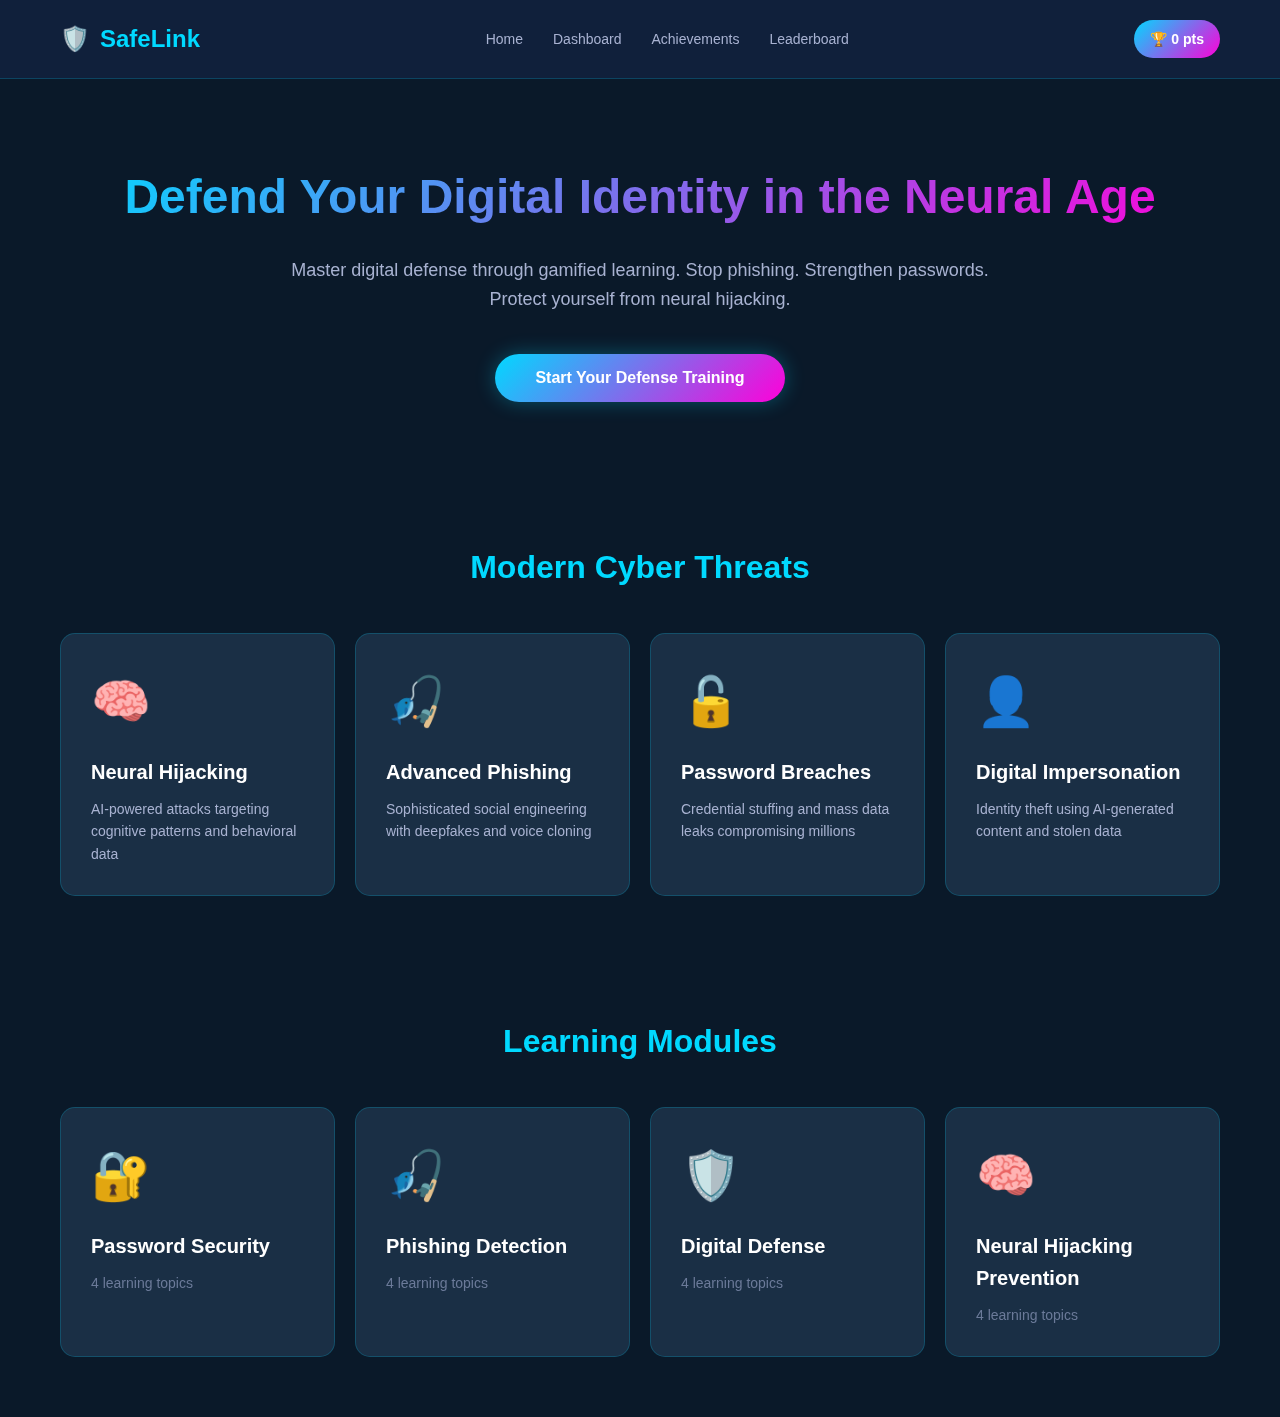
<file: index.html>
<!DOCTYPE html>
<html lang="en">
<head>
    <meta charset="UTF-8">
    <meta name="viewport" content="width=device-width, initial-scale=1.0">
    <title>SafeLink - Digital Safety Learning Hub</title>
    <style>
        /* Design System */
        :root {
            --bg-primary: #0A1929;
            --bg-secondary: #112240;
            --bg-card: #1A2F45;
            --cyan: #00D9FF;
            --purple: #FF00D9;
            --green: #00FF88;
            --orange: #FF6B00;
            --text-primary: #FFFFFF;
            --text-secondary: #A8B2D1;
            --text-dim: #6B7A99;
            --red: #FF4444;
            --yellow: #FFD700;
            --border: rgba(0, 217, 255, 0.2);
            --shadow: 0 8px 32px rgba(0, 0, 0, 0.3);
            --shadow-glow: 0 0 20px rgba(0, 217, 255, 0.3);
        }

        * {
            margin: 0;
            padding: 0;
            box-sizing: border-box;
        }

        body {
            font-family: -apple-system, BlinkMacSystemFont, '', sans-serif;
            background: var(--bg-primary);
            color: var(--text-primary);
            line-height: 1.6;
            overflow-x: hidden;
        }

        /* Neural Network Background Animation */
        .neural-bg {
            position: fixed;
            top: 0;
            left: 0;
            width: 100%;
            height: 100%;
            z-index: 0;
            pointer-events: none;
            overflow: hidden;
        }

        /*.neural-dot {
            position: absolute;
            width: 4px;
            height: 4px;
            background: var(--cyan);
            border-radius: 50%;
            opacity: 0.3;
            animation: pulse 3s ease-in-out infinite;
        }*/

        @keyframes pulse {
            0%, 100% { opacity: 0.3; transform: scale(1); }
            50% { opacity: 0.6; transform: scale(1.2); }
        }

        @keyframes glow {
            0%, 100% { box-shadow: 0 0 10px var(--cyan), 0 0 20px var(--cyan); }
            50% { box-shadow: 0 0 20px var(--cyan), 0 0 40px var(--cyan); }
        }

        @keyframes slideInUp {
            from {
                opacity: 0;
                transform: translateY(30px);
            }
            to {
                opacity: 1;
                transform: translateY(0);
            }
        }

        /* Container */
        .container {
            max-width: 1200px;
            margin: 0 auto;
            padding: 0 20px;
            position: relative;
            z-index: 1;
        }

        /* Header */
        .header {
            background: rgba(17, 34, 64, 0.8);
            backdrop-filter: blur(10px);
            padding: 20px 0;
            border-bottom: 1px solid var(--border);
            position: sticky;
            top: 0;
            z-index: 100;
        }

        .header-content {
            display: flex;
            justify-content: space-between;
            align-items: center;
            flex-wrap: wrap;
            gap: 20px;
        }

        .logo {
            font-size: 24px;
            font-weight: 700;
            color: var(--cyan);
            display: flex;
            align-items: center;
            gap: 10px;
        }

        .nav {
            display: flex;
            gap: 30px;
            flex-wrap: wrap;
        }

        .nav-link {
            color: var(--text-secondary);
            text-decoration: none;
            cursor: pointer;
            transition: color 0.3s;
            font-size: 14px;
        }

        .nav-link:hover, .nav-link.active {
            color: var(--cyan);
        }

        .security-score-badge {
            background: linear-gradient(135deg, var(--cyan), var(--purple));
            padding: 8px 16px;
            border-radius: 20px;
            font-weight: 600;
            font-size: 14px;
        }

        /* Page Sections */
        .page-section {
            display: none;
            animation: slideInUp 0.5s ease-out;
        }

        .page-section.active {
            display: block;
        }

        /* Landing Page */
        .hero {
            text-align: center;
            padding: 80px 20px;
            position: relative;
        }

        .hero h1 {
            font-size: 48px;
            font-weight: 700;
            margin-bottom: 20px;
            background: linear-gradient(135deg, var(--cyan), var(--purple));
            -webkit-background-clip: text;
            -webkit-text-fill-color: transparent;
            background-clip: text;
        }

        .hero p {
            font-size: 18px;
            color: var(--text-secondary);
            margin-bottom: 40px;
            max-width: 700px;
            margin-left: auto;
            margin-right: auto;
        }

        .btn-primary {
            background: linear-gradient(135deg, var(--cyan), var(--purple));
            color: var(--text-primary);
            padding: 15px 40px;
            border: none;
            border-radius: 30px;
            font-size: 16px;
            font-weight: 600;
            cursor: pointer;
            transition: all 0.3s;
            box-shadow: var(--shadow-glow);
        }

        .btn-primary:hover {
            transform: translateY(-2px);
            box-shadow: 0 0 30px rgba(0, 217, 255, 0.5);
        }

        .btn-secondary {
            background: var(--bg-secondary);
            color: var(--cyan);
            padding: 12px 30px;
            border: 1px solid var(--cyan);
            border-radius: 25px;
            font-size: 14px;
            font-weight: 600;
            cursor: pointer;
            transition: all 0.3s;
        }

        .btn-secondary:hover {
            background: rgba(0, 217, 255, 0.1);
        }

        /* Threats Grid */
        .threats-section {
            padding: 60px 20px;
        }

        .section-title {
            text-align: center;
            font-size: 32px;
            margin-bottom: 40px;
            color: var(--cyan);
        }

        .threats-grid, .modules-grid {
            display: grid;
            grid-template-columns: repeat(auto-fit, minmax(250px, 1fr));
            gap: 20px;
            margin-top: 30px;
        }

        .threat-card, .module-card {
            background: var(--bg-card);
            padding: 30px;
            border-radius: 15px;
            border: 1px solid var(--border);
            transition: all 0.3s;
            cursor: pointer;
        }

        .threat-card:hover, .module-card:hover {
            transform: translateY(-5px);
            box-shadow: var(--shadow-glow);
            border-color: var(--cyan);
        }

        .threat-icon, .module-icon {
            font-size: 48px;
            margin-bottom: 15px;
        }

        .threat-name, .module-name {
            font-size: 20px;
            font-weight: 600;
            margin-bottom: 10px;
        }

        .threat-desc {
            color: var(--text-secondary);
            font-size: 14px;
        }

        .module-topics {
            color: var(--text-dim);
            font-size: 14px;
            margin-top: 10px;
        }

        /* Dashboard */
        .dashboard {
            padding: 40px 20px;
        }

        .dashboard-grid {
            display: grid;
            grid-template-columns: repeat(auto-fit, minmax(300px, 1fr));
            gap: 20px;
            margin-bottom: 40px;
        }

        .dashboard-card {
            background: var(--bg-card);
            padding: 25px;
            border-radius: 15px;
            border: 1px solid var(--border);
        }

        .card-title {
            font-size: 18px;
            font-weight: 600;
            margin-bottom: 20px;
            display: flex;
            align-items: center;
            gap: 10px;
        }

        .score-display {
            font-size: 48px;
            font-weight: 700;
            color: var(--cyan);
            text-align: center;
            margin: 20px 0;
        }

        .score-breakdown {
            display: flex;
            flex-direction: column;
            gap: 10px;
        }

        .score-item {
            display: flex;
            justify-content: space-between;
            padding: 10px;
            background: var(--bg-secondary);
            border-radius: 8px;
        }

        .progress-stats {
            display: grid;
            grid-template-columns: repeat(3, 1fr);
            gap: 15px;
            text-align: center;
        }

        .stat-box {
            padding: 15px;
            background: var(--bg-secondary);
            border-radius: 10px;
        }

        .stat-value {
            font-size: 32px;
            font-weight: 700;
            color: var(--cyan);
        }

        .stat-label {
            font-size: 12px;
            color: var(--text-dim);
            margin-top: 5px;
        }

        .challenge-item {
            display: flex;
            justify-content: space-between;
            align-items: center;
            padding: 15px;
            background: var(--bg-secondary);
            border-radius: 10px;
            margin-bottom: 10px;
        }

        .challenge-info h4 {
            font-size: 16px;
            margin-bottom: 5px;
        }

        .challenge-meta {
            display: flex;
            gap: 10px;
            font-size: 12px;
            color: var(--text-dim);
        }

        .difficulty-badge {
            padding: 4px 10px;
            border-radius: 12px;
            font-size: 11px;
            font-weight: 600;
        }

        .difficulty-easy { background: rgba(0, 255, 136, 0.2); color: var(--green); }
        .difficulty-medium { background: rgba(255, 215, 0, 0.2); color: var(--yellow); }
        .difficulty-hard { background: rgba(255, 68, 68, 0.2); color: var(--red); }

        .points-badge {
            background: linear-gradient(135deg, var(--cyan), var(--purple));
            padding: 8px 15px;
            border-radius: 15px;
            font-weight: 600;
            font-size: 14px;
        }

        /* Learning Module View */
        .module-header {
            background: var(--bg-card);
            padding: 30px;
            border-radius: 15px;
            margin-bottom: 30px;
            border: 1px solid var(--border);
        }

        .module-title {
            font-size: 32px;
            display: flex;
            align-items: center;
            gap: 15px;
            margin-bottom: 15px;
        }

        .progress-bar {
            width: 100%;
            height: 10px;
            background: var(--bg-secondary);
            border-radius: 10px;
            overflow: hidden;
            margin-top: 15px;
        }

        .progress-fill {
            height: 100%;
            background: linear-gradient(90deg, var(--cyan), var(--purple));
            transition: width 0.5s ease;
        }

        .story-card {
            background: linear-gradient(135deg, rgba(0, 217, 255, 0.1), rgba(255, 0, 217, 0.1));
            padding: 20px;
            border-radius: 12px;
            border: 1px solid var(--border);
            margin-top: 15px;
            font-style: italic;
            color: var(--text-secondary);
        }

        .lessons-grid {
            display: grid;
            grid-template-columns: repeat(auto-fit, minmax(280px, 1fr));
            gap: 20px;
        }

        .lesson-card {
            background: var(--bg-card);
            padding: 25px;
            border-radius: 12px;
            border: 1px solid var(--border);
            transition: all 0.3s;
        }

        .lesson-card:hover {
            transform: translateY(-3px);
            border-color: var(--cyan);
        }

        .lesson-title {
            font-size: 18px;
            font-weight: 600;
            margin-bottom: 10px;
        }

        .lesson-meta {
            display: flex;
            gap: 15px;
            font-size: 13px;
            color: var(--text-dim);
            margin-bottom: 15px;
        }

        .lesson-status {
            display: flex;
            align-items: center;
            gap: 5px;
            color: var(--green);
            font-size: 13px;
            margin-bottom: 15px;
        }

        /* Quiz Section */
        .quiz-container {
            max-width: 800px;
            margin: 0 auto;
            padding: 40px 20px;
        }

        .quiz-header {
            text-align: center;
            margin-bottom: 40px;
        }

        .quiz-progress {
            font-size: 14px;
            color: var(--text-dim);
            margin-bottom: 10px;
        }

        .quiz-score {
            font-size: 24px;
            font-weight: 700;
            color: var(--cyan);
        }

        .question-card {
            background: var(--bg-card);
            padding: 30px;
            border-radius: 15px;
            border: 1px solid var(--border);
            margin-bottom: 20px;
        }

        .question-text {
            font-size: 20px;
            font-weight: 600;
            margin-bottom: 25px;
        }

        .options-list {
            display: flex;
            flex-direction: column;
            gap: 12px;
        }

        .option-btn {
            background: var(--bg-secondary);
            padding: 15px 20px;
            border: 2px solid var(--border);
            border-radius: 10px;
            text-align: left;
            cursor: pointer;
            transition: all 0.3s;
            color: var(--text-primary);
            font-size: 16px;
        }

        .option-btn:hover {
            border-color: var(--cyan);
            background: rgba(0, 217, 255, 0.1);
        }

        .option-btn.selected {
            border-color: var(--cyan);
            background: rgba(0, 217, 255, 0.2);
        }

        .option-btn.correct {
            border-color: var(--green);
            background: rgba(0, 255, 136, 0.2);
        }

        .option-btn.incorrect {
            border-color: var(--red);
            background: rgba(255, 68, 68, 0.2);
        }

        .option-btn:disabled {
            cursor: not-allowed;
            opacity: 0.6;
        }

        .feedback-box {
            background: var(--bg-secondary);
            padding: 20px;
            border-radius: 10px;
            margin-top: 20px;
            border-left: 4px solid var(--cyan);
        }

        .feedback-box.correct {
            border-left-color: var(--green);
        }

        .feedback-box.incorrect {
            border-left-color: var(--red);
        }

        /* Phishing Quiz */
        .email-container {
            background: var(--bg-card);
            border-radius: 12px;
            border: 1px solid var(--border);
            overflow: hidden;
            margin-bottom: 25px;
        }

        .email-header {
            background: var(--bg-secondary);
            padding: 20px;
            border-bottom: 1px solid var(--border);
        }

        .email-field {
            margin-bottom: 10px;
            font-size: 14px;
        }

        .email-field strong {
            color: var(--cyan);
            margin-right: 10px;
        }

        .email-body {
            padding: 25px;
            line-height: 1.8;
        }

        .red-flags-section {
            background: var(--bg-card);
            padding: 20px;
            border-radius: 12px;
            border: 1px solid var(--border);
            margin-bottom: 20px;
        }

        .red-flags-title {
            font-size: 16px;
            font-weight: 600;
            margin-bottom: 15px;
            color: var(--orange);
        }

        .checkbox-item {
            display: flex;
            align-items: center;
            gap: 10px;
            margin-bottom: 10px;
            cursor: pointer;
        }

        .checkbox-item input[type="checkbox"] {
            width: 18px;
            height: 18px;
            cursor: pointer;
        }

        .answer-buttons {
            display: flex;
            gap: 15px;
            margin-bottom: 20px;
        }

        .answer-btn {
            flex: 1;
            padding: 15px;
            border-radius: 10px;
            border: 2px solid var(--border);
            background: var(--bg-secondary);
            color: var(--text-primary);
            font-size: 16px;
            font-weight: 600;
            cursor: pointer;
            transition: all 0.3s;
        }

        .answer-btn:hover {
            border-color: var(--cyan);
            background: rgba(0, 217, 255, 0.1);
        }

        .answer-btn.selected {
            border-color: var(--cyan);
            background: rgba(0, 217, 255, 0.2);
        }

        /* Password Strength Checker */
        .password-checker {
            max-width: 700px;
            margin: 0 auto;
            padding: 40px 20px;
        }

        .password-input-group {
            margin-bottom: 30px;
        }

        .password-input {
            width: 100%;
            padding: 15px;
            font-size: 16px;
            background: var(--bg-secondary);
            border: 2px solid var(--border);
            border-radius: 10px;
            color: var(--text-primary);
            margin-bottom: 15px;
        }

        .password-input:focus {
            outline: none;
            border-color: var(--cyan);
        }

        .strength-meter {
            height: 12px;
            background: var(--bg-secondary);
            border-radius: 10px;
            overflow: hidden;
            margin-bottom: 10px;
        }

        .strength-fill {
            height: 100%;
            transition: all 0.3s;
            border-radius: 10px;
        }

        .strength-weak { background: var(--red); width: 33%; }
        .strength-medium { background: var(--yellow); width: 66%; }
        .strength-strong { background: var(--green); width: 100%; }

        .strength-label {
            font-size: 14px;
            font-weight: 600;
        }

        .strength-feedback {
            background: var(--bg-card);
            padding: 20px;
            border-radius: 10px;
            border: 1px solid var(--border);
            margin-top: 20px;
        }

        .feedback-item {
            display: flex;
            align-items: center;
            gap: 10px;
            margin-bottom: 10px;
            font-size: 14px;
        }

        .tips-sidebar {
            background: var(--bg-card);
            padding: 25px;
            border-radius: 12px;
            border: 1px solid var(--border);
            margin-top: 30px;
        }

        .tips-title {
            font-size: 18px;
            font-weight: 600;
            margin-bottom: 15px;
            color: var(--cyan);
        }

        .tip-item {
            padding: 10px 0;
            border-bottom: 1px solid var(--border);
            font-size: 14px;
            color: var(--text-secondary);
        }

        .tip-item:last-child {
            border-bottom: none;
        }

        /* Achievements Page */
        .achievements-grid {
            display: grid;
            grid-template-columns: repeat(auto-fill, minmax(250px, 1fr));
            gap: 20px;
            padding: 40px 20px;
        }

        .achievement-card {
            background: var(--bg-card);
            padding: 25px;
            border-radius: 12px;
            border: 2px solid var(--border);
            text-align: center;
            transition: all 0.3s;
        }

        .achievement-card.unlocked {
            border-color: var(--cyan);
        }

        .achievement-card.locked {
            opacity: 0.4;
            filter: grayscale(1);
        }

        .achievement-icon {
            font-size: 64px;
            margin-bottom: 15px;
        }

        .achievement-name {
            font-size: 18px;
            font-weight: 600;
            margin-bottom: 10px;
        }

        .achievement-desc {
            font-size: 13px;
            color: var(--text-secondary);
            margin-bottom: 15px;
        }

        .achievement-points {
            color: var(--cyan);
            font-weight: 600;
        }

        .achievement-progress {
            margin-top: 15px;
            font-size: 12px;
            color: var(--text-dim);
        }

        /* Leaderboard */
        .leaderboard-container {
            max-width: 800px;
            margin: 0 auto;
            padding: 40px 20px;
        }

        .leaderboard-tabs {
            display: flex;
            gap: 10px;
            margin-bottom: 30px;
            justify-content: center;
        }

        .tab-btn {
            padding: 12px 30px;
            background: var(--bg-secondary);
            border: 1px solid var(--border);
            border-radius: 25px;
            color: var(--text-secondary);
            cursor: pointer;
            transition: all 0.3s;
        }

        .tab-btn.active {
            background: linear-gradient(135deg, var(--cyan), var(--purple));
            color: var(--text-primary);
            border-color: transparent;
        }

        .leaderboard-list {
            display: flex;
            flex-direction: column;
            gap: 15px;
        }

        .leaderboard-item {
            background: var(--bg-card);
            padding: 20px;
            border-radius: 12px;
            border: 1px solid var(--border);
            display: flex;
            align-items: center;
            gap: 20px;
            transition: all 0.3s;
        }

        .leaderboard-item:hover {
            border-color: var(--cyan);
        }

        .leaderboard-item.current-user {
            background: linear-gradient(135deg, rgba(0, 217, 255, 0.1), rgba(255, 0, 217, 0.1));
            border-color: var(--cyan);
        }

        .rank-number {
            font-size: 24px;
            font-weight: 700;
            color: var(--cyan);
            min-width: 40px;
        }

        .rank-number.top3 {
            font-size: 32px;
        }

        .user-info {
            flex: 1;
        }

        .username {
            font-size: 18px;
            font-weight: 600;
            margin-bottom: 5px;
        }

        .user-stats {
            font-size: 13px;
            color: var(--text-dim);
        }

        .user-score {
            font-size: 24px;
            font-weight: 700;
            color: var(--cyan);
        }

        /* Notification Toast */
        .toast {
            position: fixed;
            top: 100px;
            right: 30px;
            background: linear-gradient(135deg, var(--cyan), var(--purple));
            padding: 20px 25px;
            border-radius: 12px;
            box-shadow: var(--shadow);
            z-index: 1000;
            animation: slideInRight 0.5s ease-out;
            display: none;
        }

        .toast.show {
            display: block;
        }

        @keyframes slideInRight {
            from {
                transform: translateX(400px);
                opacity: 0;
            }
            to {
                transform: translateX(0);
                opacity: 1;
            }
        }

        .toast-content {
            display: flex;
            align-items: center;
            gap: 15px;
        }

        .toast-icon {
            font-size: 32px;
        }

        .toast-text h4 {
            font-size: 16px;
            margin-bottom: 5px;
        }

        .toast-text p {
            font-size: 13px;
            opacity: 0.9;
        }

        /* Responsive Design */
        @media (max-width: 768px) {
            .hero h1 {
                font-size: 32px;
            }

            .hero p {
                font-size: 16px;
            }

            .section-title {
                font-size: 24px;
            }

            .nav {
                gap: 15px;
            }

            .nav-link {
                font-size: 12px;
            }

            .dashboard-grid, .threats-grid, .modules-grid {
                grid-template-columns: 1fr;
            }

            .answer-buttons {
                flex-direction: column;
            }

            .toast {
                right: 10px;
                left: 10px;
            }
        }

        /* Utility Classes */
        .hidden {
            display: none !important;
        }

        .text-center {
            text-align: center;
        }

        .mb-20 {
            margin-bottom: 20px;
        }

        .mb-30 {
            margin-bottom: 30px;
        }

        .mt-30 {
            margin-top: 30px;
        }
    </style>
</head>
<body>
    <!-- Neural Network Background -->
    <div class="neural-bg" id="neuralBg"></div>

    <!-- Toast Notification -->
    <div class="toast" id="toast">
        <div class="toast-content">
            <div class="toast-icon" id="toastIcon">🏆</div>
            <div class="toast-text">
                <h4 id="toastTitle">Achievement Unlocked!</h4>
                <p id="toastMessage">You earned a new badge</p>
            </div>
        </div>
    </div>

    <!-- Header -->
    <header class="header">
        <div class="container">
            <div class="header-content">
                <div class="logo">
                    <span>🛡️</span>
                    <span>SafeLink</span>
                </div>
                <nav class="nav">
                    <a class="nav-link" onclick="navigateTo('landing')">Home</a>
                    <a class="nav-link" onclick="navigateTo('dashboard')">Dashboard</a>
                    <a class="nav-link" onclick="navigateTo('achievements')">Achievements</a>
                    <a class="nav-link" onclick="navigateTo('leaderboard')">Leaderboard</a>
                </nav>
                <div class="security-score-badge" id="headerScore">
                    🏆 <span id="headerScoreValue">0</span> pts
                </div>
            </div>
        </div>
    </header>

    <!-- Landing Page -->
    <section id="landing" class="page-section active">
        <div class="hero">
            <div class="container">
                <h1>Defend Your Digital Identity in the Neural Age</h1>
                <p>Master digital defense through gamified learning. Stop phishing. Strengthen passwords. Protect yourself from neural hijacking.</p>
                <button class="btn-primary" onclick="navigateTo('dashboard')">Start Your Defense Training</button>
            </div>
        </div>

        <div class="threats-section">
            <div class="container">
                <h2 class="section-title">Modern Cyber Threats</h2>
                <div class="threats-grid" id="threatsGrid"></div>
            </div>
        </div>

        <div class="threats-section">
            <div class="container">
                <h2 class="section-title">Learning Modules</h2>
                <div class="modules-grid" id="modulesPreview"></div>
            </div>
        </div>
    </section>

    <!-- Dashboard -->
    <section id="dashboard" class="page-section">
        <div class="container dashboard">
            <h2 class="section-title">Your Security Command Center</h2>
            
            <div class="dashboard-grid">
                <!-- Security Score -->
                <div class="dashboard-card">
                    <h3 class="card-title">🏆 Security Score</h3>
                    <div class="score-display" id="totalScore">0</div>
                    <div class="score-breakdown">
                        <div class="score-item">
                            <span>Password Security</span>
                            <span id="passwordPoints">0 pts</span>
                        </div>
                        <div class="score-item">
                            <span>Phishing Detection</span>
                            <span id="phishingPoints">0 pts</span>
                        </div>
                        <div class="score-item">
                            <span>Achievements</span>
                            <span id="achievementPoints">0 pts</span>
                        </div>
                    </div>
                </div>

                <!-- Learning Progress -->
                <div class="dashboard-card">
                    <h3 class="card-title">📊 Learning Progress</h3>
                    <div class="progress-stats">
                        <div class="stat-box">
                            <div class="stat-value" id="modulesCompleted">0</div>
                            <div class="stat-label">Modules Done</div>
                        </div>
                        <div class="stat-box">
                            <div class="stat-value" id="challengesWon">0</div>
                            <div class="stat-label">Challenges Won</div>
                        </div>
                        <div class="stat-box">
                            <div class="stat-value" id="currentStreak">0</div>
                            <div class="stat-label">Day Streak</div>
                        </div>
                    </div>
                </div>

                <!-- User Level -->
                <div class="dashboard-card">
                    <h3 class="card-title">⚡ Your Level</h3>
                    <div class="score-display" style="font-size: 32px;" id="userLevel">Novice</div>
                    <div class="progress-bar">
                        <div class="progress-fill" id="levelProgress" style="width: 0%"></div>
                    </div>
                    <p class="text-center" style="margin-top: 15px; font-size: 14px; color: var(--text-dim);" id="levelDescription">Complete more challenges to rank up!</p>
                </div>
            </div>

            <!-- Today's Challenges -->
            <div class="dashboard-card mb-30">
                <h3 class="card-title">🎯 Today's Challenges</h3>
                <div id="challengesList"></div>
            </div>

            <!-- Recommended Module -->
            <div class="dashboard-card mb-30">
                <h3 class="card-title">💡 Recommended for You</h3>
                <div id="recommendedModule"></div>
            </div>

            <!-- All Modules -->
            <h2 class="section-title mt-30">All Learning Modules</h2>
            <div class="modules-grid" id="allModules"></div>
        </div>
    </section>

    <!-- Module View -->
    <section id="moduleView" class="page-section">
        <div class="container" style="padding: 40px 20px;">
            <button class="btn-secondary mb-20" onclick="navigateTo('dashboard')">← Back to Dashboard</button>
            
            <div class="module-header" id="moduleHeader"></div>
            
            <div class="lessons-grid" id="lessonsGrid"></div>
        </div>
    </section>

    <!-- Lesson & Quiz View -->
    <section id="lessonView" class="page-section">
        <div class="quiz-container">
            <button class="btn-secondary mb-20" onclick="backToModule()">← Back to Module</button>
            
            <div class="quiz-header">
                <h2 id="lessonTitle">Lesson Title</h2>
                <div class="quiz-progress" id="quizProgress">Question 1 of 3</div>
                <div class="quiz-score">Score: <span id="quizScore">0</span> pts</div>
            </div>

            <div id="quizContent"></div>
        </div>
    </section>

    <!-- Phishing Quiz -->
    <section id="phishingQuiz" class="page-section">
        <div class="quiz-container">
            <button class="btn-secondary mb-20" onclick="navigateTo('dashboard')">← Back to Dashboard</button>
            
            <div class="quiz-header">
                <h2>🎣 Phishing Detection Challenge</h2>
                <div class="quiz-progress" id="phishingProgress">Email 1 of 3</div>
                <div class="quiz-score">Score: <span id="phishingScore">0</span> pts</div>
            </div>

            <div id="phishingContent"></div>
        </div>
    </section>

    <!-- Password Strength Checker -->
    <section id="passwordChecker" class="page-section">
        <div class="password-checker">
            <button class="btn-secondary mb-20" onclick="navigateTo('dashboard')">← Back to Dashboard</button>
            
            <h2 class="section-title">🔐 Password Strength Challenge</h2>
            <p class="text-center" style="color: var(--text-secondary); margin-bottom: 40px;">Create strong passwords and learn what makes them secure</p>

            <div class="password-input-group">
                <label style="font-size: 16px; font-weight: 600; margin-bottom: 10px; display: block;">Enter a password to test:</label>
                <input type="text" class="password-input" id="passwordInput" placeholder="Type your password here..." oninput="checkPasswordStrength()">
                
                <div class="strength-meter">
                    <div class="strength-fill" id="strengthFill"></div>
                </div>
                <div class="strength-label" id="strengthLabel">Enter a password to see its strength</div>
            </div>

            <div class="strength-feedback" id="passwordFeedback"></div>

            <div class="tips-sidebar">
                <h3 class="tips-title">💡 Password Security Tips</h3>
                <div class="tip-item">✓ Use at least 16 characters</div>
                <div class="tip-item">✓ Mix uppercase, lowercase, numbers, and symbols</div>
                <div class="tip-item">✓ Avoid common words and personal information</div>
                <div class="tip-item">✓ Use a unique password for each account</div>
                <div class="tip-item">✓ Consider using a password manager</div>
                <div class="tip-item">✓ Enable multi-factor authentication</div>
            </div>

            <div class="text-center mt-30">
                <button class="btn-primary" onclick="completePasswordChallenge()">Complete Challenge (+50 pts)</button>
            </div>
        </div>
    </section>

    <!-- Achievements -->
    <section id="achievements" class="page-section">
        <div class="container">
            <h2 class="section-title" style="margin-top: 40px;">🏆 Your Achievements</h2>
            <div class="text-center mb-30">
                <div style="font-size: 48px; font-weight: 700; color: var(--cyan);" id="totalAchievementPoints">0 pts</div>
                <p style="color: var(--text-secondary);">Total Achievement Points</p>
            </div>
            <div class="achievements-grid" id="achievementsGrid"></div>
        </div>
    </section>

    <!-- Leaderboard -->
    <section id="leaderboard" class="page-section">
        <div class="leaderboard-container">
            <h2 class="section-title">🏅 Global Leaderboard</h2>
            
            <div class="leaderboard-tabs">
                <button class="tab-btn active" onclick="switchLeaderboard('weekly')">Weekly</button>
                <button class="tab-btn" onclick="switchLeaderboard('monthly')">Monthly</button>
            </div>

            <div class="leaderboard-list" id="leaderboardList"></div>
        </div>
    </section>

    <script>
        // ==================== DATA MODELS ====================
        const gameData = {
            landingPage: {
                threats: [
                    { name: "Neural Hijacking", icon: "🧠", description: "AI-powered attacks targeting cognitive patterns and behavioral data" },
                    { name: "Advanced Phishing", icon: "🎣", description: "Sophisticated social engineering with deepfakes and voice cloning" },
                    { name: "Password Breaches", icon: "🔓", description: "Credential stuffing and mass data leaks compromising millions" },
                    { name: "Digital Impersonation", icon: "👤", description: "Identity theft using AI-generated content and stolen data" }
                ],
                modulesPreview: [
                    { icon: "🔐", name: "Password Security", topics: 4, color: "#00D9FF" },
                    { icon: "🎣", name: "Phishing Detection", topics: 4, color: "#FF00D9" },
                    { icon: "🛡️", name: "Digital Defense", topics: 4, color: "#00FF88" },
                    { icon: "🧠", name: "Neural Hijacking Prevention", topics: 4, color: "#FF6B00" }
                ]
            },
            modules: [
                {
                    id: "password-security",
                    name: "Password Security Fortress",
                    icon: "🔐",
                    color: "#00D9FF",
                    story: "In 2025, password breaches exposed 5 billion credentials. Are yours safe?",
                    lessons: [
                        {
                            title: "Creating Unbreakable Passwords",
                            duration: "8 min",
                            quizQuestions: [
                                {
                                    question: "Which password is strongest?",
                                    options: ["Password123!", "MyDog2024", "T7$mK9@pL2nQ5", "johnsmith1990"],
                                    correct: 2,
                                    explanation: "Option 3 uses random characters, numbers, and symbols with no dictionary words."
                                },
                                {
                                    question: "How long should a strong password be?",
                                    options: ["8 characters", "12 characters", "16+ characters", "No limit needed"],
                                    correct: 2,
                                    explanation: "Security experts recommend 16+ characters for maximum protection."
                                }
                            ]
                        },
                        {
                            title: "Password Manager Mastery",
                            duration: "10 min",
                            quizQuestions: [
                                {
                                    question: "What is the main benefit of a password manager?",
                                    options: ["Remembers passwords for you", "Generates strong passwords", "Encrypts your passwords", "All of the above"],
                                    correct: 3,
                                    explanation: "Password managers provide all these benefits, making them essential security tools."
                                }
                            ]
                        },
                        {
                            title: "Multi-Factor Authentication",
                            duration: "12 min",
                            quizQuestions: [
                                {
                                    question: "Which MFA method is most secure?",
                                    options: ["SMS codes", "Email codes", "Authenticator app", "Security questions"],
                                    correct: 2,
                                    explanation: "Authenticator apps are more secure than SMS, which can be intercepted."
                                }
                            ]
                        },
                        {
                            title: "Defending Against Credential Attacks",
                            duration: "15 min",
                            quizQuestions: [
                                {
                                    question: "What is credential stuffing?",
                                    options: ["Creating too many passwords", "Using leaked passwords on multiple sites", "Sharing passwords with friends", "Writing passwords down"],
                                    correct: 1,
                                    explanation: "Credential stuffing uses leaked username/password pairs to access accounts on other sites."
                                }
                            ]
                        }
                    ]
                },
                {
                    id: "phishing-detection",
                    name: "Phishing Detection Academy",
                    icon: "🎣",
                    color: "#FF00D9",
                    story: "A colleague's email seems urgent. But something feels off. Can you spot the trap?",
                    lessons: [
                        {
                            title: "Spotting Email Red Flags",
                            duration: "10 min",
                            quizQuestions: [
                                {
                                    question: "Which is a common phishing red flag?",
                                    options: ["Urgent deadline", "Personalized greeting", "Company logo", "Proper grammar"],
                                    correct: 0,
                                    explanation: "Urgency is a classic phishing tactic to pressure victims into acting quickly."
                                }
                            ]
                        },
                        {
                            title: "URL Inspection Techniques",
                            duration: "8 min",
                            quizQuestions: [
                                {
                                    question: "Which domain is suspicious?",
                                    options: ["amazon.com", "amaz0n.com", "www.amazon.com", "amazon.co.uk"],
                                    correct: 1,
                                    explanation: "The zero (0) replacing the 'o' is a common phishing technique called typosquatting."
                                }
                            ]
                        },
                        {
                            title: "Social Engineering Tactics",
                            duration: "12 min",
                            quizQuestions: [
                                {
                                    question: "What is pretexting in phishing?",
                                    options: ["Sending random emails", "Creating a false scenario to gain trust", "Using technical jargon", "Spoofing email addresses"],
                                    correct: 1,
                                    explanation: "Pretexting involves creating a believable scenario to manipulate the victim."
                                }
                            ]
                        },
                        {
                            title: "Advanced Phishing Defense",
                            duration: "15 min",
                            quizQuestions: [
                                {
                                    question: "How can you verify a suspicious email?",
                                    options: ["Click the link to check", "Reply to the sender", "Contact the company through official channels", "Forward to friends"],
                                    correct: 2,
                                    explanation: "Always verify through official channels, never through the suspicious email itself."
                                }
                            ]
                        }
                    ]
                }
            ],
            phishingScenarios: [
                {
                    id: 1,
                    from: "security@paypa1-verify.com",
                    subject: "URGENT: Verify your account now",
                    body: "Your account has been locked due to suspicious activity. Click here to verify immediately or your account will be permanently deleted within 24 hours.",
                    isPhishing: true,
                    redFlags: [
                        "Misspelled domain (paypa1 vs paypal)",
                        "Urgent language and threats",
                        "Generic greeting",
                        "Suspicious link"
                    ],
                    explanation: "This is a classic phishing attempt using urgency, fear tactics, and domain spoofing."
                },
                {
                    id: 2,
                    from: "team@github.com",
                    subject: "Your pull request was merged",
                    body: "Hi Sarah, John Doe merged your pull request #1234 'Fix login bug' into the main branch. View details in your repository.",
                    isPhishing: false,
                    redFlags: [],
                    explanation: "This is legitimate: proper domain, personalized content, specific details, and no urgency or suspicious links."
                },
                {
                    id: 3,
                    from: "admin@yourbank-secure.net",
                    subject: "Account Alert: Unusual Activity Detected",
                    body: "We noticed unusual activity on your account. Please verify your identity by clicking the link below and entering your account credentials.",
                    isPhishing: true,
                    redFlags: [
                        "Wrong domain (banks use specific domains)",
                        "Asking for credentials via email",
                        "Vague 'unusual activity'",
                        "Pressure to act immediately"
                    ],
                    explanation: "Banks never ask for credentials via email. The domain is fake and designed to steal your login."
                }
            ],
            achievements: [
                { name: "First Steps", icon: "🎯", description: "Complete your first lesson", points: 10, requirement: 1, type: 'lessons' },
                { name: "Phish Slayer", icon: "🎣", description: "Identify 10 phishing emails correctly", points: 50, requirement: 10, type: 'phishing' },
                { name: "Password Master", icon: "🔐", description: "Pass all password security lessons", points: 50, requirement: 4, type: 'password-module' },
                { name: "Week Warrior", icon: "🔥", description: "7-day learning streak", points: 100, requirement: 7, type: 'streak' },
                { name: "Neural Defender", icon: "🧠", description: "Complete Neural Hijacking module", points: 200, requirement: 1, type: 'neural-module' },
                { name: "Security Champion", icon: "🏆", description: "Reach 1000+ security points", points: 500, requirement: 1000, type: 'points' }
            ],
            leaderboard: [
                { rank: 1, username: "CyberGuardian", score: 2450, badges: 12 },
                { rank: 2, username: "DigitalDefender", score: 2280, badges: 11 },
                { rank: 3, username: "PhishHunter", score: 2150, badges: 10 },
                { rank: 4, username: "SecurityNinja", score: 1920, badges: 9 },
                { rank: 5, username: "CyberSentinel", score: 1875, badges: 9 }
            ]
        };

        // User Progress State
        const userProgress = {
            totalScore: 0,
            passwordPoints: 0,
            phishingPoints: 0,
            achievementPoints: 0,
            modulesCompleted: 0,
            challengesWon: 0,
            currentStreak: 0,
            lessonsCompleted: [],
            phishingCorrect: 0,
            unlockedAchievements: [],
            moduleProgress: {}
        };

        let currentModule = null;
        let currentLesson = null;
        let currentQuestionIndex = 0;
        let currentQuizScore = 0;
        let currentPhishingIndex = 0;
        let currentPhishingScore = 0;
        let selectedAnswer = null;

        // ==================== INITIALIZATION ====================
        function init() {
            createNeuralBackground();
            renderLandingPage();
            updateAllScores();
        }

        function createNeuralBackground() {
            const bg = document.getElementById('neuralBg');
            const dotCount = 30;
            
            for (let i = 0; i < dotCount; i++) {
                const dot = document.createElement('div');
                dot.className = 'neural-dot';
                dot.style.left = Math.random() * 100 + '%';
                dot.style.top = Math.random() * 100 + '%';
                dot.style.animationDelay = Math.random() * 3 + 's';
                bg.appendChild(dot);
            }
        }

        // ==================== NAVIGATION ====================
        function navigateTo(page) {
            document.querySelectorAll('.page-section').forEach(section => {
                section.classList.remove('active');
            });
            document.getElementById(page).classList.add('active');
            
            document.querySelectorAll('.nav-link').forEach(link => {
                link.classList.remove('active');
            });

            // Update active nav link
            const navLinks = document.querySelectorAll('.nav-link');
            if (page === 'landing') navLinks[0].classList.add('active');
            else if (page === 'dashboard') navLinks[1].classList.add('active');
            else if (page === 'achievements') navLinks[2].classList.add('active');
            else if (page === 'leaderboard') navLinks[3].classList.add('active');

            // Render page-specific content
            if (page === 'dashboard') renderDashboard();
            else if (page === 'achievements') renderAchievements();
            else if (page === 'leaderboard') renderLeaderboard();

            window.scrollTo(0, 0);
        }

        // ==================== LANDING PAGE ====================
        function renderLandingPage() {
            // Render threats
            const threatsGrid = document.getElementById('threatsGrid');
            threatsGrid.innerHTML = gameData.landingPage.threats.map(threat => `
                <div class="threat-card">
                    <div class="threat-icon">${threat.icon}</div>
                    <div class="threat-name">${threat.name}</div>
                    <div class="threat-desc">${threat.description}</div>
                </div>
            `).join('');

            // Render modules preview
            const modulesPreview = document.getElementById('modulesPreview');
            modulesPreview.innerHTML = gameData.landingPage.modulesPreview.map(module => `
                <div class="module-card">
                    <div class="module-icon">${module.icon}</div>
                    <div class="module-name">${module.name}</div>
                    <div class="module-topics">${module.topics} learning topics</div>
                </div>
            `).join('');
        }

        // ==================== DASHBOARD ====================
        function renderDashboard() {
            updateAllScores();
            renderChallenges();
            renderRecommendedModule();
            renderAllModules();
        }

        function renderChallenges() {
            const challenges = [
                { title: "Phishing Email Detection", difficulty: "easy", points: 30, action: () => navigateTo('phishingQuiz') },
                { title: "Password Strength Test", difficulty: "medium", points: 50, action: () => navigateTo('passwordChecker') },
                { title: "Advanced Threat Quiz", difficulty: "hard", points: 100, action: () => alert('This challenge is coming soon!') }
            ];

            const challengesList = document.getElementById('challengesList');
            challengesList.innerHTML = challenges.map((challenge, index) => `
                <div class="challenge-item">
                    <div class="challenge-info">
                        <h4>${challenge.title}</h4>
                        <div class="challenge-meta">
                            <span class="difficulty-badge difficulty-${challenge.difficulty}">${challenge.difficulty.toUpperCase()}</span>
                            <span>⏱️ 10-15 min</span>
                        </div>
                    </div>
                    <button class="points-badge" onclick="startChallenge(${index})">
                        +${challenge.points} pts
                    </button>
                </div>
            `).join('');

            window.startChallenge = function(index) {
                challenges[index].action();
            };
        }

        function renderRecommendedModule() {
            const recommended = gameData.modules[0];
            const progress = userProgress.moduleProgress[recommended.id] || 0;
            
            document.getElementById('recommendedModule').innerHTML = `
                <div class="challenge-item">
                    <div class="challenge-info">
                        <h4>${recommended.icon} ${recommended.name}</h4>
                        <div class="challenge-meta">
                            <span>📚 ${recommended.lessons.length} lessons</span>
                            <span>Progress: ${progress}%</span>
                        </div>
                    </div>
                    <button class="btn-secondary" onclick="openModule('${recommended.id}')">
                        Start Learning
                    </button>
                </div>
            `;
        }

        function renderAllModules() {
            const allModules = document.getElementById('allModules');
            allModules.innerHTML = gameData.modules.map(module => {
                const progress = userProgress.moduleProgress[module.id] || 0;
                return `
                    <div class="module-card" onclick="openModule('${module.id}')">
                        <div class="module-icon">${module.icon}</div>
                        <div class="module-name">${module.name}</div>
                        <div class="module-topics">${module.lessons.length} lessons</div>
                        <div class="progress-bar" style="margin-top: 15px;">
                            <div class="progress-fill" style="width: ${progress}%; background: ${module.color};"></div>
                        </div>
                    </div>
                `;
            }).join('');
        }

        // ==================== MODULE VIEW ====================
        function openModule(moduleId) {
            currentModule = gameData.modules.find(m => m.id === moduleId);
            if (!currentModule) return;

            const progress = userProgress.moduleProgress[moduleId] || 0;
            
            document.getElementById('moduleHeader').innerHTML = `
                <div class="module-title">
                    <span>${currentModule.icon}</span>
                    <span>${currentModule.name}</span>
                </div>
                <div class="story-card">${currentModule.story}</div>
                <div class="progress-bar">
                    <div class="progress-fill" style="width: ${progress}%; background: ${currentModule.color};"></div>
                </div>
                <div style="text-align: center; margin-top: 10px; font-size: 14px; color: var(--text-dim);">
                    ${progress}% Complete
                </div>
            `;

            const lessonsGrid = document.getElementById('lessonsGrid');
            lessonsGrid.innerHTML = currentModule.lessons.map((lesson, index) => {
                const lessonKey = `${moduleId}-${index}`;
                const completed = userProgress.lessonsCompleted.includes(lessonKey);
                
                return `
                    <div class="lesson-card">
                        <div class="lesson-title">${lesson.title}</div>
                        <div class="lesson-meta">
                            <span>⏱️ ${lesson.duration}</span>
                            <span>📝 ${lesson.quizQuestions.length} questions</span>
                        </div>
                        ${completed ? '<div class="lesson-status">✓ Completed</div>' : ''}
                        <button class="btn-primary" onclick="startLesson(${index})" style="width: 100%;">
                            ${completed ? 'Review Lesson' : 'Start Lesson'}
                        </button>
                    </div>
                `;
            }).join('');

            navigateTo('moduleView');
        }

        function backToModule() {
            if (currentModule) {
                openModule(currentModule.id);
            }
        }

        // ==================== LESSON & QUIZ ====================
        function startLesson(lessonIndex) {
            currentLesson = currentModule.lessons[lessonIndex];
            currentQuestionIndex = 0;
            currentQuizScore = 0;
            selectedAnswer = null;

            document.getElementById('lessonTitle').textContent = currentLesson.title;
            renderQuizQuestion();
            navigateTo('lessonView');
        }

        function renderQuizQuestion() {
            const question = currentLesson.quizQuestions[currentQuestionIndex];
            const totalQuestions = currentLesson.quizQuestions.length;

            document.getElementById('quizProgress').textContent = `Question ${currentQuestionIndex + 1} of ${totalQuestions}`;
            document.getElementById('quizScore').textContent = currentQuizScore;

            document.getElementById('quizContent').innerHTML = `
                <div class="question-card">
                    <div class="question-text">${question.question}</div>
                    <div class="options-list">
                        ${question.options.map((option, index) => `
                            <button class="option-btn" onclick="selectAnswer(${index})" id="option-${index}">
                                ${option}
                            </button>
                        `).join('')}
                    </div>
                    <div id="feedback" class="hidden"></div>
                </div>
                <div class="text-center mt-30">
                    <button class="btn-primary" onclick="submitAnswer()" id="submitBtn">Submit Answer</button>
                </div>
            `;
        }

        function selectAnswer(index) {
            selectedAnswer = index;
            document.querySelectorAll('.option-btn').forEach((btn, i) => {
                btn.classList.remove('selected');
                if (i === index) btn.classList.add('selected');
            });
        }

        function submitAnswer() {
            if (selectedAnswer === null) {
                alert('Please select an answer');
                return;
            }

            const question = currentLesson.quizQuestions[currentQuestionIndex];
            const isCorrect = selectedAnswer === question.correct;
            
            if (isCorrect) {
                currentQuizScore += 20;
                userProgress.passwordPoints += 20;
            }

            // Show feedback
            document.querySelectorAll('.option-btn').forEach((btn, i) => {
                btn.disabled = true;
                if (i === question.correct) {
                    btn.classList.add('correct');
                } else if (i === selectedAnswer && !isCorrect) {
                    btn.classList.add('incorrect');
                }
            });

            const feedbackDiv = document.getElementById('feedback');
            feedbackDiv.className = `feedback-box ${isCorrect ? 'correct' : 'incorrect'}`;
            feedbackDiv.innerHTML = `
                <h4>${isCorrect ? '✓ Correct!' : '✗ Incorrect'}</h4>
                <p>${question.explanation}</p>
            `;
            feedbackDiv.classList.remove('hidden');

            document.getElementById('submitBtn').textContent = 'Next Question';
            document.getElementById('submitBtn').onclick = nextQuestion;
        }

        function nextQuestion() {
            currentQuestionIndex++;
            selectedAnswer = null;

            if (currentQuestionIndex < currentLesson.quizQuestions.length) {
                renderQuizQuestion();
            } else {
                completeLesson();
            }
        }

        function completeLesson() {
            const lessonKey = `${currentModule.id}-${currentModule.lessons.indexOf(currentLesson)}`;
            
            if (!userProgress.lessonsCompleted.includes(lessonKey)) {
                userProgress.lessonsCompleted.push(lessonKey);
                userProgress.challengesWon++;
                
                // Check for first lesson achievement
                if (userProgress.lessonsCompleted.length === 1) {
                    unlockAchievement('First Steps');
                }
            }

            // Update module progress
            const completedInModule = userProgress.lessonsCompleted.filter(l => l.startsWith(currentModule.id)).length;
            const totalInModule = currentModule.lessons.length;
            userProgress.moduleProgress[currentModule.id] = Math.round((completedInModule / totalInModule) * 100);

            if (completedInModule === totalInModule) {
                userProgress.modulesCompleted++;
                if (currentModule.id === 'password-security') {
                    unlockAchievement('Password Master');
                }
            }

            updateAllScores();

            document.getElementById('quizContent').innerHTML = `
                <div class="question-card text-center">
                    <div style="font-size: 64px; margin-bottom: 20px;">🎉</div>
                    <h2>Lesson Complete!</h2>
                    <div class="score-display" style="font-size: 36px; margin: 20px 0;">
                        +${currentQuizScore} pts
                    </div>
                    <p style="color: var(--text-secondary); margin-bottom: 30px;">
                        You've mastered this topic! Keep learning to unlock more achievements.
                    </p>
                    <button class="btn-primary" onclick="backToModule()">Back to Module</button>
                </div>
            `;
        }

        // ==================== PHISHING QUIZ ====================
        function startPhishingQuiz() {
            currentPhishingIndex = 0;
            currentPhishingScore = 0;
            renderPhishingQuestion();
        }

        function renderPhishingQuestion() {
            const scenario = gameData.phishingScenarios[currentPhishingIndex];
            const total = gameData.phishingScenarios.length;

            document.getElementById('phishingProgress').textContent = `Email ${currentPhishingIndex + 1} of ${total}`;
            document.getElementById('phishingScore').textContent = currentPhishingScore;

            document.getElementById('phishingContent').innerHTML = `
                <div class="email-container">
                    <div class="email-header">
                        <div class="email-field"><strong>From:</strong> ${scenario.from}</div>
                        <div class="email-field"><strong>Subject:</strong> ${scenario.subject}</div>
                    </div>
                    <div class="email-body">${scenario.body}</div>
                </div>

                <div class="red-flags-section">
                    <div class="red-flags-title">🚩 Potential Red Flags (Check all that apply):</div>
                    ${scenario.redFlags.map((flag, index) => `
                        <label class="checkbox-item">
                            <input type="checkbox" id="flag-${index}" value="${flag}">
                            <span>${flag}</span>
                        </label>
                    `).join('')}
                    ${!scenario.isPhishing ? '<label class="checkbox-item"><input type="checkbox" id="flag-none" value="none"><span>No red flags detected</span></label>' : ''}
                </div>

                <div class="answer-buttons">
                    <button class="answer-btn" onclick="answerPhishing(false)" id="legitBtn">✓ Legitimate Email</button>
                    <button class="answer-btn" onclick="answerPhishing(true)" id="phishBtn">⚠️ Phishing Attempt</button>
                </div>

                <div id="phishingFeedback" class="hidden"></div>

                <div class="text-center mt-30">
                    <button class="btn-primary hidden" onclick="nextPhishingQuestion()" id="nextPhishBtn">Next Email</button>
                </div>
            `;
        }

        function answerPhishing(userSaysPhishing) {
            const scenario = gameData.phishingScenarios[currentPhishingIndex];
            const isCorrect = userSaysPhishing === scenario.isPhishing;

            if (isCorrect) {
                currentPhishingScore += 30;
                userProgress.phishingPoints += 30;
                userProgress.phishingCorrect++;
                userProgress.challengesWon++;

                // Check for phishing achievement
                if (userProgress.phishingCorrect >= 10) {
                    unlockAchievement('Phish Slayer');
                }
            }

            document.getElementById('legitBtn').disabled = true;
            document.getElementById('phishBtn').disabled = true;

            const feedbackDiv = document.getElementById('phishingFeedback');
            feedbackDiv.className = `feedback-box ${isCorrect ? 'correct' : 'incorrect'}`;
            feedbackDiv.innerHTML = `
                <h4>${isCorrect ? '✓ Correct!' : '✗ Incorrect'}</h4>
                <p><strong>${scenario.isPhishing ? 'This is a PHISHING email' : 'This is a LEGITIMATE email'}</strong></p>
                <p>${scenario.explanation}</p>
                ${scenario.redFlags.length > 0 ? `<p style="margin-top: 15px;"><strong>Red Flags:</strong></p><ul style="margin-left: 20px;">${scenario.redFlags.map(f => `<li>${f}</li>`).join('')}</ul>` : ''}
            `;
            feedbackDiv.classList.remove('hidden');

            document.getElementById('nextPhishBtn').classList.remove('hidden');
            updateAllScores();
        }

        function nextPhishingQuestion() {
            currentPhishingIndex++;

            if (currentPhishingIndex < gameData.phishingScenarios.length) {
                renderPhishingQuestion();
            } else {
                completePhishingQuiz();
            }
        }

        function completePhishingQuiz() {
            document.getElementById('phishingContent').innerHTML = `
                <div class="question-card text-center">
                    <div style="font-size: 64px; margin-bottom: 20px;">🎣</div>
                    <h2>Phishing Challenge Complete!</h2>
                    <div class="score-display" style="font-size: 36px; margin: 20px 0;">
                        +${currentPhishingScore} pts
                    </div>
                    <p style="color: var(--text-secondary); margin-bottom: 30px;">
                        You've sharpened your phishing detection skills! Stay vigilant.
                    </p>
                    <button class="btn-primary" onclick="navigateTo('dashboard')">Back to Dashboard</button>
                </div>
            `;
        }

        // Initialize phishing quiz when page loads
        setTimeout(() => startPhishingQuiz(), 100);

        // ==================== PASSWORD STRENGTH CHECKER ====================
        function checkPasswordStrength() {
            const password = document.getElementById('passwordInput').value;
            const strengthFill = document.getElementById('strengthFill');
            const strengthLabel = document.getElementById('strengthLabel');
            const feedbackDiv = document.getElementById('passwordFeedback');

            if (!password) {
                strengthFill.className = 'strength-fill';
                strengthLabel.textContent = 'Enter a password to see its strength';
                strengthLabel.style.color = 'var(--text-dim)';
                feedbackDiv.innerHTML = '';
                return;
            }

            let strength = 0;
            const feedback = [];

            // Length check
            if (password.length >= 16) {
                strength += 30;
                feedback.push({ icon: '✓', text: 'Good length (16+ characters)', color: 'var(--green)' });
            } else if (password.length >= 12) {
                strength += 20;
                feedback.push({ icon: '⚠️', text: 'Moderate length (12-15 characters)', color: 'var(--yellow)' });
            } else {
                feedback.push({ icon: '✗', text: 'Too short (less than 12 characters)', color: 'var(--red)' });
            }

            // Character variety
            if (/[a-z]/.test(password) && /[A-Z]/.test(password)) {
                strength += 20;
                feedback.push({ icon: '✓', text: 'Contains uppercase and lowercase', color: 'var(--green)' });
            } else {
                feedback.push({ icon: '✗', text: 'Missing uppercase or lowercase', color: 'var(--red)' });
            }

            if (/[0-9]/.test(password)) {
                strength += 15;
                feedback.push({ icon: '✓', text: 'Contains numbers', color: 'var(--green)' });
            } else {
                feedback.push({ icon: '✗', text: 'No numbers found', color: 'var(--red)' });
            }

            if (/[^a-zA-Z0-9]/.test(password)) {
                strength += 15;
                feedback.push({ icon: '✓', text: 'Contains special characters', color: 'var(--green)' });
            } else {
                feedback.push({ icon: '✗', text: 'No special characters', color: 'var(--red)' });
            }

            // Common words check (simplified)
            const commonWords = ['password', 'admin', '123456', 'qwerty', 'letmein'];
            const hasCommon = commonWords.some(word => password.toLowerCase().includes(word));
            if (!hasCommon) {
                strength += 20;
                feedback.push({ icon: '✓', text: 'No common words detected', color: 'var(--green)' });
            } else {
                feedback.push({ icon: '✗', text: 'Contains common words', color: 'var(--red)' });
            }

            // Update strength meter
            if (strength < 40) {
                strengthFill.className = 'strength-fill strength-weak';
                strengthLabel.textContent = 'Weak Password';
                strengthLabel.style.color = 'var(--red)';
            } else if (strength < 70) {
                strengthFill.className = 'strength-fill strength-medium';
                strengthLabel.textContent = 'Medium Password';
                strengthLabel.style.color = 'var(--yellow)';
            } else {
                strengthFill.className = 'strength-fill strength-strong';
                strengthLabel.textContent = 'Strong Password!';
                strengthLabel.style.color = 'var(--green)';
            }

            // Render feedback
            feedbackDiv.innerHTML = `
                <h4 style="margin-bottom: 15px;">Password Analysis:</h4>
                ${feedback.map(f => `
                    <div class="feedback-item" style="color: ${f.color};">
                        <span>${f.icon}</span>
                        <span>${f.text}</span>
                    </div>
                `).join('')}
            `;
        }

        function completePasswordChallenge() {
            const password = document.getElementById('passwordInput').value;
            if (!password) {
                alert('Please enter a password first!');
                return;
            }

            userProgress.passwordPoints += 50;
            userProgress.challengesWon++;
            updateAllScores();

            showToast('Challenge Complete!', 'You earned +50 points!', '🔐');
            setTimeout(() => navigateTo('dashboard'), 2000);
        }

        // ==================== ACHIEVEMENTS ====================
        function renderAchievements() {
            const achievementsGrid = document.getElementById('achievementsGrid');
            
            achievementsGrid.innerHTML = gameData.achievements.map(achievement => {
                const unlocked = userProgress.unlockedAchievements.includes(achievement.name);
                let progress = 0;

                // Calculate progress
                if (!unlocked) {
                    if (achievement.type === 'lessons') progress = userProgress.lessonsCompleted.length;
                    else if (achievement.type === 'phishing') progress = userProgress.phishingCorrect;
                    else if (achievement.type === 'points') progress = userProgress.totalScore;
                    else if (achievement.type === 'streak') progress = userProgress.currentStreak;
                }

                return `
                    <div class="achievement-card ${unlocked ? 'unlocked' : 'locked'}">
                        <div class="achievement-icon">${achievement.icon}</div>
                        <div class="achievement-name">${achievement.name}</div>
                        <div class="achievement-desc">${achievement.description}</div>
                        <div class="achievement-points">+${achievement.points} pts</div>
                        ${!unlocked ? `
                            <div class="achievement-progress">
                                <div class="progress-bar" style="margin-top: 10px;">
                                    <div class="progress-fill" style="width: ${Math.min((progress / achievement.requirement) * 100, 100)}%;"></div>
                                </div>
                                <div style="margin-top: 5px;">${progress} / ${achievement.requirement}</div>
                            </div>
                        ` : '<div style="margin-top: 10px; color: var(--green); font-weight: 600;">✓ Unlocked</div>'}
                    </div>
                `;
            }).join('');

            document.getElementById('totalAchievementPoints').textContent = userProgress.achievementPoints + ' pts';
        }

        function unlockAchievement(name) {
            if (userProgress.unlockedAchievements.includes(name)) return;

            const achievement = gameData.achievements.find(a => a.name === name);
            if (!achievement) return;

            userProgress.unlockedAchievements.push(name);
            userProgress.achievementPoints += achievement.points;
            updateAllScores();

            showToast('Achievement Unlocked!', `${achievement.name} (+${achievement.points} pts)`, achievement.icon);
        }

        // ==================== LEADERBOARD ====================
        function renderLeaderboard() {
            const leaderboardList = document.getElementById('leaderboardList');
            const currentUserScore = userProgress.totalScore;
            const currentUserBadges = userProgress.unlockedAchievements.length;

            // Add current user to leaderboard
            const fullLeaderboard = [...gameData.leaderboard];
            const userRank = fullLeaderboard.findIndex(u => currentUserScore > u.score);
            
            if (userRank !== -1) {
                fullLeaderboard.splice(userRank, 0, {
                    rank: userRank + 1,
                    username: 'You',
                    score: currentUserScore,
                    badges: currentUserBadges,
                    isCurrentUser: true
                });
            } else if (currentUserScore > 0) {
                fullLeaderboard.push({
                    rank: fullLeaderboard.length + 1,
                    username: 'You',
                    score: currentUserScore,
                    badges: currentUserBadges,
                    isCurrentUser: true
                });
            }

            // Update ranks
            fullLeaderboard.forEach((user, index) => {
                user.rank = index + 1;
            });

            leaderboardList.innerHTML = fullLeaderboard.slice(0, 10).map(user => `
                <div class="leaderboard-item ${user.isCurrentUser ? 'current-user' : ''}">
                    <div class="rank-number ${user.rank <= 3 ? 'top3' : ''}">
                        ${user.rank <= 3 ? ['🥇', '🥈', '🥉'][user.rank - 1] : '#' + user.rank}
                    </div>
                    <div class="user-info">
                        <div class="username">${user.username}</div>
                        <div class="user-stats">${user.badges} badges earned</div>
                    </div>
                    <div class="user-score">${user.score}</div>
                </div>
            `).join('');
        }

        function switchLeaderboard(period) {
            document.querySelectorAll('.tab-btn').forEach(btn => btn.classList.remove('active'));
            event.target.classList.add('active');
            // In a real app, this would fetch different data
        }

        // ==================== SCORE MANAGEMENT ====================
        function updateAllScores() {
            userProgress.totalScore = userProgress.passwordPoints + userProgress.phishingPoints + userProgress.achievementPoints;

            // Update header
            document.getElementById('headerScoreValue').textContent = userProgress.totalScore;

            // Update dashboard
            document.getElementById('totalScore').textContent = userProgress.totalScore;
            document.getElementById('passwordPoints').textContent = userProgress.passwordPoints + ' pts';
            document.getElementById('phishingPoints').textContent = userProgress.phishingPoints + ' pts';
            document.getElementById('achievementPoints').textContent = userProgress.achievementPoints + ' pts';
            
            document.getElementById('modulesCompleted').textContent = userProgress.modulesCompleted;
            document.getElementById('challengesWon').textContent = userProgress.challengesWon;
            document.getElementById('currentStreak').textContent = userProgress.currentStreak;

            // Update level
            updateUserLevel();

            // Check for points achievement
            if (userProgress.totalScore >= 1000) {
                unlockAchievement('Security Champion');
            }
        }

        function updateUserLevel() {
            const score = userProgress.totalScore;
            let level = 'Novice';
            let progress = 0;
            let description = 'Complete more challenges to rank up!';

            if (score < 500) {
                level = 'Novice';
                progress = (score / 500) * 100;
                description = `${500 - score} points to Expert`;
            } else if (score < 1500) {
                level = 'Expert';
                progress = ((score - 500) / 1000) * 100;
                description = `${1500 - score} points to Master Defender`;
            } else {
                level = 'Master Defender';
                progress = 100;
                description = 'Maximum level reached! 🏆';
            }

            document.getElementById('userLevel').textContent = level;
            document.getElementById('levelProgress').style.width = progress + '%';
            document.getElementById('levelDescription').textContent = description;
        }

        // ==================== TOAST NOTIFICATIONS ====================
        function showToast(title, message, icon = '🏆') {
            const toast = document.getElementById('toast');
            document.getElementById('toastIcon').textContent = icon;
            document.getElementById('toastTitle').textContent = title;
            document.getElementById('toastMessage').textContent = message;

            toast.classList.add('show');
            setTimeout(() => {
                toast.classList.remove('show');
            }, 3000);
        }

        // ==================== START APP ====================
        window.addEventListener('DOMContentLoaded', init);
    </script>
</body>
</html>
</file>
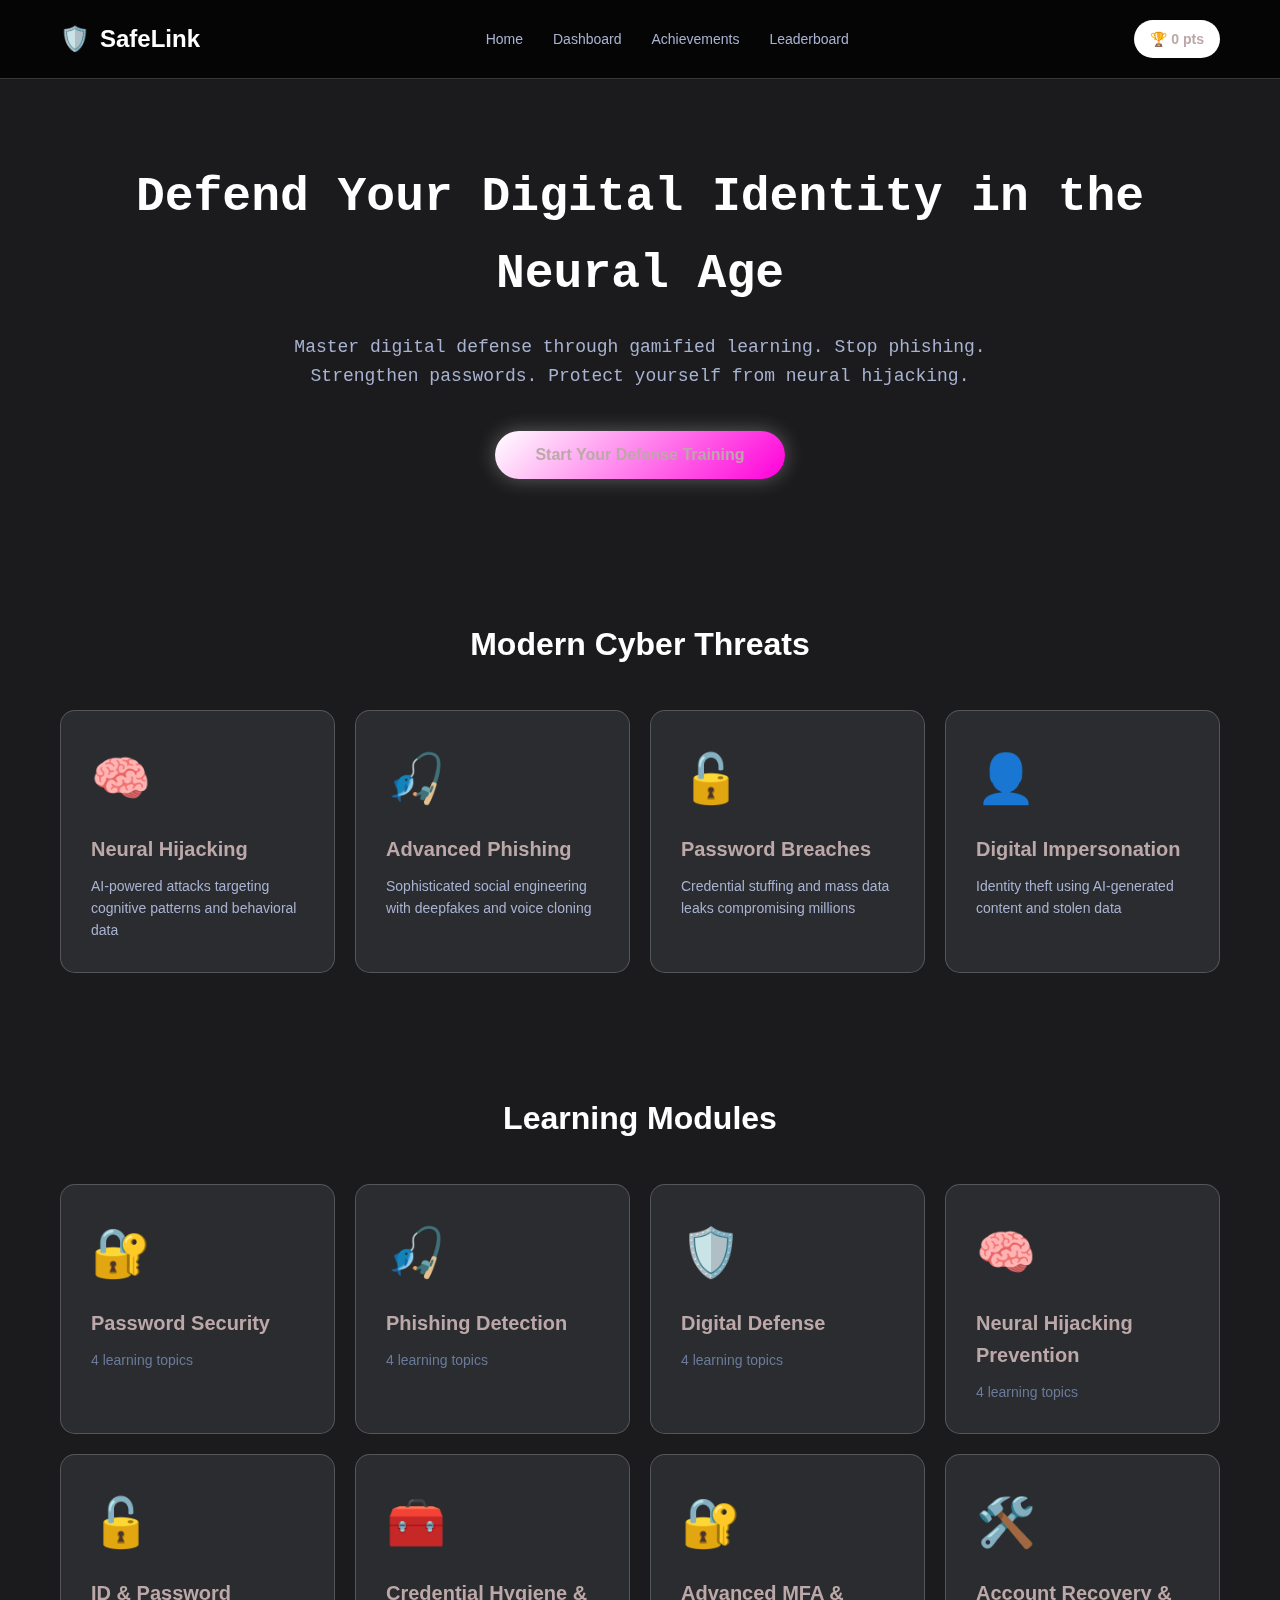
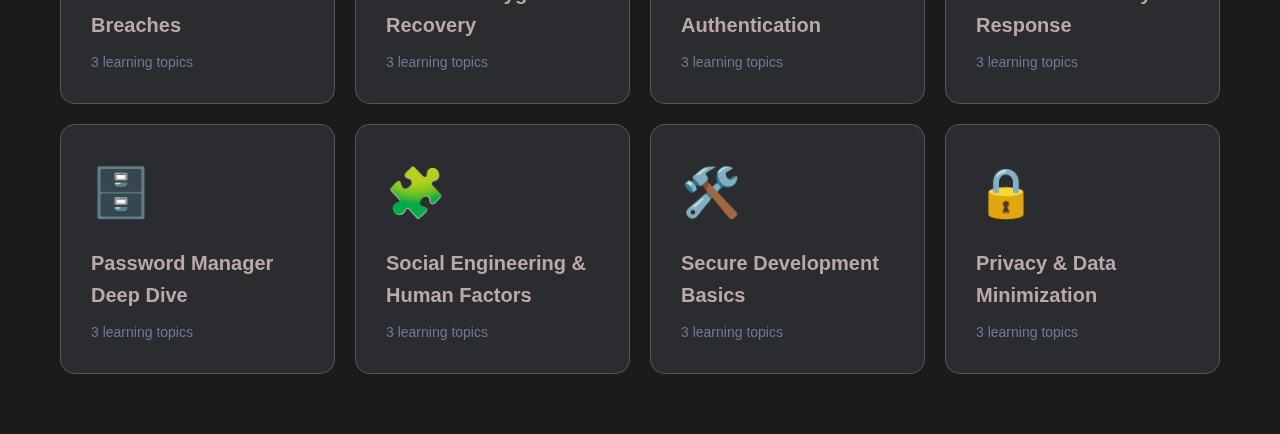
<file: ind.html>
<!DOCTYPE html>
<html lang="en">
<head>
    <meta charset="UTF-8">
    <meta name="viewport" content="width=device-width, initial-scale=1.0">
    <title>SafeLink - Digital Safety Learning Hub</title>
    <style>
        /* Design System */
        :root {
            --bg-primary: #0A1929;
            --bg-secondary: #112240;
            --bg-card: #1A2F45;
            --cyan: #00D9FF;
            --purple: #FF00D9;
            --green: #00FF88;
            --orange: #FF6B00;
            --text-primary: #FFFFFF;
            --text-secondary: #A8B2D1;
            --text-dim: #6B7A99;
            --red: #FF4444;
            --yellow: #FFD700;
            --border: rgba(0, 217, 255, 0.2);
            --shadow: 0 8px 32px rgba(0, 0, 0, 0.3);
            --shadow-glow: 0 0 20px rgba(0, 217, 255, 0.3);
        }

        * {
            margin: 0;
            padding: 0;
            box-sizing: border-box;
        }

        body {
            font-family: -apple-system, BlinkMacSystemFont, 'Segoe UI', sans-serif;
            background: var(--bg-primary);
            color: var(--text-primary);
            line-height: 1.6;
            overflow-x: hidden;
        }

        /* Neural Network Background Animation */
        .neural-bg {
            position: fixed;
            top: 0;
            left: 0;
            width: 100%;
            height: 100%;
            z-index: 0;
            pointer-events: none;
            overflow: hidden;
        }

        /*.neural-dot {
            position: absolute;
            width: 4px;
            height: 4px;
            background: var(--cyan);
            border-radius: 50%;
            opacity: 0.3;
            animation: pulse 3s ease-in-out infinite;
        }*/

        @keyframes pulse {
            0%, 100% { opacity: 0.3; transform: scale(1); }
            50% { opacity: 0.6; transform: scale(1.2); }
        }

        @keyframes glow {
            0%, 100% { box-shadow: 0 0 10px var(--cyan), 0 0 20px var(--cyan); }
            50% { box-shadow: 0 0 20px var(--cyan), 0 0 40px var(--cyan); }
        }

        @keyframes slideInUp {
            from {
                opacity: 0;
                transform: translateY(30px);
            }
            to {
                opacity: 1;
                transform: translateY(0);
            }
        }

        /* Container */
        .container {
            max-width: 1200px;
            margin: 0 auto;
            padding: 0 20px;
            position: relative;
            z-index: 1;
        }

        /* Header */
        .header {
            background: rgba(17, 34, 64, 0.8);
            backdrop-filter: blur(10px);
            padding: 20px 0;
            border-bottom: 1px solid var(--border);
            position: sticky;
            top: 0;
            z-index: 100;
        }

        .header-content {
            display: flex;
            justify-content: space-between;
            align-items: center;
            flex-wrap: wrap;
            gap: 20px;
        }

        .logo {
            font-size: 24px;
            font-weight: 700;
            color: var(--cyan);
            display: flex;
            align-items: center;
            gap: 10px;
        }

        .nav {
            display: flex;
            gap: 30px;
            flex-wrap: wrap;
        }

        .nav-link {
            color: var(--text-secondary);
            text-decoration: none;
            cursor: pointer;
            transition: color 0.3s;
            font-size: 14px;
        }

        .nav-link:hover, .nav-link.active {
            color: var(--cyan);
        }

        .security-score-badge {
            background: linear-gradient(135deg, var(--cyan), var(--purple));
            padding: 8px 16px;
            border-radius: 20px;
            font-weight: 600;
            font-size: 14px;
        }

        /* Page Sections */
        .page-section {
            display: none;
            animation: slideInUp 0.5s ease-out;
        }

        .page-section.active {
            display: block;
        }

        /* Landing Page */
        .hero {
            text-align: center;
            padding: 80px 20px;
            position: relative;
        }

        .hero h1 {
            font-size: 48px;
            font-weight: 700;
            margin-bottom: 20px;
            background: linear-gradient(135deg, var(--cyan), var(--purple));
            -webkit-background-clip: text;
            -webkit-text-fill-color: transparent;
            background-clip: text;
        }

        .hero p {
            font-size: 18px;
            color: var(--text-secondary);
            margin-bottom: 40px;
            max-width: 700px;
            margin-left: auto;
            margin-right: auto;
        }

        .btn-primary {
            background: linear-gradient(135deg, var(--cyan), var(--purple));
            color: var(--text-primary);
            padding: 15px 40px;
            border: none;
            border-radius: 30px;
            font-size: 16px;
            font-weight: 600;
            cursor: pointer;
            transition: all 0.3s;
            box-shadow: var(--shadow-glow);
        }

        .btn-primary:hover {
            transform: translateY(-2px);
            box-shadow: 0 0 30px rgba(0, 217, 255, 0.5);
        }

        .btn-secondary {
            background: var(--bg-secondary);
            color: var(--cyan);
            padding: 12px 30px;
            border: 1px solid var(--cyan);
            border-radius: 25px;
            font-size: 14px;
            font-weight: 600;
            cursor: pointer;
            transition: all 0.3s;
        }

        .btn-secondary:hover {
            background: rgba(0, 217, 255, 0.1);
        }

        /* Threats Grid */
        .threats-section {
            padding: 60px 20px;
        }

        .section-title {
            text-align: center;
            font-size: 32px;
            margin-bottom: 40px;
            color: var(--cyan);
        }

        .threats-grid, .modules-grid {
            display: grid;
            grid-template-columns: repeat(auto-fit, minmax(250px, 1fr));
            gap: 20px;
            margin-top: 30px;
        }

        .threat-card, .module-card {
            background: var(--bg-card);
            padding: 30px;
            border-radius: 15px;
            border: 1px solid var(--border);
            transition: all 0.3s;
            cursor: pointer;
        }

        .threat-card:hover, .module-card:hover {
            transform: translateY(-5px);
            box-shadow: var(--shadow-glow);
            border-color: var(--cyan);
        }

        .threat-icon, .module-icon {
            font-size: 48px;
            margin-bottom: 15px;
        }

        .threat-name, .module-name {
            font-size: 20px;
            font-weight: 600;
            margin-bottom: 10px;
        }

        .threat-desc {
            color: var(--text-secondary);
            font-size: 14px;
        }

        .module-topics {
            color: var(--text-dim);
            font-size: 14px;
            margin-top: 10px;
        }

        /* Dashboard */
        .dashboard {
            padding: 40px 20px;
        }

        .dashboard-grid {
            display: grid;
            grid-template-columns: repeat(auto-fit, minmax(300px, 1fr));
            gap: 20px;
            margin-bottom: 40px;
        }

        .dashboard-card {
            background: var(--bg-card);
            padding: 25px;
            border-radius: 15px;
            border: 1px solid var(--border);
        }

        .card-title {
            font-size: 18px;
            font-weight: 600;
            margin-bottom: 20px;
            display: flex;
            align-items: center;
            gap: 10px;
        }

        .score-display {
            font-size: 48px;
            font-weight: 700;
            color: var(--cyan);
            text-align: center;
            margin: 20px 0;
        }

        .score-breakdown {
            display: flex;
            flex-direction: column;
            gap: 10px;
        }

        .score-item {
            display: flex;
            justify-content: space-between;
            padding: 10px;
            background: var(--bg-secondary);
            border-radius: 8px;
        }

        .progress-stats {
            display: grid;
            grid-template-columns: repeat(3, 1fr);
            gap: 15px;
            text-align: center;
        }

        .stat-box {
            padding: 15px;
            background: var(--bg-secondary);
            border-radius: 10px;
        }

        .stat-value {
            font-size: 32px;
            font-weight: 700;
            color: var(--cyan);
        }

        .stat-label {
            font-size: 12px;
            color: var(--text-dim);
            margin-top: 5px;
        }

        .challenge-item {
            display: flex;
            justify-content: space-between;
            align-items: center;
            padding: 15px;
            background: var(--bg-secondary);
            border-radius: 10px;
            margin-bottom: 10px;
        }

        .challenge-info h4 {
            font-size: 16px;
            margin-bottom: 5px;
        }

        .challenge-meta {
            display: flex;
            gap: 10px;
            font-size: 12px;
            color: var(--text-dim);
        }

        .difficulty-badge {
            padding: 4px 10px;
            border-radius: 12px;
            font-size: 11px;
            font-weight: 600;
        }

        .difficulty-easy { background: rgba(0, 255, 136, 0.2); color: var(--green); }
        .difficulty-medium { background: rgba(255, 215, 0, 0.2); color: var(--yellow); }
        .difficulty-hard { background: rgba(255, 68, 68, 0.2); color: var(--red); }

        .points-badge {
            background: linear-gradient(135deg, var(--cyan), var(--purple));
            padding: 8px 15px;
            border-radius: 15px;
            font-weight: 600;
            font-size: 14px;
        }

        /* Learning Module View */
        .module-header {
            background: var(--bg-card);
            padding: 30px;
            border-radius: 15px;
            margin-bottom: 30px;
            border: 1px solid var(--border);
        }

        .module-title {
            font-size: 32px;
            display: flex;
            align-items: center;
            gap: 15px;
            margin-bottom: 15px;
        }

        .progress-bar {
            width: 100%;
            height: 10px;
            background: var(--bg-secondary);
            border-radius: 10px;
            overflow: hidden;
            margin-top: 15px;
        }

        .progress-fill {
            height: 100%;
            background: linear-gradient(90deg, var(--cyan), var(--purple));
            transition: width 0.5s ease;
        }

        .story-card {
            background: linear-gradient(135deg, rgba(0, 217, 255, 0.1), rgba(255, 0, 217, 0.1));
            padding: 20px;
            border-radius: 12px;
            border: 1px solid var(--border);
            margin-top: 15px;
            font-style: italic;
            color: var(--text-secondary);
        }

        .lessons-grid {
            display: grid;
            grid-template-columns: repeat(auto-fit, minmax(280px, 1fr));
            gap: 20px;
        }

        .lesson-card {
            background: var(--bg-card);
            padding: 25px;
            border-radius: 12px;
            border: 1px solid var(--border);
            transition: all 0.3s;
        }

        .lesson-card:hover {
            transform: translateY(-3px);
            border-color: var(--cyan);
        }

        .lesson-title {
            font-size: 18px;
            font-weight: 600;
            margin-bottom: 10px;
        }

        .lesson-meta {
            display: flex;
            gap: 15px;
            font-size: 13px;
            color: var(--text-dim);
            margin-bottom: 15px;
        }

        .lesson-status {
            display: flex;
            align-items: center;
            gap: 5px;
            color: var(--green);
            font-size: 13px;
            margin-bottom: 15px;
        }

        /* Quiz Section */
        .quiz-container {
            max-width: 800px;
            margin: 0 auto;
            padding: 40px 20px;
        }

        .quiz-header {
            text-align: center;
            margin-bottom: 40px;
        }

        .quiz-progress {
            font-size: 14px;
            color: var(--text-dim);
            margin-bottom: 10px;
        }

        .quiz-score {
            font-size: 24px;
            font-weight: 700;
            color: var(--cyan);
        }

        .question-card {
            background: var(--bg-card);
            padding: 30px;
            border-radius: 15px;
            border: 1px solid var(--border);
            margin-bottom: 20px;
        }

        .question-text {
            font-size: 20px;
            font-weight: 600;
            margin-bottom: 25px;
        }

        .options-list {
            display: flex;
            flex-direction: column;
            gap: 12px;
        }

        .option-btn {
            background: var(--bg-secondary);
            padding: 15px 20px;
            border: 2px solid var(--border);
            border-radius: 10px;
            text-align: left;
            cursor: pointer;
            transition: all 0.3s;
            color: var(--text-primary);
            font-size: 16px;
        }

        .option-btn:hover {
            border-color: var(--cyan);
            background: rgba(0, 217, 255, 0.1);
        }

        .option-btn.selected {
            border-color: var(--cyan);
            background: rgba(0, 217, 255, 0.2);
        }

        .option-btn.correct {
            border-color: var(--green);
            background: rgba(0, 255, 136, 0.2);
        }

        .option-btn.incorrect {
            border-color: var(--red);
            background: rgba(255, 68, 68, 0.2);
        }

        .option-btn:disabled {
            cursor: not-allowed;
            opacity: 0.6;
        }

        .feedback-box {
            background: var(--bg-secondary);
            padding: 20px;
            border-radius: 10px;
            margin-top: 20px;
            border-left: 4px solid var(--cyan);
        }

        .feedback-box.correct {
            border-left-color: var(--green);
        }

        .feedback-box.incorrect {
            border-left-color: var(--red);
        }

        /* Phishing Quiz */
        .email-container {
            background: var(--bg-card);
            border-radius: 12px;
            border: 1px solid var(--border);
            overflow: hidden;
            margin-bottom: 25px;
        }

        .email-header {
            background: var(--bg-secondary);
            padding: 20px;
            border-bottom: 1px solid var(--border);
        }

        .email-field {
            margin-bottom: 10px;
            font-size: 14px;
        }

        .email-field strong {
            color: var(--cyan);
            margin-right: 10px;
        }

        .email-body {
            padding: 25px;
            line-height: 1.8;
        }

        .red-flags-section {
            background: var(--bg-card);
            padding: 20px;
            border-radius: 12px;
            border: 1px solid var(--border);
            margin-bottom: 20px;
        }

        .red-flags-title {
            font-size: 16px;
            font-weight: 600;
            margin-bottom: 15px;
            color: var(--orange);
        }

        .checkbox-item {
            display: flex;
            align-items: center;
            gap: 10px;
            margin-bottom: 10px;
            cursor: pointer;
        }

        .checkbox-item input[type="checkbox"] {
            width: 18px;
            height: 18px;
            cursor: pointer;
        }

        .answer-buttons {
            display: flex;
            gap: 15px;
            margin-bottom: 20px;
        }

        .answer-btn {
            flex: 1;
            padding: 15px;
            border-radius: 10px;
            border: 2px solid var(--border);
            background: var(--bg-secondary);
            color: var(--text-primary);
            font-size: 16px;
            font-weight: 600;
            cursor: pointer;
            transition: all 0.3s;
        }

        .answer-btn:hover {
            border-color: var(--cyan);
            background: rgba(0, 217, 255, 0.1);
        }

        .answer-btn.selected {
            border-color: var(--cyan);
            background: rgba(0, 217, 255, 0.2);
        }

        /* Password Strength Checker */
        .password-checker {
            max-width: 700px;
            margin: 0 auto;
            padding: 40px 20px;
        }

        .password-input-group {
            margin-bottom: 30px;
        }

        .password-input {
            width: 100%;
            padding: 15px;
            font-size: 16px;
            background: var(--bg-secondary);
            border: 2px solid var(--border);
            border-radius: 10px;
            color: var(--text-primary);
            margin-bottom: 15px;
        }

        .password-input:focus {
            outline: none;
            border-color: var(--cyan);
        }

        .strength-meter {
            height: 12px;
            background: var(--bg-secondary);
            border-radius: 10px;
            overflow: hidden;
            margin-bottom: 10px;
        }

        .strength-fill {
            height: 100%;
            transition: all 0.3s;
            border-radius: 10px;
        }

        .strength-weak { background: var(--red); width: 33%; }
        .strength-medium { background: var(--yellow); width: 66%; }
        .strength-strong { background: var(--green); width: 100%; }

        .strength-label {
            font-size: 14px;
            font-weight: 600;
        }

        .strength-feedback {
            background: var(--bg-card);
            padding: 20px;
            border-radius: 10px;
            border: 1px solid var(--border);
            margin-top: 20px;
        }

        .feedback-item {
            display: flex;
            align-items: center;
            gap: 10px;
            margin-bottom: 10px;
            font-size: 14px;
        }

        .tips-sidebar {
            background: var(--bg-card);
            padding: 25px;
            border-radius: 12px;
            border: 1px solid var(--border);
            margin-top: 30px;
        }

        .tips-title {
            font-size: 18px;
            font-weight: 600;
            margin-bottom: 15px;
            color: var(--cyan);
        }

        .tip-item {
            padding: 10px 0;
            border-bottom: 1px solid var(--border);
            font-size: 14px;
            color: var(--text-secondary);
        }

        .tip-item:last-child {
            border-bottom: none;
        }

        /* Achievements Page */
        .achievements-grid {
            display: grid;
            grid-template-columns: repeat(auto-fill, minmax(250px, 1fr));
            gap: 20px;
            padding: 40px 20px;
        }

        .achievement-card {
            background: var(--bg-card);
            padding: 25px;
            border-radius: 12px;
            border: 2px solid var(--border);
            text-align: center;
            transition: all 0.3s;
        }

        .achievement-card.unlocked {
            border-color: var(--cyan);
        }

        .achievement-card.locked {
            opacity: 0.4;
            filter: grayscale(1);
        }

        .achievement-icon {
            font-size: 64px;
            margin-bottom: 15px;
        }

        .achievement-name {
            font-size: 18px;
            font-weight: 600;
            margin-bottom: 10px;
        }

        .achievement-desc {
            font-size: 13px;
            color: var(--text-secondary);
            margin-bottom: 15px;
        }

        .achievement-points {
            color: var(--cyan);
            font-weight: 600;
        }

        .achievement-progress {
            margin-top: 15px;
            font-size: 12px;
            color: var(--text-dim);
        }

        /* Leaderboard */
        .leaderboard-container {
            max-width: 800px;
            margin: 0 auto;
            padding: 40px 20px;
        }

        .leaderboard-tabs {
            display: flex;
            gap: 10px;
            margin-bottom: 30px;
            justify-content: center;
        }

        .tab-btn {
            padding: 12px 30px;
            background: var(--bg-secondary);
            border: 1px solid var(--border);
            border-radius: 25px;
            color: var(--text-secondary);
            cursor: pointer;
            transition: all 0.3s;
        }

        .tab-btn.active {
            background: linear-gradient(135deg, var(--cyan), var(--purple));
            color: var(--text-primary);
            border-color: transparent;
        }

        .leaderboard-list {
            display: flex;
            flex-direction: column;
            gap: 15px;
        }

        .leaderboard-item {
            background: var(--bg-card);
            padding: 20px;
            border-radius: 12px;
            border: 1px solid var(--border);
            display: flex;
            align-items: center;
            gap: 20px;
            transition: all 0.3s;
        }

        .leaderboard-item:hover {
            border-color: var(--cyan);
        }

        .leaderboard-item.current-user {
            background: linear-gradient(135deg, rgba(0, 217, 255, 0.1), rgba(255, 0, 217, 0.1));
            border-color: var(--cyan);
        }

        .rank-number {
            font-size: 24px;
            font-weight: 700;
            color: var(--cyan);
            min-width: 40px;
        }

        .rank-number.top3 {
            font-size: 32px;
        }

        .user-info {
            flex: 1;
        }

        .username {
            font-size: 18px;
            font-weight: 600;
            margin-bottom: 5px;
        }

        .user-stats {
            font-size: 13px;
            color: var(--text-dim);
        }

        .user-score {
            font-size: 24px;
            font-weight: 700;
            color: var(--cyan);
        }

        /* Notification Toast */
        .toast {
            position: fixed;
            top: 100px;
            right: 30px;
            background: linear-gradient(135deg, var(--cyan), var(--purple));
            padding: 20px 25px;
            border-radius: 12px;
            box-shadow: var(--shadow);
            z-index: 1000;
            animation: slideInRight 0.5s ease-out;
            display: none;
        }

        .toast.show {
            display: block;
        }

        @keyframes slideInRight {
            from {
                transform: translateX(400px);
                opacity: 0;
            }
            to {
                transform: translateX(0);
                opacity: 1;
            }
        }

        .toast-content {
            display: flex;
            align-items: center;
            gap: 15px;
        }

        .toast-icon {
            font-size: 32px;
        }

        .toast-text h4 {
            font-size: 16px;
            margin-bottom: 5px;
        }

        .toast-text p {
            font-size: 13px;
            opacity: 0.9;
        }

        /* Responsive Design */
        @media (max-width: 768px) {
            .hero h1 {
                font-size: 32px;
            }

            .hero p {
                font-size: 16px;
            }

            .section-title {
                font-size: 24px;
            }

            .nav {
                gap: 15px;
            }

            .nav-link {
                font-size: 12px;
            }

            .dashboard-grid, .threats-grid, .modules-grid {
                grid-template-columns: 1fr;
            }

            .answer-buttons {
                flex-direction: column;
            }

            .toast {
                right: 10px;
                left: 10px;
            }
        }

        /* Utility Classes */
        .hidden {
            display: none !important;
        }

        .text-center {
            text-align: center;
        }

        .mb-20 {
            margin-bottom: 20px;
        }

        .mb-30 {
            margin-bottom: 30px;
        }

        .mt-30 {
            margin-top: 30px;
        }

        /* Modal: Breach Theory */
        .modal-backdrop {
            position: fixed;
            inset: 0;
            background: rgba(0,0,0,0.6);
            display: none;
            align-items: center;
            justify-content: center;
            z-index: 200;
            padding: 20px;
        }

        .modal-backdrop.show-modal {
            display: flex;
        }

        .modal-card {
            background: linear-gradient(180deg, rgba(26,47,69,0.95), rgba(10,25,41,0.95));
            border: 1px solid var(--border);
            padding: 24px;
            border-radius: 12px;
            max-width: 720px;
            width: 100%;
            box-shadow: var(--shadow);
        }

        .modal-card h2 {
            margin-bottom: 10px;
            background: linear-gradient(90deg, var(--cyan), var(--orange));
            -webkit-background-clip: text;
            background-clip: text;
            -webkit-text-fill-color: transparent;
            font-size: 20px;
        }

        .modal-card p { color: var(--text-secondary); line-height: 1.5; }





        
        /* Design System */
        :root {
            --bg-primary: #1b1b1d;
            --bg-secondary: #2b2d32;
            --bg-card: #2a2c2f;
            --cyan: #ffffff;
            --purple: #FF00D9;
            --green: #00FF88;
            --orange: #FF6B00;
            --text-primary: #bca8a8;
            --text-secondary: #A8B2D1;
            --text-dim: #6B7A99;
            --red: #FF4444;
            --yellow: #FFD700;
            --border: rgba(255, 255, 255, 0.2);
            --shadow: 0 8px 32px rgba(255, 255, 255, 0.3);
            --shadow-glow: 0 0 20px rgba(254, 253, 253, 0.3);
        }

        * {
            margin: 0;
            padding: 0;
            box-sizing: border-box;
        }

        body {
            font-family: -apple-system, BlinkMacSystemFont, 'Segoe UI', sans-serif;
            background: var(--bg-primary);
            color: var(--text-primary);
            line-height: 1.6;
            overflow-x: hidden;
        }
        @keyframes pulse {
            0%, 100% { opacity: 0.3; transform: scale(1); }
            50% { opacity: 0.6; transform: scale(1.2); }
        }

        @keyframes glow {
            0%, 100% { box-shadow: 0 0 10px var(--cyan), 0 0 20px var(--cyan); }
            50% { box-shadow: 0 0 20px var(--cyan), 0 0 40px var(--cyan); }
        }

        @keyframes slideInUp {
            from {
                opacity: 0;
                transform: translateY(30px);
            }
            to {
                opacity: 1;
                transform: translateY(0);
            }
        }

        /* Container */
        .container {
            max-width: 1200px;
            margin: 0 auto;
            padding: 0 20px;
            position: relative;
            z-index: 1;
        }

        /* Header */
        .header {
            background: rgba(0, 0, 0, 0.8);
            backdrop-filter: blur(10px);
            padding: 20px 0;
            border-bottom: 1px solid var(--border);
            position: sticky;
            top: 0;
            z-index: 100;
        }

        .header-content {
            display: flex;
            justify-content: space-between;
            align-items: center;
            flex-wrap: wrap;
            gap: 20px;
        }

        .logo {
            font-size: 24px;
            font-weight: 700;
            color: var(--cyan);
            display: flex;
            align-items: center;
            gap: 10px;
        }

        .nav {
            display: flex;
            gap: 30px;
            flex-wrap: wrap;
        }

        .nav-link {
            color: var(--text-secondary);
            text-decoration: none;
            cursor: pointer;
            transition: color 0.3s;
            font-size: 14px;
        }

        .nav-link:hover, .nav-link.active {
            color: var(--cyan);
        }

        .security-score-badge {
            text-decoration-color: #2b2d32;
            background: rgb(255, 255, 255);
            padding: 8px 16px;
            border-radius: 20px;
            font-weight: 600;
            font-size: 14px;
        }

        /* Page Sections */
        .page-section {
            display: none;
            animation: slideInUp 0.5s ease-out;
        }

        .page-section.active {
            display: block;
        }

        /* Landing Page */
        .hero {
            text-align: center;
            padding: 80px 20px;
            position: relative;
        }

        .hero h1 {
            font-family: 'Courier New', Courier, monospace;
            font-size: 48px;
            font-weight: 700;
            margin-bottom: 20px;
            background: white;
            -webkit-background-clip: text;
            -webkit-text-fill-color: transparent;
            background-clip: text;
        }

        .hero p {
            font-family: 'Courier New', Courier, monospace;
            font-size: 18px;
            color: var(--text-secondary);
            margin-bottom: 40px;
            max-width: 700px;
            margin-left: auto;
            margin-right: auto;
        }

        .btn-primary {
            padding: 15px 40px;
            border: none;
            border-radius: 30px;
            font-size: 16px;
            font-weight: 600;
            cursor: pointer;
            transition: all 0.3s;
            box-shadow: var(--shadow-glow);
        }

        .btn-primary:hover {
            transform: translateY(-2px);
            box-shadow: 0 0 30px rgba(0, 217, 255, 0.5);
        }

        .btn-secondary {
            background: var(--bg-secondary);
            color: var(--cyan);
            padding: 12px 30px;
            border: 1px solid var(--cyan);
            border-radius: 25px;
            font-size: 14px;
            font-weight: 600;
            cursor: pointer;
            transition: all 0.3s;
        }

        .btn-secondary:hover {
            background: rgba(0, 217, 255, 0.1);
        }

        /* Threats Grid */
        .threats-section {
            padding: 60px 20px;
        }

        .section-title {
            text-align: center;
            font-size: 32px;
            margin-bottom: 40px;
            color: var(--cyan);
        }

        .threats-grid, .modules-grid {
            display: grid;
            grid-template-columns: repeat(auto-fit, minmax(250px, 1fr));
            gap: 20px;
            margin-top: 30px;
        }

        .threat-card, .module-card {
            background: var(--bg-card);
            padding: 30px;
            border-radius: 15px;
            border: 1px solid var(--border);
            transition: all 0.3s;
            cursor: pointer;
        }

        .threat-card:hover, .module-card:hover {
            transform: translateY(-5px);
            box-shadow: var(--shadow-glow);
            border-color: var(--cyan);
        }

        .threat-icon, .module-icon {
            font-size: 48px;
            margin-bottom: 15px;
        }

        .threat-name, .module-name {
            font-size: 20px;
            font-weight: 600;
            margin-bottom: 10px;
        }

        .threat-desc {
            color: var(--text-secondary);
            font-size: 14px;
        }

        .module-topics {
            color: var(--text-dim);
            font-size: 14px;
            margin-top: 10px;
        }

        /* Dashboard */
        .dashboard {
            padding: 40px 20px;
        }

        .dashboard-grid {
            display: grid;
            grid-template-columns: repeat(auto-fit, minmax(300px, 1fr));
            gap: 20px;
            margin-bottom: 40px;
        }

        .dashboard-card {
            background: var(--bg-card);
            padding: 25px;
            border-radius: 15px;
            border: 1px solid var(--border);
        }

        .card-title {
            font-size: 18px;
            font-weight: 600;
            margin-bottom: 20px;
            display: flex;
            align-items: center;
            gap: 10px;
        }

        .score-display {
            font-size: 48px;
            font-weight: 700;
            color: var(--cyan);
            text-align: center;
            margin: 20px 0;
        }

        .score-breakdown {
            display: flex;
            flex-direction: column;
            gap: 10px;
        }

        .score-item {
            display: flex;
            justify-content: space-between;
            padding: 10px;
            background: var(--bg-secondary);
            border-radius: 8px;
        }

        .progress-stats {
            display: grid;
            grid-template-columns: repeat(3, 1fr);
            gap: 15px;
            text-align: center;
        }

        .stat-box {
            padding: 15px;
            background: var(--bg-secondary);
            border-radius: 10px;
        }

        .stat-value {
            font-size: 32px;
            font-weight: 700;
            color: var(--cyan);
        }

        .stat-label {
            font-size: 12px;
            color: var(--text-dim);
            margin-top: 5px;
        }

        .challenge-item {
            display: flex;
            justify-content: space-between;
            align-items: center;
            padding: 15px;
            background: var(--bg-secondary);
            border-radius: 10px;
            margin-bottom: 10px;
        }

        .challenge-info h4 {
            font-size: 16px;
            margin-bottom: 5px;
        }

        .challenge-meta {
            display: flex;
            gap: 10px;
            font-size: 12px;
            color: var(--text-dim);
        }

        .difficulty-badge {
            padding: 4px 10px;
            border-radius: 12px;
            font-size: 11px;
            font-weight: 600;
        }

        .difficulty-easy { background: rgba(0, 255, 136, 0.2); color: var(--green); }
        .difficulty-medium { background: rgba(255, 215, 0, 0.2); color: var(--yellow); }
        .difficulty-hard { background: rgba(255, 68, 68, 0.2); color: var(--red); }

        .points-badge {
            background: rgb(3, 228, 7);
            padding: 8px 15px;
            border-radius: 15px;
            font-weight: 600;
            font-size: 14px;
        }

        /* Learning Module View */
        .module-header {
            background: var(--bg-card);
            padding: 30px;
            border-radius: 15px;
            margin-bottom: 30px;
            border: 1px solid var(--border);
        }

        .module-title {
            font-size: 32px;
            display: flex;
            align-items: center;
            gap: 15px;
            margin-bottom: 15px;
        }

        .progress-bar {
            width: 100%;
            height: 10px;
            background: var(--bg-secondary);
            border-radius: 10px;
            overflow: hidden;
            margin-top: 15px;
        }

        .progress-fill {
            height: 100%;
            background: linear-gradient(90deg, var(--cyan), var(--purple));
            transition: width 0.5s ease;
        }

        .story-card {
            background: linear-gradient(135deg, rgba(0, 217, 255, 0.1), rgba(255, 0, 217, 0.1));
            padding: 20px;
            border-radius: 12px;
            border: 1px solid var(--border);
            margin-top: 15px;
            font-style: italic;
            color: var(--text-secondary);
        }

        .lessons-grid {
            display: grid;
            grid-template-columns: repeat(auto-fit, minmax(280px, 1fr));
            gap: 20px;
        }

        .lesson-card {
            background: var(--bg-card);
            padding: 25px;
            border-radius: 12px;
            border: 1px solid var(--border);
            transition: all 0.3s;
        }

        .lesson-card:hover {
            transform: translateY(-3px);
            border-color: var(--cyan);
        }

        .lesson-title {
            font-size: 18px;
            font-weight: 600;
            margin-bottom: 10px;
        }

        .lesson-meta {
            display: flex;
            gap: 15px;
            font-size: 13px;
            color: var(--text-dim);
            margin-bottom: 15px;
        }

        .lesson-status {
            display: flex;
            align-items: center;
            gap: 5px;
            color: var(--green);
            font-size: 13px;
            margin-bottom: 15px;
        }

        /* Quiz Section */
        .quiz-container {
            max-width: 800px;
            margin: 0 auto;
            padding: 40px 20px;
        }

        .quiz-header {
            text-align: center;
            margin-bottom: 40px;
        }

        .quiz-progress {
            font-size: 14px;
            color: var(--text-dim);
            margin-bottom: 10px;
        }

        .quiz-score {
            font-size: 24px;
            font-weight: 700;
            color: var(--cyan);
        }

        .question-card {
            background: var(--bg-card);
            padding: 30px;
            border-radius: 15px;
            border: 1px solid var(--border);
            margin-bottom: 20px;
        }

        .question-text {
            font-size: 20px;
            font-weight: 600;
            margin-bottom: 25px;
        }

        .options-list {
            display: flex;
            flex-direction: column;
            gap: 12px;
        }

        .option-btn {
            background: var(--bg-secondary);
            padding: 15px 20px;
            border: 2px solid var(--border);
            border-radius: 10px;
            text-align: left;
            cursor: pointer;
            transition: all 0.3s;
            color: var(--text-primary);
            font-size: 16px;
        }

        .option-btn:hover {
            border-color: var(--cyan);
            background: rgba(0, 217, 255, 0.1);
        }

        .option-btn.selected {
            border-color: var(--cyan);
            background: rgba(0, 217, 255, 0.2);
        }

        .option-btn.correct {
            border-color: var(--green);
            background: rgba(0, 255, 136, 0.2);
        }

        .option-btn.incorrect {
            border-color: var(--red);
            background: rgba(255, 68, 68, 0.2);
        }

        .option-btn:disabled {
            cursor: not-allowed;
            opacity: 0.6;
        }

        .feedback-box {
            background: var(--bg-secondary);
            padding: 20px;
            border-radius: 10px;
            margin-top: 20px;
            border-left: 4px solid var(--cyan);
        }

        .feedback-box.correct {
            border-left-color: var(--green);
        }

        .feedback-box.incorrect {
            border-left-color: var(--red);
        }

        /* Phishing Quiz */
        .email-container {
            background: var(--bg-card);
            border-radius: 12px;
            border: 1px solid var(--border);
            overflow: hidden;
            margin-bottom: 25px;
        }

        .email-header {
            background: var(--bg-secondary);
            padding: 20px;
            border-bottom: 1px solid var(--border);
        }

        .email-field {
            margin-bottom: 10px;
            font-size: 14px;
        }

        .email-field strong {
            color: var(--cyan);
            margin-right: 10px;
        }

        .email-body {
            padding: 25px;
            line-height: 1.8;
        }

        .red-flags-section {
            background: var(--bg-card);
            padding: 20px;
            border-radius: 12px;
            border: 1px solid var(--border);
            margin-bottom: 20px;
        }

        .red-flags-title {
            font-size: 16px;
            font-weight: 600;
            margin-bottom: 15px;
            color: var(--orange);
        }

        .checkbox-item {
            display: flex;
            align-items: center;
            gap: 10px;
            margin-bottom: 10px;
            cursor: pointer;
        }

        .checkbox-item input[type="checkbox"] {
            width: 18px;
            height: 18px;
            cursor: pointer;
        }

        .answer-buttons {
            display: flex;
            gap: 15px;
            margin-bottom: 20px;
        }

        .answer-btn {
            flex: 1;
            padding: 15px;
            border-radius: 10px;
            border: 2px solid var(--border);
            background: var(--bg-secondary);
            color: var(--text-primary);
            font-size: 16px;
            font-weight: 600;
            cursor: pointer;
            transition: all 0.3s;
        }

        .answer-btn:hover {
            border-color: var(--cyan);
            background: rgba(0, 217, 255, 0.1);
        }

        .answer-btn.selected {
            border-color: var(--cyan);
            background: rgba(0, 217, 255, 0.2);
        }

        /* Password Strength Checker */
        .password-checker {
            max-width: 700px;
            margin: 0 auto;
            padding: 40px 20px;
        }

        .password-input-group {
            margin-bottom: 30px;
        }

        .password-input {
            width: 100%;
            padding: 15px;
            font-size: 16px;
            background: var(--bg-secondary);
            border: 2px solid var(--border);
            border-radius: 10px;
            color: var(--text-primary);
            margin-bottom: 15px;
        }

        .password-input:focus {
            outline: none;
            border-color: var(--cyan);
        }

        .strength-meter {
            height: 12px;
            background: var(--bg-secondary);
            border-radius: 10px;
            overflow: hidden;
            margin-bottom: 10px;
        }

        .strength-fill {
            height: 100%;
            transition: all 0.3s;
            border-radius: 10px;
        }

        .strength-weak { background: var(--red); width: 33%; }
        .strength-medium { background: var(--yellow); width: 66%; }
        .strength-strong { background: var(--green); width: 100%; }

        .strength-label {
            font-size: 14px;
            font-weight: 600;
        }

        .strength-feedback {
            background: var(--bg-card);
            padding: 20px;
            border-radius: 10px;
            border: 1px solid var(--border);
            margin-top: 20px;
        }

        .feedback-item {
            display: flex;
            align-items: center;
            gap: 10px;
            margin-bottom: 10px;
            font-size: 14px;
        }

        .tips-sidebar {
            background: var(--bg-card);
            padding: 25px;
            border-radius: 12px;
            border: 1px solid var(--border);
            margin-top: 30px;
        }

        .tips-title {
            font-size: 18px;
            font-weight: 600;
            margin-bottom: 15px;
            color: var(--cyan);
        }

        .tip-item {
            padding: 10px 0;
            border-bottom: 1px solid var(--border);
            font-size: 14px;
            color: var(--text-secondary);
        }

        .tip-item:last-child {
            border-bottom: none;
        }

        /* Achievements Page */
        .achievements-grid {
            display: grid;
            grid-template-columns: repeat(auto-fill, minmax(250px, 1fr));
            gap: 20px;
            padding: 40px 20px;
        }

        .achievement-card {
            background: var(--bg-card);
            padding: 25px;
            border-radius: 12px;
            border: 2px solid var(--border);
            text-align: center;
            transition: all 0.3s;
        }

        .achievement-card.unlocked {
            border-color: var(--cyan);
        }

        .achievement-card.locked {
            opacity: 0.4;
            filter: grayscale(1);
        }

        .achievement-icon {
            font-size: 64px;
            margin-bottom: 15px;
        }

        .achievement-name {
            font-size: 18px;
            font-weight: 600;
            margin-bottom: 10px;
        }

        .achievement-desc {
            font-size: 13px;
            color: var(--text-secondary);
            margin-bottom: 15px;
        }

        .achievement-points {
            color: var(--cyan);
            font-weight: 600;
        }

        .achievement-progress {
            margin-top: 15px;
            font-size: 12px;
            color: var(--text-dim);
        }

        /* Leaderboard */
        .leaderboard-container {
            max-width: 800px;
            margin: 0 auto;
            padding: 40px 20px;
        }

        .leaderboard-tabs {
            display: flex;
            gap: 10px;
            margin-bottom: 30px;
            justify-content: center;
        }

        .tab-btn {
            padding: 12px 30px;
            background: var(--bg-secondary);
            border: 1px solid var(--border);
            border-radius: 25px;
            color: var(--text-secondary);
            cursor: pointer;
            transition: all 0.3s;
        }

        .tab-btn.active {
            background: white;
            color: var(--text-primary);
            border-color: transparent;
        }

        .leaderboard-list {
            display: flex;
            flex-direction: column;
            gap: 15px;
        }

        .leaderboard-item {
            background: var(--bg-card);
            padding: 20px;
            border-radius: 12px;
            border: 1px solid var(--border);
            display: flex;
            align-items: center;
            gap: 20px;
            transition: all 0.3s;
        }

        .leaderboard-item:hover {
            border-color: var(--cyan);
        }

        .leaderboard-item.current-user {
            background: linear-gradient(135deg, rgba(0, 217, 255, 0.1), rgba(255, 0, 217, 0.1));
            border-color: var(--cyan);
        }

        .rank-number {
            font-size: 24px;
            font-weight: 700;
            color: var(--cyan);
            min-width: 40px;
        }

        .rank-number.top3 {
            font-size: 32px;
        }

        .user-info {
            flex: 1;
        }

        .username {
            font-size: 18px;
            font-weight: 600;
            margin-bottom: 5px;
        }

        .user-stats {
            font-size: 13px;
            color: var(--text-dim);
        }

        .user-score {
            font-size: 24px;
            font-weight: 700;
            color: var(--cyan);
        }

        /* Notification Toast */
        .toast {
            position: fixed;
            top: 100px;
            right: 30px;
            background:white;
            padding: 20px 25px;
            border-radius: 12px;
            box-shadow: var(--shadow);
            z-index: 1000;
            animation: slideInRight 0.5s ease-out;
            display: none;
        }

        .toast.show {
            display: block;
        }

        @keyframes slideInRight {
            from {
                transform: translateX(400px);
                opacity: 0;
            }
            to {
                transform: translateX(0);
                opacity: 1;
            }
        }

        .toast-content {
            display: flex;
            align-items: center;
            gap: 15px;
        }

        .toast-icon {
            font-size: 32px;
        }

        .toast-text h4 {
            font-size: 16px;
            margin-bottom: 5px;
        }

        .toast-text p {
            font-size: 13px;
            opacity: 0.9;
        }

        /* Responsive Design */
        @media (max-width: 768px) {
            .hero h1 {
                font-size: 32px;
            }

            .hero p {
                font-size: 16px;
            }

            .section-title {
                font-size: 24px;
            }

            .nav {
                gap: 15px;
            }

            .nav-link {
                font-size: 12px;
            }

            .dashboard-grid, .threats-grid, .modules-grid {
                grid-template-columns: 1fr;
            }

            .answer-buttons {
                flex-direction: column;
            }

            .toast {
                right: 10px;
                left: 10px;
            }
        }

        /* Utility Classes */
        .hidden {
            display: none !important;
        }

        .text-center {
            text-align: center;
        }

        .mb-20 {
            margin-bottom: 20px;
        }

        .mb-30 {
            margin-bottom: 30px;
        }

        .mt-30 {
            margin-top: 30px;
        }
    </style>
</head>
<body>
    <div class="neural-bg" id="neuralBg"></div>

    <div class="toast" id="toast">
        <div class="toast-content">
            <div class="toast-icon" id="toastIcon">🏆</div>
            <div class="toast-text">
                <h4 id="toastTitle">Achievement Unlocked!</h4>
                <p id="toastMessage">You earned a new badge</p>
            </div>
        </div>
    </div>

    <!-- Breach Theory Modal (auto-shown on first load) -->
    <div class="modal-backdrop" id="breachModal" role="dialog" aria-modal="true">
        <div class="modal-card" id="breachModalContent">
            <!-- Content populated by JS -->
        </div>
    </div>

    <!-- Threat Detail Modal -->
    <div class="modal-backdrop" id="threatModal" role="dialog" aria-modal="true">
        <div class="modal-card" id="threatModalContent">
            <!-- Populated by JS -->
        </div>
    </div>

    <header class="header">
        <div class="container">
            <div class="header-content">
                <div class="logo">
                    <span>🛡️</span>
                    <span>SafeLink</span>
                </div>
                <nav class="nav">
                    <a class="nav-link" onclick="navigateTo('landing')">Home</a>
                    <a class="nav-link" onclick="navigateTo('dashboard')">Dashboard</a>
                    <a class="nav-link" onclick="navigateTo('achievements')">Achievements</a>
                    <a class="nav-link" onclick="navigateTo('leaderboard')">Leaderboard</a>
                </nav>
                <div class="security-score-badge" id="headerScore">
                    🏆 <span id="headerScoreValue">0</span> pts
                </div>
            </div>
        </div>
    </header>

    <section id="landing" class="page-section active">
        <div class="hero">
            <div class="container">
                <h1>Defend Your Digital Identity in the Neural Age</h1>
                <p>Master digital defense through gamified learning. Stop phishing. Strengthen passwords. Protect yourself from neural hijacking.</p>
                <button class="btn-primary" onclick="navigateTo('dashboard')">Start Your Defense Training</button>
            </div>
        </div>

        <div class="threats-section">
            <div class="container">
                <h2 class="section-title">Modern Cyber Threats</h2>
                <div class="threats-grid" id="threatsGrid"></div>
            </div>
        </div>

        <div class="threats-section">
            <div class="container">
                <h2 class="section-title">Learning Modules</h2>
                <div class="modules-grid" id="modulesPreview"></div>
            </div>
        </div>
    </section>

    <section id="dashboard" class="page-section">
        <div class="container dashboard">
            <h2 class="section-title">Your Security Command Center</h2>
            
            <div class="dashboard-grid">
                <div class="dashboard-card">
                    <h3 class="card-title">🏆 Security Score</h3>
                    <div class="score-display" id="totalScore">0</div>
                    <div class="score-breakdown">
                        <div class="score-item">
                            <span>Password Security</span>
                            <span id="passwordPoints">0 pts</span>
                        </div>
                        <div class="score-item">
                            <span>Phishing Detection</span>
                            <span id="phishingPoints">0 pts</span>
                        </div>
                        <div class="score-item">
                            <span>Achievements</span>
                            <span id="achievementPoints">0 pts</span>
                        </div>
                    </div>
                </div>

                <div class="dashboard-card">
                    <h3 class="card-title">📊 Learning Progress</h3>
                    <div class="progress-stats">
                        <div class="stat-box">
                            <div class="stat-value" id="modulesCompleted">0</div>
                            <div class="stat-label">Modules Done</div>
                        </div>
                        <div class="stat-box">
                            <div class="stat-value" id="challengesWon">0</div>
                            <div class="stat-label">Challenges Won</div>
                        </div>
                        <div class="stat-box">
                            <div class="stat-value" id="currentStreak">0</div>
                            <div class="stat-label">Day Streak</div>
                        </div>
                    </div>
                </div>

                <div class="dashboard-card">
                    <h3 class="card-title">⚡ Your Level</h3>
                    <div class="score-display" style="font-size: 32px;" id="userLevel">Novice</div>
                    <div class="progress-bar">
                        <div class="progress-fill" id="levelProgress" style="width: 0%"></div>
                    </div>
                    <p class="text-center" style="margin-top: 15px; font-size: 14px; color: var(--text-dim);" id="levelDescription">Complete more challenges to rank up!</p>
                </div>
            </div>

            <div class="dashboard-card mb-30">
                <h3 class="card-title">🎯 Today's Challenges</h3>
                <div id="challengesList"></div>
            </div>

            <div class="dashboard-card mb-30">
                <h3 class="card-title">💡 Recommended for You</h3>
                <div id="recommendedModule"></div>
            </div>

            <h2 class="section-title mt-30">All Learning Modules</h2>
            <div class="modules-grid" id="allModules"></div>
        </div>
    </section>

    <section id="moduleView" class="page-section">
        <div class="container" style="padding: 40px 20px;">
            <button class="btn-secondary mb-20" onclick="navigateTo('dashboard')">← Back to Dashboard</button>
            
            <div class="module-header" id="moduleHeader"></div>
            
            <div class="lessons-grid" id="lessonsGrid"></div>
        </div>
    </section>

    <section id="lessonView" class="page-section">
        <div class="quiz-container">
            <button class="btn-secondary mb-20" onclick="backToModule()">← Back to Module</button>
            
            <div class="quiz-header">
                <h2 id="lessonTitle">Lesson Title</h2>
                <div class="quiz-progress" id="quizProgress">Question 1 of 3</div>
                <div class="quiz-score">Score: <span id="quizScore">0</span> pts</div>
            </div>

            <div id="quizContent"></div>
        </div>
    </section>

    <section id="phishingQuiz" class="page-section">
        <div class="quiz-container">
            <button class="btn-secondary mb-20" onclick="navigateTo('dashboard')">← Back to Dashboard</button>
            
            <div class="quiz-header">
                <h2>🎣 Phishing Detection Challenge</h2>
                <div class="quiz-progress" id="phishingProgress">Email 1 of 3</div>
                <div class="quiz-score">Score: <span id="phishingScore">0</span> pts</div>
            </div>

            <div id="phishingContent"></div>
        </div>
    </section>

    <section id="passwordChecker" class="page-section">
        <div class="password-checker">
            <button class="btn-secondary mb-20" onclick="navigateTo('dashboard')">← Back to Dashboard</button>
            
            <h2 class="section-title">🔐 Password Strength Challenge</h2>
            <p class="text-center" style="color: var(--text-secondary); margin-bottom: 40px;">Create strong passwords and learn what makes them secure</p>

            <div class="password-input-group">
                <label style="font-size: 16px; font-weight: 600; margin-bottom: 10px; display: block;">Enter a password to test:</label>
                <input type="text" class="password-input" id="passwordInput" placeholder="Type your password here..." oninput="checkPasswordStrength()">
                
                <div class="strength-meter">
                    <div class="strength-fill" id="strengthFill"></div>
                </div>
                <div class="strength-label" id="strengthLabel">Enter a password to see its strength</div>
            </div>

            <div class="strength-feedback" id="passwordFeedback"></div>

            <div class="tips-sidebar">
                <h3 class="tips-title">💡 Password Security Tips</h3>
                <div class="tip-item">✓ Use at least 16 characters</div>
                <div class="tip-item">✓ Mix uppercase, lowercase, numbers, and symbols</div>
                <div class="tip-item">✓ Avoid common words and personal information</div>
                <div class="tip-item">✓ Use a unique password for each account</div>
                <div class="tip-item">✓ Consider using a password manager</div>
                <div class="tip-item">✓ Enable multi-factor authentication</div>
            </div>

            <div class="text-center mt-30">
                <button class="btn-primary" onclick="completePasswordChallenge()">Complete Challenge (+50 pts)</button>
            </div>
        </div>
    </section>

    <section id="achievements" class="page-section">
        <div class="container">
            <h2 class="section-title" style="margin-top: 40px;">🏆 Your Achievements</h2>
            <div class="text-center mb-30">
                <div style="font-size: 48px; font-weight: 700; color: var(--cyan);" id="totalAchievementPoints">0 pts</div>
                <p style="color: var(--text-secondary);">Total Achievement Points</p>
            </div>
            <div class="achievements-grid" id="achievementsGrid"></div>
        </div>
    </section>

    <section id="leaderboard" class="page-section">
        <div class="leaderboard-container">
            <h2 class="section-title">🏅 Global Leaderboard</h2>
            
            <div class="leaderboard-tabs">
                <button class="tab-btn active" onclick="switchLeaderboard('weekly')">Weekly</button>
                <button class="tab-btn" onclick="switchLeaderboard('monthly')">Monthly</button>
            </div>

            <div class="leaderboard-list" id="leaderboardList"></div>
        </div>
    </section>

    <script>
        // ==================== DATA MODELS ====================
        const gameData = {
            landingPage: {
                threats: [
                    { name: "Neural Hijacking", icon: "🧠", description: "AI-powered attacks targeting cognitive patterns and behavioral data" },
                    { name: "Advanced Phishing", icon: "🎣", description: "Sophisticated social engineering with deepfakes and voice cloning" },
                    { name: "Password Breaches", icon: "🔓", description: "Credential stuffing and mass data leaks compromising millions" },
                    { name: "Digital Impersonation", icon: "👤", description: "Identity theft using AI-generated content and stolen data" }
                ],
                
                modulesPreview: [
                    { icon: "🔐", name: "Password Security", topics: 4, color: "#00D9FF" },
                    { icon: "🎣", name: "Phishing Detection", topics: 4, color: "#FF00D9" },
                    { icon: "🛡️", name: "Digital Defense", topics: 4, color: "#00FF88" },
                    { icon: "🧠", name: "Neural Hijacking Prevention", topics: 4, color: "#FF6B00" },
                    { id: "id-password-security", icon: "🔓", name: "ID & Password Breaches", topics: 3, color: "#FF8C00" },
                    { id: "credential-hygiene", icon: "🧰", name: "Credential Hygiene & Recovery", topics: 3, color: "#FFB84D" },
                    { id: "mfa-advanced", icon: "🔐", name: "Advanced MFA & Authentication", topics: 3, color: "#7C4DFF" },
                    { id: "account-recovery", icon: "🛠️", name: "Account Recovery & Response", topics: 3, color: "#FF6B6B" },
                    { id: "password-manager-deep", icon: "🗄️", name: "Password Manager Deep Dive", topics: 3, color: "#4DD0E1" },
                    { id: "social-engineering", icon: "🧩", name: "Social Engineering & Human Factors", topics: 3, color: "#FFA726" },
                    { id: "secure-dev", icon: "🛠️", name: "Secure Development Basics", topics: 3, color: "#8BC34A" },
                    { id: "privacy-data", icon: "🔒", name: "Privacy & Data Minimization", topics: 3, color: "#9C27B0" }
                ]
            },
            modules: [
                {
                    id: "password-security",
                    name: "Password Security Fortress",
                    icon: "🔐",
                    color: "#00D9FF",
                    story: "In 2025, password breaches exposed 5 billion credentials. Are yours safe?",
                    lessons: [
                        {
                            title: "Creating Unbreakable Passwords",
                            duration: "8 min",
                            quizQuestions: [
                                {
                                    question: "Which password is strongest?",
                                    options: ["Password123!", "MyDog2024", "T7$mK9@pL2nQ5", "johnsmith1990"],
                                    correct: 2,
                                    explanation: "Option 3 uses random characters, numbers, and symbols with no dictionary words."
                                },
                                {
                                    question: "How long should a strong password be?",
                                    options: ["8 characters", "12 characters", "16+ characters", "No limit needed"],
                                    correct: 2,
                                    explanation: "Security experts recommend 16+ characters for maximum protection."
                                }
                            ]
                        },
                        {
                            title: "Password Manager Mastery",
                            duration: "10 min",
                            quizQuestions: [
                                {
                                    question: "What is the main benefit of a password manager?",
                                    options: ["Remembers passwords for you", "Generates strong passwords", "Encrypts your passwords", "All of the above"],
                                    correct: 3,
                                    explanation: "Password managers provide all these benefits, making them essential security tools."
                                }
                            ]
                        },
                        {
                            title: "Multi-Factor Authentication",
                            duration: "12 min",
                            quizQuestions: [
                                {
                                    question: "Which MFA method is most secure?",
                                    options: ["SMS codes", "Email codes", "Authenticator app", "Security questions"],
                                    correct: 2,
                                    explanation: "Authenticator apps are more secure than SMS, which can be intercepted."
                                }
                            ]
                        },
                        {
                            title: "Defending Against Credential Attacks",
                            duration: "15 min",
                            quizQuestions: [
                                {
                                    question: "What is credential stuffing?",
                                    options: ["Creating too many passwords", "Using leaked passwords on multiple sites", "Sharing passwords with friends", "Writing passwords down"],
                                    correct: 1,
                                    explanation: "Credential stuffing uses leaked username/password pairs to access accounts on other sites."
                                }
                            ]
                        }
                    ]
                },
                {
                    id: "password-manager-deep",
                    name: "Password Manager Deep Dive",
                    icon: "🗄️",
                    color: "#4DD0E1",
                    story: "Why password managers matter, how they store secrets, and best practices for secure use.",
                    lessons: [
                        {
                            title: "How Password Managers Work",
                            duration: "8 min",
                            quizQuestions: [
                                {
                                    question: "What is a key advantage of using a password manager?",
                                    options: ["Remembering one master password is insecure", "It encourages password reuse", "It generates and stores unique strong passwords", "It replaces MFA"],
                                    correct: 2,
                                    explanation: "Password managers generate and store strong, unique passwords for each site, reducing reuse risk."
                                }
                            ]
                        },
                        {
                            title: "Choosing & Configuring a Manager",
                            duration: "10 min",
                            quizQuestions: [
                                {
                                    question: "Which feature is important when choosing a password manager?",
                                    options: ["No encryption", "Client-side encryption and strong master key", "Only cloud storage", "No backups"],
                                    correct: 1,
                                    explanation: "Client-side encryption and a strong master key protect stored credentials."
                                }
                            ]
                        },
                        {
                            title: "Secure Sharing & Recovery",
                            duration: "10 min",
                            quizQuestions: [
                                {
                                    question: "What's a safe way to share credentials?",
                                    options: ["Plain email", "Password manager secure sharing feature", "Posting to chat", "SMS"],
                                    correct: 1,
                                    explanation: "Use built-in secure sharing features of password managers rather than insecure channels."
                                }
                            ]
                        }
                    ]
                },
                {
                    id: "social-engineering",
                    name: "Social Engineering & Human Factors",
                    icon: "🧩",
                    color: "#FFA726",
                    story: "Understand persuasion techniques attackers use and how human factors influence security decisions.",
                    lessons: [
                        {
                            title: "Common Social Engineering Tactics",
                            duration: "8 min",
                            quizQuestions: [
                                {
                                    question: "Which tactic is common in social engineering?",
                                    options: ["Using only technical exploits", "Urgency and authority to pressure victims", "Always using perfect grammar", "Never sending links"],
                                    correct: 1,
                                    explanation: "Attackers exploit urgency and perceived authority to push victims into making mistakes."
                                }
                            ]
                        },
                        {
                            title: "Defensive Communication Practices",
                            duration: "10 min",
                            quizQuestions: [
                                {
                                    question: "What is a safe response to an unexpected urgent request?",
                                    options: ["Comply immediately", "Verify via independent channels", "Forward to others blindly", "Click provided links"],
                                    correct: 1,
                                    explanation: "Always verify urgent requests via trusted channels before acting."
                                }
                            ]
                        },
                        {
                            title: "Reducing Human Error",
                            duration: "12 min",
                            quizQuestions: [
                                {
                                    question: "Which practice reduces human errors in security?",
                                    options: ["No training", "Regular simulated phishing + clear policies", "Sharing passwords", "Ignoring alerts"],
                                    correct: 1,
                                    explanation: "Training, simulations, and clear policies help users recognize and avoid scams."
                                }
                            ]
                        }
                    ]
                },
                {
                    id: "secure-dev",
                    name: "Secure Development Basics",
                    icon: "🛠️",
                    color: "#8BC34A",
                    story: "Introduce secure coding principles, dependency hygiene, and basic application hardening techniques.",
                    lessons: [
                        {
                            title: "Threat Modeling & Secure Defaults",
                            duration: "10 min",
                            quizQuestions: [
                                {
                                    question: "What is a secure default?",
                                    options: ["Open ports by default", "Least privilege configuration", "Verbose logging of secrets", "Default admin/admin credentials"],
                                    correct: 1,
                                    explanation: "Least privilege reduces attack surface by only granting necessary permissions."
                                }
                            ]
                        },
                        {
                            title: "Dependency & Supply Chain Hygiene",
                            duration: "12 min",
                            quizQuestions: [
                                {
                                    question: "A good practice for dependencies is:",
                                    options: ["Use unverified packages", "Pin versions and verify integrity", "Never update", "Ignore vulnerability alerts"],
                                    correct: 1,
                                    explanation: "Pinning versions and monitoring vulnerabilities helps maintain supply chain security."
                                }
                            ]
                        },
                        {
                            title: "Code Review & Static Analysis",
                            duration: "8 min",
                            quizQuestions: [
                                {
                                    question: "Which helps catch security bugs early?",
                                    options: ["No reviews", "Automated static analysis + peer code reviews", "Only manual testing", "Deploy without tests"],
                                    correct: 1,
                                    explanation: "Combining automated tools and peer reviews finds issues before deployment."
                                }
                            ]
                        }
                    ]
                },
                {
                    id: "privacy-data",
                    name: "Privacy & Data Minimization",
                    icon: "🔒",
                    color: "#9C27B0",
                    story: "Best practices for collecting, storing, and retaining minimal personal data to reduce impact of breaches.",
                    lessons: [
                        {
                            title: "Principles of Data Minimization",
                            duration: "8 min",
                            quizQuestions: [
                                {
                                    question: "Data minimization means:",
                                    options: ["Collect everything", "Only collect what is necessary", "Keep data forever", "Share data openly"],
                                    correct: 1,
                                    explanation: "Collecting only necessary data reduces risk and regulatory burden."
                                }
                            ]
                        },
                        {
                            title: "Anonymization & Pseudonymization",
                            duration: "10 min",
                            quizQuestions: [
                                {
                                    question: "Which technique helps protect user identities in datasets?",
                                    options: ["Storing raw PII with no controls", "Pseudonymization or anonymization", "Publishing all data", "Using easy-to-guess IDs"],
                                    correct: 1,
                                    explanation: "Pseudonymization and anonymization reduce re-identification risks."
                                }
                            ]
                        },
                        {
                            title: "Retention Policies & Legal Considerations",
                            duration: "12 min",
                            quizQuestions: [
                                {
                                    question: "Good retention policy practice is to:",
                                    options: ["Keep data indefinitely", "Define clear retention limits and delete when expired", "Ignore regulations", "Duplicate data everywhere"],
                                    correct: 1,
                                    explanation: "Clear retention and deletion policies limit exposure and help compliance."
                                }
                            ]
                        }
                    ]
                },
                {
                    id: "phishing-detection",
                    name: "Phishing Detection Academy",
                    icon: "🎣",
                    color: "#FF00D9",
                    story: "A colleague's email seems urgent. But something feels off. Can you spot the trap?",
                    lessons: [
                        {
                            title: "Spotting Email Red Flags",
                            duration: "10 min",
                            quizQuestions: [
                                {
                                    question: "Which is a common phishing red flag?",
                                    options: ["Urgent deadline", "Personalized greeting", "Company logo", "Proper grammar"],
                                    correct: 0,
                                    explanation: "Urgency is a classic phishing tactic to pressure victims into acting quickly."
                                }
                            ]
                        },
                        {
                            title: "URL Inspection Techniques",
                            duration: "8 min",
                            quizQuestions: [
                                {
                                    question: "Which domain is suspicious?",
                                    options: ["amazon.com", "amaz0n.com", "www.amazon.com", "amazon.co.uk"],
                                    correct: 1,
                                    explanation: "The zero (0) replacing the 'o' is a common phishing technique called typosquatting."
                                }
                            ]
                        },
                        {
                            title: "Social Engineering Tactics",
                            duration: "12 min",
                            quizQuestions: [
                                {
                                    question: "What is pretexting in phishing?",
                                    options: ["Sending random emails", "Creating a false scenario to gain trust", "Using technical jargon", "Spoofing email addresses"],
                                    correct: 1,
                                    explanation: "Pretexting involves creating a believable scenario to manipulate the victim."
                                }
                            ]
                        },
                        {
                            title: "Advanced Phishing Defense",
                            duration: "15 min",
                            quizQuestions: [
                                {
                                    question: "How can you verify a suspicious email?",
                                    options: ["Click the link to check", "Reply to the sender", "Contact the company through official channels", "Forward to friends"],
                                    correct: 2,
                                    explanation: "Always verify through official channels, never through the suspicious email itself."
                                }
                            ]
                        }
                    ]
                },
                // --- NEW MODULE 1: Digital Defense Fundamentals ---
                {
                    id: "digital-defense",
                    name: "Digital Defense Fundamentals",
                    icon: "🛡️",
                    color: "#00FF88",
                    story: "Your personal data is under constant surveillance. Learn the basic, indispensable strategies to lock down your devices and privacy.",
                    lessons: [
                        {
                            title: "Securing Your Home Network",
                            duration: "10 min",
                            quizQuestions: [
                                {
                                    question: "What is the most critical first step to securing a Wi-Fi router?",
                                    options: ["Disable broadcasting the SSID", "Change the default password", "Enable a Guest Network", "Install a firewall"],
                                    correct: 1,
                                    explanation: "The default password is easy for hackers to guess or find online. Changing it is mandatory."
                                }
                            ]
                        },
                        {
                            title: "Software Updates and Patching",
                            duration: "8 min",
                            quizQuestions: [
                                {
                                    question: "What is the primary purpose of a software security patch?",
                                    options: ["To add new features to the software", "To fix known security vulnerabilities", "To improve the user interface", "To speed up the software"],
                                    correct: 1,
                                    explanation: "Patches fix vulnerabilities that hackers exploit to gain unauthorized access."
                                }
                            ]
                        },
                        {
                            title: "Privacy Settings Mastery",
                            duration: "12 min",
                            quizQuestions: [
                                {
                                    question: "Which type of data tracking is most invasive to your privacy?",
                                    options: ["First-party cookies", "Third-party cookies", "Session cookies", "Flash cookies"],
                                    correct: 1,
                                    explanation: "Third-party cookies track your activity across different websites, creating a highly detailed profile."
                                }
                            ]
                        },
                        {
                            title: "Mobile Device Security",
                            duration: "15 min",
                            quizQuestions: [
                                {
                                    question: "Why should you avoid using public, unsecured Wi-Fi for sensitive tasks?",
                                    options: ["It slows down your connection", "Your screen can be viewed by others", "It allows eavesdropping via Man-in-the-Middle attacks", "The hotspot provider can steal your phone"],
                                    correct: 2,
                                    explanation: "Unsecured public Wi-Fi is vulnerable to Man-in-the-Middle attacks, where a hacker intercepts your data."
                                }
                            ]
                        }
                    ]
                },
                // --- NEW MODULE 2: Neural Hijacking Prevention ---
                {
                    id: "neural-hijacking",
                    name: "Neural Hijacking Prevention",
                    icon: "🧠",
                    color: "#FF6B00",
                    story: "AI is the new frontier of cyber warfare. Learn how to protect your cognitive and behavioral data from advanced, intelligent adversaries.",
                    lessons: [
                        {
                            title: "Understanding Deepfake Threats",
                            duration: "10 min",
                            quizQuestions: [
                                {
                                    question: "What is the biggest threat posed by AI-generated 'deepfake' voice and video?",
                                    options: ["They look too realistic in movies", "They allow for sophisticated digital impersonation and fraud", "They require too much computing power", "They can't be used for criminal activity"],
                                    correct: 1,
                                    explanation: "Deepfakes enable convincing impersonation, making social engineering attacks extremely effective."
                                }
                            ]
                        },
                        {
                            title: "Biometric Security Best Practices",
                            duration: "8 min",
                            quizQuestions: [
                                {
                                    question: "Which is a general vulnerability of biometric authentication (e.g., fingerprint, face ID)?",
                                    options: ["It's always faster than a password", "The biometric data can be stolen and replicated", "It can only be used on expensive phones", "It doesn't work in the dark"],
                                    correct: 1,
                                    explanation: "Once biometric data is compromised, it cannot be changed, unlike a password."
                                }
                            ]
                        },
                        {
                            title: "Defending Against Behavioral Profiling",
                            duration: "12 min",
                            quizQuestions: [
                                {
                                    question: "What is 'Behavioral Profiling' used by cyber adversaries?",
                                    options: ["Predicting your online purchases", "Analyzing typing speed, mouse movement, and usage patterns", "Tracking your heart rate", "Guessing your favorite color"],
                                    correct: 1,
                                    explanation: "Behavioral profiling builds a model of how you interact with devices, which can be used to bypass security checks."
                                }
                            ]
                        },
                        {
                            title: "Protecting Data from AI Analysis",
                            duration: "15 min",
                            quizQuestions: [
                                {
                                    question: "What technique can help 'poison' AI training data to disrupt profiling?",
                                    options: ["Using all caps in every email", "Deleting your browser history frequently", "Using privacy-enhancing browser extensions and tools", "Never buying anything online"],
                                    correct: 2,
                                    explanation: "Tools that introduce noise or use anonymizing techniques can make your data less useful for AI profiling and analysis."
                                }
                            ]
                        }
                    ]
                },
                {
                    id: "id-password-security",
                    name: "ID & Password Security",
                    icon: "🔓",
                    color: "#FF8C00",
                    story: "ID and password security occur when attackers gain unauthorized access to stored credentials via data leaks, credential stuffing, or insecure storage. This module covers how breaches happen, how attackers reuse credentials, and practical steps to detect and recover from a compromise.",
                    lessons: [
                        {
                            title: "Theory: How Breaches Happen",
                            duration: "8 min",
                            quizQuestions: [
                                {
                                    question: "What is a common source of leaked credentials?",
                                    options: ["Using a password manager", "Data leaks from third-party services", "Enabling MFA", "Strong unique passwords"],
                                    correct: 1,
                                    explanation: "Data breaches at third-party services frequently expose username/password pairs that attackers reuse elsewhere."
                                }
                            ]
                        },
                        {
                            title: "Attack Vectors & Credential Stuffing",
                            duration: "10 min",
                            quizQuestions: [
                                {
                                    question: "What does credential stuffing involve?",
                                    options: ["Brute-forcing single account", "Using leaked credential lists across many sites", "Encrypting password databases", "Monitoring network traffic"],
                                    correct: 1,
                                    explanation: "Credential stuffing uses lists of leaked credentials to attempt logins across multiple services."
                                }
                            ]
                        },
                        {
                            title: "Responding After a Breach",
                            duration: "10 min",
                            quizQuestions: [
                                {
                                    question: "If a service you use is breached, what's the best immediate action?",
                                    options: ["Ignore the notice", "Change the password and enable MFA", "Share credentials with colleagues", "Use the same password on other sites"],
                                    correct: 1,
                                    explanation: "Changing the password and enabling multi-factor authentication reduces the risk of account takeover."
                                }
                            ]
                        }
                    ]
                },
                {
                    id: "credential-hygiene",
                    name: "Credential Hygiene & Recovery",
                    icon: "🧰",
                    color: "#FFB84D",
                    story: "Learn how to detect compromised accounts, recover them safely, and maintain credential hygiene to prevent future breaches.",
                    lessons: [
                        {
                            title: "Detecting a Compromise",
                            duration: "8 min",
                            quizQuestions: [
                                {
                                    question: "Which sign most likely indicates an account compromise?",
                                    options: ["A routine login from your device", "Unexpected password reset emails", "Receiving regular newsletters", "No notifications at all"],
                                    correct: 1,
                                    explanation: "Unexpected password reset messages or login alerts often signal unauthorized access attempts."
                                }
                            ]
                        },
                        {
                            title: "Safe Recovery Steps",
                            duration: "10 min",
                            quizQuestions: [
                                {
                                    question: "What's the best immediate action when you suspect an account was breached?",
                                    options: ["Delete the account", "Change the password from a secure device and enable MFA", "Share the issue on social media", "Continue using the account"],
                                    correct: 1,
                                    explanation: "Change the password (from a trusted device), enable multi-factor authentication, and review account activity."
                                }
                            ]
                        },
                        {
                            title: "Monitoring & Prevention",
                            duration: "12 min",
                            quizQuestions: [
                                {
                                    question: "Which tool helps you learn if your email was part of a data breach?",
                                    options: ["Reusing passwords", "Have I Been Pwned (or similar breach notification services)", "Ignoring security updates", "Sharing passwords with family"],
                                    correct: 1,
                                    explanation: "Breach notification services alert you when your email appears in known data leaks so you can take action."
                                }
                            ]
                        }
                    ]
                },
                {
                    id: "mfa-advanced",
                    name: "Advanced MFA & Authentication",
                    icon: "🔐",
                    color: "#7C4DFF",
                    story: "Deep dive into multi-factor authentication, hardware security keys, and phishing-resistant protocols.",
                    lessons: [
                        {
                            title: "MFA Methods Compared",
                            duration: "10 min",
                            quizQuestions: [
                                {
                                    question: "Which MFA method is most phishing-resistant?",
                                    options: ["SMS codes", "Authenticator app", "Hardware security key (FIDO2)", "Email codes"],
                                    correct: 2,
                                    explanation: "Hardware security keys implement cryptographic protocols that resist phishing attacks."
                                }
                            ]
                        },
                        {
                            title: "Implementing WebAuthn & Security Keys",
                            duration: "12 min",
                            quizQuestions: [
                                {
                                    question: "What standard enables passwordless, phishing-resistant logins?",
                                    options: ["OAuth2", "WebAuthn/FIDO2", "SAML", "OpenID Connect"],
                                    correct: 1,
                                    explanation: "WebAuthn/FIDO2 enables public-key based authentication that's phishing-resistant."
                                }
                            ]
                        },
                        {
                            title: "MFA UX and Backup Codes",
                            duration: "8 min",
                            quizQuestions: [
                                {
                                    question: "What's a safe place to store MFA backup codes?",
                                    options: ["Public cloud notes", "Encrypted password manager", "On paper stuck to monitor", "Shared email"],
                                    correct: 1,
                                    explanation: "Encrypted password managers provide secure storage for backup codes."
                                }
                            ]
                        }
                    ]
                },
                {
                    id: "account-recovery",
                    name: "Account Recovery & Response",
                    icon: "🛠️",
                    color: "#FF6B6B",
                    story: "How to perform account recovery, secure compromised accounts, and coordinate incident response.",
                    lessons: [
                        {
                            title: "Recovery Policies & Trusted Contacts",
                            duration: "8 min",
                            quizQuestions: [
                                {
                                    question: "What's safer for recovery, trusted contacts or SMS recovery?",
                                    options: ["Trusted contacts", "SMS codes", "Both equal", "Neither"],
                                    correct: 0,
                                    explanation: "Trusted contacts with verification are typically safer than SMS, which can be intercepted."
                                }
                            ]
                        },
                        {
                            title: "Evidence & Reporting",
                            duration: "10 min",
                            quizQuestions: [
                                {
                                    question: "When reporting a breach to a provider, what helps the most?",
                                    options: ["A screenshot of suspicious activity", "Posting on social media", "Deleting the account", "Ignoring it"],
                                    correct: 0,
                                    explanation: "Screenshots and timestamps aid support teams to verify and respond to incidents quickly."
                                }
                            ]
                        },
                        {
                            title: "Coordinating Response",
                            duration: "12 min",
                            quizQuestions: [
                                {
                                    question: "After securing an account, you should:",
                                    options: ["Do nothing else", "Scan devices for malware and update passwords", "Share passwords with others", "Continue old sessions"],
                                    correct: 1,
                                    explanation: "Scan and clean infected devices, rotate credentials, and review connected apps to prevent reinfection."
                                }
                            ]
                        }
                    ]
                }
            ],
            phishingScenarios: [
                {
                    id: 1,
                    from: "security@paypa1-verify.com",
                    subject: "URGENT: Verify your account now",
                    body: "Your account has been locked due to suspicious activity. Click here to verify immediately or your account will be permanently deleted within 24 hours.",
                    isPhishing: true,
                    redFlags: [
                        "Misspelled domain (paypa1 vs paypal)",
                        "Urgent language and threats",
                        "Generic greeting",
                        "Suspicious link"
                    ],
                    explanation: "This is a classic phishing attempt using urgency, fear tactics, and domain spoofing."
                },
                {
                    id: 2,
                    from: "team@github.com",
                    subject: "Your pull request was merged",
                    body: "Hi Sarah, John Doe merged your pull request #1234 'Fix login bug' into the main branch. View details in your repository.",
                    isPhishing: false,
                    redFlags: [],
                    explanation: "This is legitimate: proper domain, personalized content, specific details, and no urgency or suspicious links."
                },
                {
                    id: 3,
                    from: "admin@yourbank-secure.net",
                    subject: "Account Alert: Unusual Activity Detected",
                    body: "We noticed unusual activity on your account. Please verify your identity by clicking the link below and entering your account credentials.",
                    isPhishing: true,
                    redFlags: [
                        "Wrong domain (banks use specific domains)",
                        "Asking for credentials via email",
                        "Vague 'unusual activity'",
                        "Pressure to act immediately"
                    ],
                    explanation: "Banks never ask for credentials via email. The domain is fake and designed to steal your login."
                }
            ],
            achievements: [
                { name: "First Steps", icon: "🎯", description: "Complete your first lesson", points: 10, requirement: 1, type: 'lessons' },
                { name: "Phish Slayer", icon: "🎣", description: "Identify 10 phishing emails correctly", points: 50, requirement: 10, type: 'phishing' },
                { name: "Password Master", icon: "🔐", description: "Pass all password security lessons", points: 50, requirement: 4, type: 'password-module' },
                { name: "Week Warrior", icon: "🔥", description: "7-day learning streak", points: 100, requirement: 7, type: 'streak' },
                { name: "Neural Defender", icon: "🧠", description: "Complete Neural Hijacking module", points: 200, requirement: 4, type: 'neural-module' }, // Updated requirement to 4 lessons
                { name: "Security Champion", icon: "🏆", description: "Reach 1000+ security points", points: 500, requirement: 1000, type: 'points' }
            ],
            leaderboard: [
                { rank: 1, username: "CyberGuardian", score: 2450, badges: 12 },
                { rank: 2, username: "DigitalDefender", score: 2280, badges: 11 },
                { rank: 3, username: "PhishHunter", score: 2150, badges: 10 },
                { rank: 4, username: "SecurityNinja", score: 1920, badges: 9 },
                { rank: 5, username: "CyberSentinel", score: 1875, badges: 9 }
            ]
        };

        // User Progress State
        const userProgress = {
            totalScore: 0,
            passwordPoints: 0,
            phishingPoints: 0,
            achievementPoints: 0,
            modulesCompleted: 0,
            challengesWon: 0,
            currentStreak: 0,
            lessonsCompleted: [],
            phishingCorrect: 0,
            unlockedAchievements: [],
            moduleProgress: {}
        };

        let currentModule = null;
        let currentLesson = null;
        let currentQuestionIndex = 0;
        let currentQuizScore = 0;
        let currentPhishingIndex = 0;
        let currentPhishingScore = 0;
        let selectedAnswer = null;

        // ==================== INITIALIZATION ====================
        function init() {
            // Ensure module progress is initialized for all modules (even if 0)
            gameData.modules.forEach(module => {
                if (!userProgress.moduleProgress[module.id]) {
                    userProgress.moduleProgress[module.id] = 0;
                }
            });

            createNeuralBackground();
            renderLandingPage();
            updateAllScores();
        }

        function createNeuralBackground() {
            const bg = document.getElementById('neuralBg');
            const dotCount = 30;
            
            for (let i = 0; i < dotCount; i++) {
                const dot = document.createElement('div');
                dot.className = 'neural-dot';
                dot.style.left = Math.random() * 100 + '%';
                dot.style.top = Math.random() * 100 + '%';
                dot.style.animationDelay = Math.random() * 3 + 's';
                bg.appendChild(dot);
            }
        }

        // ==================== NAVIGATION ====================
        function navigateTo(page) {
            document.querySelectorAll('.page-section').forEach(section => {
                section.classList.remove('active');
            });
            document.getElementById(page).classList.add('active');
            
            document.querySelectorAll('.nav-link').forEach(link => {
                link.classList.remove('active');
            });

            // Update active nav link
            const navLinks = document.querySelectorAll('.nav-link');
            // Nav links are Home[0], Dashboard[1], Achievements[2], Leaderboard[3]
            if (page === 'landing') navLinks[0].classList.add('active');
            else if (page === 'dashboard' || page === 'moduleView' || page === 'lessonView' || page === 'phishingQuiz' || page === 'passwordChecker') navLinks[1].classList.add('active');
            else if (page === 'achievements') navLinks[2].classList.add('active');
            else if (page === 'leaderboard') navLinks[3].classList.add('active');

            // Render page-specific content
            if (page === 'dashboard') renderDashboard();
            else if (page === 'achievements') renderAchievements();
            else if (page === 'leaderboard') renderLeaderboard();
            else if (page === 'phishingQuiz') startPhishingQuiz();

            window.scrollTo(0, 0);
        }

        // ==================== LANDING PAGE ====================
        function renderLandingPage() {
            // Render threats (create DOM nodes so we can attach click handlers)
            const threatsGrid = document.getElementById('threatsGrid');
            threatsGrid.innerHTML = '';
            gameData.landingPage.threats.forEach(threat => {
                const card = document.createElement('div');
                card.className = 'threat-card';
                card.addEventListener('click', () => showThreatModal(threat));

                card.innerHTML = `
                    <div class="threat-icon">${threat.icon}</div>
                    <div class="threat-name">${threat.name}</div>
                    <div class="threat-desc">${threat.description}</div>
                `;

                threatsGrid.appendChild(card);
            });

            // Render modules preview (create DOM nodes and attach listeners to avoid inline onclick quoting issues)
            const modulesPreview = document.getElementById('modulesPreview');
            modulesPreview.innerHTML = '';
            gameData.landingPage.modulesPreview.forEach(mod => {
                const card = document.createElement('div');
                card.className = 'module-card';
                const targetId = mod.id || mod.name.toLowerCase().replace(/\s/g, '-');
                card.addEventListener('click', () => openModule(targetId));

                card.innerHTML = `
                    <div class="module-icon">${mod.icon}</div>
                    <div class="module-name">${mod.name}</div>
                    <div class="module-topics">${mod.topics} learning topics</div>
                `;

                modulesPreview.appendChild(card);
            });
        }

        // ==================== DASHBOARD ====================
        function renderDashboard() {
            updateAllScores();
            renderChallenges();
            renderRecommendedModule();
            renderAllModules();
        }

        function renderChallenges() {
            const challenges = [
                { title: "Phishing Email Detection", difficulty: "easy", points: 30, action: () => navigateTo('phishingQuiz') },
                { title: "Password Strength Test", difficulty: "medium", points: 50, action: () => navigateTo('passwordChecker') },
                { 
                    title: "Digital Defense Quiz", 
                    difficulty: "hard", 
                    points: 100, 
                    action: () => {
                        const module = gameData.modules.find(m => m.id === 'digital-defense');
                        if (module) {
                            // Start the first lesson of the Digital Defense module
                            currentModule = module;
                            startLesson(0); 
                        } else {
                            alert('Module not found!');
                        }
                    } 
                }
            ];

            const challengesList = document.getElementById('challengesList');
            challengesList.innerHTML = challenges.map((challenge, index) => {
                // Simplified way to track if challenge is 'complete' for demonstration purposes
                let isComplete = false;
                if (challenge.title.includes('Phishing') && userProgress.phishingCorrect >= gameData.phishingScenarios.length) isComplete = true;
                // Password challenge is "completed" once, but can be done again
                if (challenge.title.includes('Password') && userProgress.challengesWon > 0) isComplete = false; 

                return `
                    <div class="challenge-item">
                        <div class="challenge-info">
                            <h4>${challenge.title} ${isComplete ? ' (Done)' : ''}</h4>
                            <div class="challenge-meta">
                                <span class="difficulty-badge difficulty-${challenge.difficulty}">${challenge.difficulty.toUpperCase()}</span>
                                <span>⏱️ 10-15 min</span>
                            </div>
                        </div>
                        <button class="points-badge" onclick="startChallenge(${index})" ${isComplete && challenge.title.includes('Phishing') ? 'disabled' : ''}>
                            +${challenge.points} pts
                        </button>
                    </div>
                `;
            }).join('');

            window.startChallenge = function(index) {
                challenges[index].action();
            };
        }

        function renderRecommendedModule() {
            // Recommend the module with the lowest progress
            let recommended = gameData.modules[0];
            let lowestProgress = userProgress.moduleProgress[recommended.id] || 0;

            gameData.modules.forEach(module => {
                const progress = userProgress.moduleProgress[module.id] || 0;
                if (progress < lowestProgress) {
                    lowestProgress = progress;
                    recommended = module;
                }
            });
            
            const progress = lowestProgress;
            
            document.getElementById('recommendedModule').innerHTML = `
                <div class="challenge-item">
                    <div class="challenge-info">
                        <h4>${recommended.icon} ${recommended.name}</h4>
                        <div class="challenge-meta">
                            <span>📚 ${recommended.lessons.length} lessons</span>
                            <span>Progress: ${progress}%</span>
                        </div>
                    </div>
                    <button class="btn-secondary" onclick="openModule('${recommended.id}')">
                        Start Learning
                    </button>
                </div>
            `;
        }

        function renderAllModules() {
            const allModules = document.getElementById('allModules');
            allModules.innerHTML = gameData.modules.map(module => {
                const progress = userProgress.moduleProgress[module.id] || 0;
                return `
                    <div class="module-card" onclick="openModule('${module.id}')">
                        <div class="module-icon">${module.icon}</div>
                        <div class="module-name">${module.name}</div>
                        <div class="module-topics">${module.lessons.length} lessons</div>
                        <div class="progress-bar" style="margin-top: 15px;">
                            <div class="progress-fill" style="width: ${progress}%; background: ${module.color};"></div>
                        </div>
                    </div>
                `;
            }).join('');
        }

        // ==================== MODULE VIEW ====================
        function openModule(moduleId) {
            currentModule = gameData.modules.find(m => m.id === moduleId);
            if (!currentModule) {
                // Handle cases where preview link uses simplified name
                if (moduleId === 'password-security') currentModule = gameData.modules[0];
                else if (moduleId === 'phishing-detection') currentModule = gameData.modules[1];
                else if (moduleId === 'digital-defense-fundamentals') currentModule = gameData.modules[2];
                else if (moduleId === 'neural-hijacking-prevention') currentModule = gameData.modules[3];
                if (!currentModule) return;
                moduleId = currentModule.id;
            }

            const progress = userProgress.moduleProgress[moduleId] || 0;
            
            document.getElementById('moduleHeader').innerHTML = `
                <div class="module-title">
                    <span>${currentModule.icon}</span>
                    <span>${currentModule.name}</span>
                </div>
                <div class="story-card">${currentModule.story}</div>
                <div class="progress-bar">
                    <div class="progress-fill" style="width: ${progress}%; background: ${currentModule.color};"></div>
                </div>
                <div style="text-align: center; margin-top: 10px; font-size: 14px; color: var(--text-dim);">
                    ${progress}% Complete
                </div>
            `;

            const lessonsGrid = document.getElementById('lessonsGrid');
            lessonsGrid.innerHTML = currentModule.lessons.map((lesson, index) => {
                const lessonKey = `${moduleId}-${index}`;
                const completed = userProgress.lessonsCompleted.includes(lessonKey);
                
                return `
                    <div class="lesson-card">
                        <div class="lesson-title">${lesson.title}</div>
                        <div class="lesson-meta">
                            <span>⏱️ ${lesson.duration}</span>
                            <span>📝 ${lesson.quizQuestions.length} questions</span>
                        </div>
                        ${completed ? '<div class="lesson-status">✓ Completed</div>' : ''}
                        <button class="btn-primary" onclick="startLesson(${index})" style="width: 100%;">
                            ${completed ? 'Review Lesson' : 'Start Lesson'}
                        </button>
                    </div>
                `;
            }).join('');

            navigateTo('moduleView');
        }

        function backToModule() {
            if (currentModule) {
                openModule(currentModule.id);
            }
        }

        // ==================== LESSON & QUIZ ====================
        function startLesson(lessonIndex) {
            currentLesson = currentModule.lessons[lessonIndex];
            currentQuestionIndex = 0;
            currentQuizScore = 0;
            selectedAnswer = null;

            document.getElementById('lessonTitle').textContent = currentLesson.title;
            renderQuizQuestion();
            navigateTo('lessonView');
        }

        function renderQuizQuestion() {
            const question = currentLesson.quizQuestions[currentQuestionIndex];
            const totalQuestions = currentLesson.quizQuestions.length;

            document.getElementById('quizProgress').textContent = `Question ${currentQuestionIndex + 1} of ${totalQuestions}`;
            document.getElementById('quizScore').textContent = currentQuizScore;

            document.getElementById('quizContent').innerHTML = `
                <div class="question-card">
                    <div class="question-text">${question.question}</div>
                    <div class="options-list">
                        ${question.options.map((option, index) => `
                            <button class="option-btn" onclick="selectAnswer(${index})" id="option-${index}">
                                ${option}
                            </button>
                        `).join('')}
                    </div>
                    <div id="feedback" class="hidden"></div>
                </div>
                <div class="text-center mt-30">
                    <button class="btn-primary" onclick="submitAnswer()" id="submitBtn">Submit Answer</button>
                </div>
            `;
        }

        function selectAnswer(index) {
            selectedAnswer = index;
            document.querySelectorAll('.option-btn').forEach((btn, i) => {
                btn.classList.remove('selected');
                if (i === index) btn.classList.add('selected');
            });
        }

        function submitAnswer() {
            if (selectedAnswer === null) {
                alert('Please select an answer');
                return;
            }

            const question = currentLesson.quizQuestions[currentQuestionIndex];
            const isCorrect = selectedAnswer === question.correct;
            
            // Score tracking based on module
            let pointsEarned = 20;
            if (isCorrect) {
                currentQuizScore += pointsEarned;
                if (currentModule.id === 'password-security') userProgress.passwordPoints += pointsEarned;
                else if (currentModule.id === 'phishing-detection') userProgress.phishingPoints += pointsEarned;
                else if (currentModule.id === 'digital-defense') userProgress.passwordPoints += pointsEarned; // For simplicity, grouping new modules' points
                else if (currentModule.id === 'neural-hijacking') userProgress.phishingPoints += pointsEarned; // For simplicity, grouping new modules' points
                else userProgress.passwordPoints += pointsEarned; // Default fallback
            }

            // Show feedback
            document.querySelectorAll('.option-btn').forEach((btn, i) => {
                btn.disabled = true;
                if (i === question.correct) {
                    btn.classList.add('correct');
                } else if (i === selectedAnswer && !isCorrect) {
                    btn.classList.add('incorrect');
                }
            });

            const feedbackDiv = document.getElementById('feedback');
            feedbackDiv.className = `feedback-box ${isCorrect ? 'correct' : 'incorrect'}`;
            feedbackDiv.innerHTML = `
                <h4>${isCorrect ? '✓ Correct!' : '✗ Incorrect'}</h4>
                <p>${question.explanation}</p>
            `;
            feedbackDiv.classList.remove('hidden');

            document.getElementById('submitBtn').textContent = 'Next Question';
            document.getElementById('submitBtn').onclick = nextQuestion;
        }

        function nextQuestion() {
            currentQuestionIndex++;
            selectedAnswer = null;

            if (currentQuestionIndex < currentLesson.quizQuestions.length) {
                renderQuizQuestion();
            } else {
                completeLesson();
            }
        }

        function completeLesson() {
            const lessonKey = `${currentModule.id}-${currentModule.lessons.indexOf(currentLesson)}`;
            
            if (!userProgress.lessonsCompleted.includes(lessonKey)) {
                userProgress.lessonsCompleted.push(lessonKey);
                userProgress.challengesWon++;
                
                // Check for first lesson achievement
                if (userProgress.lessonsCompleted.length === 1) {
                    unlockAchievement('First Steps');
                }
            }

            // Update module progress
            const completedInModule = userProgress.lessonsCompleted.filter(l => l.startsWith(currentModule.id)).length;
            const totalInModule = currentModule.lessons.length;
            userProgress.moduleProgress[currentModule.id] = Math.round((completedInModule / totalInModule) * 100);

            // Check for module completion achievements
            if (completedInModule === totalInModule) {
                userProgress.modulesCompleted++;
                if (currentModule.id === 'password-security') {
                    unlockAchievement('Password Master');
                } else if (currentModule.id === 'neural-hijacking') {
                    unlockAchievement('Neural Defender');
                }
            }

            updateAllScores();

            document.getElementById('quizContent').innerHTML = `
                <div class="question-card text-center">
                    <div style="font-size: 64px; margin-bottom: 20px;">🎉</div>
                    <h2>Lesson Complete!</h2>
                    <div class="score-display" style="font-size: 36px; margin: 20px 0;">
                        +${currentQuizScore} pts
                    </div>
                    <p style="color: var(--text-secondary); margin-bottom: 30px;">
                        You've mastered this topic! Keep learning to unlock more achievements.
                    </p>
                    <button class="btn-primary" onclick="backToModule()">Back to Module</button>
                </div>
            `;
        }

        // ==================== PHISHING QUIZ ====================
        function startPhishingQuiz() {
            currentPhishingIndex = 0;
            currentPhishingScore = 0;
            renderPhishingQuestion();
            // Ensure the correct section is active if navigating directly
            navigateTo('phishingQuiz'); 
        }

        function renderPhishingQuestion() {
            const scenario = gameData.phishingScenarios[currentPhishingIndex];
            const total = gameData.phishingScenarios.length;

            document.getElementById('phishingProgress').textContent = `Email ${currentPhishingIndex + 1} of ${total}`;
            document.getElementById('phishingScore').textContent = currentPhishingScore;

            document.getElementById('phishingContent').innerHTML = `
                <div class="email-container">
                    <div class="email-header">
                        <div class="email-field"><strong>From:</strong> ${scenario.from}</div>
                        <div class="email-field"><strong>Subject:</strong> ${scenario.subject}</div>
                    </div>
                    <div class="email-body">${scenario.body}</div>
                </div>

                <div class="red-flags-section">
                    <div class="red-flags-title">🚩 Potential Red Flags (Check all that apply):</div>
                    ${scenario.redFlags.map((flag, index) => `
                        <label class="checkbox-item">
                            <input type="checkbox" id="flag-${index}" value="${flag}" disabled>
                            <span>${flag}</span>
                        </label>
                    `).join('')}
                    ${!scenario.isPhishing ? '<label class="checkbox-item"><input type="checkbox" id="flag-none" value="none" disabled><span>No red flags detected</span></label>' : ''}
                </div>

                <div class="answer-buttons">
                    <button class="answer-btn" onclick="answerPhishing(false)" id="legitBtn">✓ Legitimate Email</button>
                    <button class="answer-btn" onclick="answerPhishing(true)" id="phishBtn">⚠️ Phishing Attempt</button>
                </div>

                <div id="phishingFeedback" class="hidden"></div>

                <div class="text-center mt-30">
                    <button class="btn-primary hidden" onclick="nextPhishingQuestion()" id="nextPhishBtn">Next Email</button>
                </div>
            `;
        }

        function answerPhishing(userSaysPhishing) {
            const scenario = gameData.phishingScenarios[currentPhishingIndex];
            const isCorrect = userSaysPhishing === scenario.isPhishing;

            if (isCorrect) {
                currentPhishingScore += 30;
                userProgress.phishingPoints += 30;
                userProgress.phishingCorrect++;
                userProgress.challengesWon++;

                // Check for phishing achievement
                if (userProgress.phishingCorrect >= 10) {
                    unlockAchievement('Phish Slayer');
                }
            }

            document.getElementById('legitBtn').disabled = true;
            document.getElementById('phishBtn').disabled = true;

            const feedbackDiv = document.getElementById('phishingFeedback');
            feedbackDiv.className = `feedback-box ${isCorrect ? 'correct' : 'incorrect'}`;
            feedbackDiv.innerHTML = `
                <h4>${isCorrect ? '✓ Correct!' : '✗ Incorrect'}</h4>
                <p><strong>${scenario.isPhishing ? 'This is a PHISHING email' : 'This is a LEGITIMATE email'}</strong></p>
                <p>${scenario.explanation}</p>
                ${scenario.redFlags.length > 0 ? `<p style="margin-top: 15px;"><strong>Red Flags:</strong></p><ul style="margin-left: 20px;">${scenario.redFlags.map(f => `<li>${f}</li>`).join('')}</ul>` : ''}
            `;
            feedbackDiv.classList.remove('hidden');

            document.getElementById('nextPhishBtn').classList.remove('hidden');
            updateAllScores();
        }

        function nextPhishingQuestion() {
            currentPhishingIndex++;

            if (currentPhishingIndex < gameData.phishingScenarios.length) {
                renderPhishingQuestion();
            } else {
                completePhishingQuiz();
            }
        }

        function completePhishingQuiz() {
            document.getElementById('phishingContent').innerHTML = `
                <div class="question-card text-center">
                    <div style="font-size: 64px; margin-bottom: 20px;">🎣</div>
                    <h2>Phishing Challenge Complete!</h2>
                    <div class="score-display" style="font-size: 36px; margin: 20px 0;">
                        +${currentPhishingScore} pts
                    </div>
                    <p style="color: var(--text-secondary); margin-bottom: 30px;">
                        You've sharpened your phishing detection skills! Score: ${currentPhishingScore} / ${gameData.phishingScenarios.length * 30}
                    </p>
                    <button class="btn-primary" onclick="navigateTo('dashboard')">Back to Dashboard</button>
                </div>
            `;
        }

        // ==================== PASSWORD STRENGTH CHECKER ====================
        function checkPasswordStrength() {
            const password = document.getElementById('passwordInput').value;
            const strengthFill = document.getElementById('strengthFill');
            const strengthLabel = document.getElementById('strengthLabel');
            const feedbackDiv = document.getElementById('passwordFeedback');

            if (!password) {
                strengthFill.className = 'strength-fill';
                strengthLabel.textContent = 'Enter a password to see its strength';
                strengthLabel.style.color = 'var(--text-dim)';
                feedbackDiv.innerHTML = '';
                return;
            }

            let strength = 0;
            const feedback = [];

            // Length check
            if (password.length >= 16) {
                strength += 30;
                feedback.push({ icon: '✓', text: 'Good length (16+ characters)', color: 'var(--green)' });
            } else if (password.length >= 12) {
                strength += 20;
                feedback.push({ icon: '⚠️', text: 'Moderate length (12-15 characters)', color: 'var(--yellow)' });
            } else {
                feedback.push({ icon: '✗', text: 'Too short (less than 12 characters)', color: 'var(--red)' });
            }

            // Character variety
            if (/[a-z]/.test(password) && /[A-Z]/.test(password)) {
                strength += 20;
                feedback.push({ icon: '✓', text: 'Contains uppercase and lowercase', color: 'var(--green)' });
            } else {
                feedback.push({ icon: '✗', text: 'Missing uppercase or lowercase', color: 'var(--red)' });
            }

            if (/[0-9]/.test(password)) {
                strength += 15;
                feedback.push({ icon: '✓', text: 'Contains numbers', color: 'var(--green)' });
            } else {
                feedback.push({ icon: '✗', text: 'No numbers found', color: 'var(--red)' });
            }

            if (/[^a-zA-Z0-9]/.test(password)) {
                strength += 15;
                feedback.push({ icon: '✓', text: 'Contains special characters', color: 'var(--green)' });
            } else {
                feedback.push({ icon: '✗', text: 'No special characters', color: 'var(--red)' });
            }

            // Common words check (simplified)
            const commonWords = ['password', 'admin', '123456', 'qwerty', 'letmein'];
            const hasCommon = commonWords.some(word => password.toLowerCase().includes(word));
            if (!hasCommon) {
                strength += 20;
                feedback.push({ icon: '✓', text: 'No common words detected', color: 'var(--green)' });
            } else {
                feedback.push({ icon: '✗', text: 'Contains common words', color: 'var(--red)' });
            }

            // Update strength meter
            if (strength < 40) {
                strengthFill.className = 'strength-fill strength-weak';
                strengthLabel.textContent = 'Weak Password';
                strengthLabel.style.color = 'var(--red)';
            } else if (strength < 70) {
                strengthFill.className = 'strength-fill strength-medium';
                strengthLabel.textContent = 'Medium Password';
                strengthLabel.style.color = 'var(--yellow)';
            } else {
                strengthFill.className = 'strength-fill strength-strong';
                strengthLabel.textContent = 'Strong Password!';
                strengthLabel.style.color = 'var(--green)';
            }

            // Render feedback
            feedbackDiv.innerHTML = `
                <h4 style="margin-bottom: 15px;">Password Analysis:</h4>
                ${feedback.map(f => `
                    <div class="feedback-item" style="color: ${f.color};">
                        <span>${f.icon}</span>
                        <span>${f.text}</span>
                    </div>
                `).join('')}
            `;
        }

        function completePasswordChallenge() {
            const password = document.getElementById('passwordInput').value;
            // Simplified logic: user gets points just for trying, but a real app would check if strength is 'Strong'
            if (!password) {
                alert('Please enter a password first!');
                return;
            }

            userProgress.passwordPoints += 50;
            userProgress.challengesWon++;
            updateAllScores();

            showToast('Challenge Complete!', 'You earned +50 points!', '🔐');
            setTimeout(() => navigateTo('dashboard'), 2000);
        }

        // ==================== ACHIEVEMENTS ====================
        function renderAchievements() {
            const achievementsGrid = document.getElementById('achievementsGrid');
            
            achievementsGrid.innerHTML = gameData.achievements.map(achievement => {
                const unlocked = userProgress.unlockedAchievements.includes(achievement.name);
                let progress = 0;
                let totalReq = achievement.requirement;

                // Calculate progress
                if (!unlocked) {
                    if (achievement.type === 'lessons') progress = userProgress.lessonsCompleted.length;
                    else if (achievement.type === 'phishing') progress = userProgress.phishingCorrect;
                    else if (achievement.type === 'points') progress = userProgress.totalScore;
                    else if (achievement.type === 'streak') progress = userProgress.currentStreak;
                    else if (achievement.type === 'password-module') progress = userProgress.lessonsCompleted.filter(l => l.startsWith('password-security')).length;
                    else if (achievement.type === 'neural-module') progress = userProgress.lessonsCompleted.filter(l => l.startsWith('neural-hijacking')).length;
                }

                return `
                    <div class="achievement-card ${unlocked ? 'unlocked' : 'locked'}">
                        <div class="achievement-icon">${achievement.icon}</div>
                        <div class="achievement-name">${achievement.name}</div>
                        <div class="achievement-desc">${achievement.description}</div>
                        <div class="achievement-points">+${achievement.points} pts</div>
                        ${!unlocked ? `
                            <div class="achievement-progress">
                                <div class="progress-bar" style="margin-top: 10px;">
                                    <div class="progress-fill" style="width: ${Math.min((progress / totalReq) * 100, 100)}%;"></div>
                                </div>
                                <div style="margin-top: 5px;">${progress} / ${totalReq}</div>
                            </div>
                        ` : '<div style="margin-top: 10px; color: var(--green); font-weight: 600;">✓ Unlocked</div>'}
                    </div>
                `;
            }).join('');

            document.getElementById('totalAchievementPoints').textContent = userProgress.achievementPoints + ' pts';
        }

        function unlockAchievement(name) {
            if (userProgress.unlockedAchievements.includes(name)) return;

            const achievement = gameData.achievements.find(a => a.name === name);
            if (!achievement) return;

            userProgress.unlockedAchievements.push(name);
            userProgress.achievementPoints += achievement.points;
            updateAllScores();

            showToast('Achievement Unlocked!', `${achievement.name} (+${achievement.points} pts)`, achievement.icon);
        }

        // ==================== LEADERBOARD ====================
        function renderLeaderboard() {
            const leaderboardList = document.getElementById('leaderboardList');
            const currentUserScore = userProgress.totalScore;
            const currentUserBadges = userProgress.unlockedAchievements.length;

            // Add current user to leaderboard
            const fullLeaderboard = [...gameData.leaderboard];
            
            // Remove 'You' if already in the list to update score/rank
            const existingUserIndex = fullLeaderboard.findIndex(u => u.username === 'You');
            if (existingUserIndex !== -1) {
                fullLeaderboard.splice(existingUserIndex, 1);
            }

            // Insert new user data based on score
            const newUserEntry = {
                username: 'You',
                score: currentUserScore,
                badges: currentUserBadges,
                isCurrentUser: true
            };
            
            let inserted = false;
            for (let i = 0; i < fullLeaderboard.length; i++) {
                if (currentUserScore >= fullLeaderboard[i].score) {
                    fullLeaderboard.splice(i, 0, newUserEntry);
                    inserted = true;
                    break;
                }
            }
            if (!inserted && currentUserScore > 0) {
                fullLeaderboard.push(newUserEntry);
            }

            // Update ranks and limit to top 10
            fullLeaderboard.forEach((user, index) => {
                user.rank = index + 1;
            });

            leaderboardList.innerHTML = fullLeaderboard.slice(0, 10).map(user => `
                <div class="leaderboard-item ${user.isCurrentUser ? 'current-user' : ''}">
                    <div class="rank-number ${user.rank <= 3 ? 'top3' : ''}">
                        ${user.rank <= 3 && user.isCurrentUser ? ['🥇', '🥈', '🥉'][user.rank - 1] : user.rank <= 3 ? ['🥇', '🥈', '🥉'][user.rank - 1] : '#' + user.rank}
                    </div>
                    <div class="user-info">
                        <div class="username">${user.username}</div>
                        <div class="user-stats">${user.badges} badges earned</div>
                    </div>
                    <div class="user-score">${user.score}</div>
                </div>
            `).join('');
        }

        function switchLeaderboard(period) {
            document.querySelectorAll('.tab-btn').forEach(btn => btn.classList.remove('active'));
            event.target.classList.add('active');
            // In a real app, this would fetch different data
            renderLeaderboard(); // Re-render with existing data for visual feedback
        }

        // ==================== SCORE MANAGEMENT ====================
        function updateAllScores() {
            userProgress.totalScore = userProgress.passwordPoints + userProgress.phishingPoints + userProgress.achievementPoints;

            // Update header
            document.getElementById('headerScoreValue').textContent = userProgress.totalScore;

            // Update dashboard
            document.getElementById('totalScore').textContent = userProgress.totalScore;
            document.getElementById('passwordPoints').textContent = userProgress.passwordPoints + ' pts';
            document.getElementById('phishingPoints').textContent = userProgress.phishingPoints + ' pts';
            document.getElementById('achievementPoints').textContent = userProgress.achievementPoints + ' pts';
            
            document.getElementById('modulesCompleted').textContent = userProgress.modulesCompleted;
            document.getElementById('challengesWon').textContent = userProgress.challengesWon;
            document.getElementById('currentStreak').textContent = userProgress.currentStreak;

            // Update level
            updateUserLevel();

            // Check for points achievement
            if (userProgress.totalScore >= 1000) {
                unlockAchievement('Security Champion');
            }

            // Re-render dashboard elements that rely on updated scores/progress
            if (document.getElementById('dashboard').classList.contains('active')) {
                renderRecommendedModule();
                renderAllModules();
                renderChallenges();
            }

            // Re-render other views if they are active
            if (document.getElementById('achievements').classList.contains('active')) renderAchievements();
            if (document.getElementById('leaderboard').classList.contains('active')) renderLeaderboard();
        }

        function updateUserLevel() {
            const score = userProgress.totalScore;
            let level = 'Novice';
            let progress = 0;
            let description = 'Complete more challenges to rank up!';

            if (score < 500) {
                level = 'Novice';
                progress = (score / 500) * 100;
                description = `${500 - score} points to Expert`;
            } else if (score < 1500) {
                level = 'Expert';
                progress = ((score - 500) / 1000) * 100;
                description = `${1500 - score} points to Master Defender`;
            } else {
                level = 'Master Defender';
                progress = 100;
                description = 'Maximum level reached! 🏆';
            }

            document.getElementById('userLevel').textContent = level;
            document.getElementById('levelProgress').style.width = progress + '%';
            document.getElementById('levelDescription').textContent = description;
        }

        // ==================== TOAST NOTIFICATIONS ====================
        function showToast(title, message, icon = '🏆') {
            const toast = document.getElementById('toast');
            document.getElementById('toastIcon').textContent = icon;
            document.getElementById('toastTitle').textContent = title;
            document.getElementById('toastMessage').textContent = message;

            toast.classList.add('show');
            setTimeout(() => {
                toast.classList.remove('show');
            }, 3000);
        }

        // ==================== BREACH THEORY MODAL ====================
        function showBreachModal(force = false) {
            const modal = document.getElementById('breachModal');
            const modalContent = document.getElementById('breachModalContent');
            const module = gameData.modules.find(m => m.id === 'id-password-breaches');
            if (!module) return;

            modalContent.innerHTML = `
                <h2>${module.icon} ${module.name}</h2>
                <p>${module.story}</p>
                <div style="margin-top:18px; display:flex; gap:12px; justify-content:flex-end;">
                    <button class="btn-secondary" onclick="closeBreachModal()">Close</button>
                    <button class="btn-primary" onclick="openModule('id-password-breaches'); closeBreachModal()">Learn More</button>
                </div>
            `;

            // Show only if forced or not seen before
            const seen = localStorage.getItem('seenBreachModal');
            if (force || !seen) {
                modal.classList.add('show-modal');
                localStorage.setItem('seenBreachModal', '1');
            }
        }

        function closeBreachModal() {
            const modal = document.getElementById('breachModal');
            modal.classList.remove('show-modal');
        }

        // ==================== THREAT MODAL ====================
        function showThreatModal(threat) {
            const modal = document.getElementById('threatModal');
            const content = document.getElementById('threatModalContent');

            content.innerHTML = `
                <h2>${threat.icon} ${threat.name}</h2>
                <p>${threat.description}</p>
                <div style="margin-top:12px; color: var(--text-secondary);">More details and mitigation steps:</div>
                <ul style="margin-top:10px; color: var(--text-secondary);">
                    <li>Understand common vectors: data leaks, social engineering, credential reuse.</li>
                    <li>Use unique passwords and a password manager.</li>
                    <li>Enable multi-factor authentication (MFA) wherever possible.</li>
                    <li>Monitor accounts for suspicious activity and change passwords after breaches.</li>
                </ul>
                <div style="margin-top:18px; display:flex; gap:12px; justify-content:flex-end;">
                    <button class="btn-secondary" onclick="closeThreatModal()">Close</button>
                    <button class="btn-primary" onclick="navigateTo('dashboard'); closeThreatModal()">Go to Dashboard</button>
                </div>
            `;

            modal.classList.add('show-modal');
        }

        function closeThreatModal() {
            const modal = document.getElementById('threatModal');
            modal.classList.remove('show-modal');
        }

        // ==================== START APP ====================
        window.addEventListener('DOMContentLoaded', () => {
            init();
            // Auto-show breach theory modal on first load (or force by changing argument)
            showBreachModal(false);
        });
    </script>
</body>
</html>
</file>
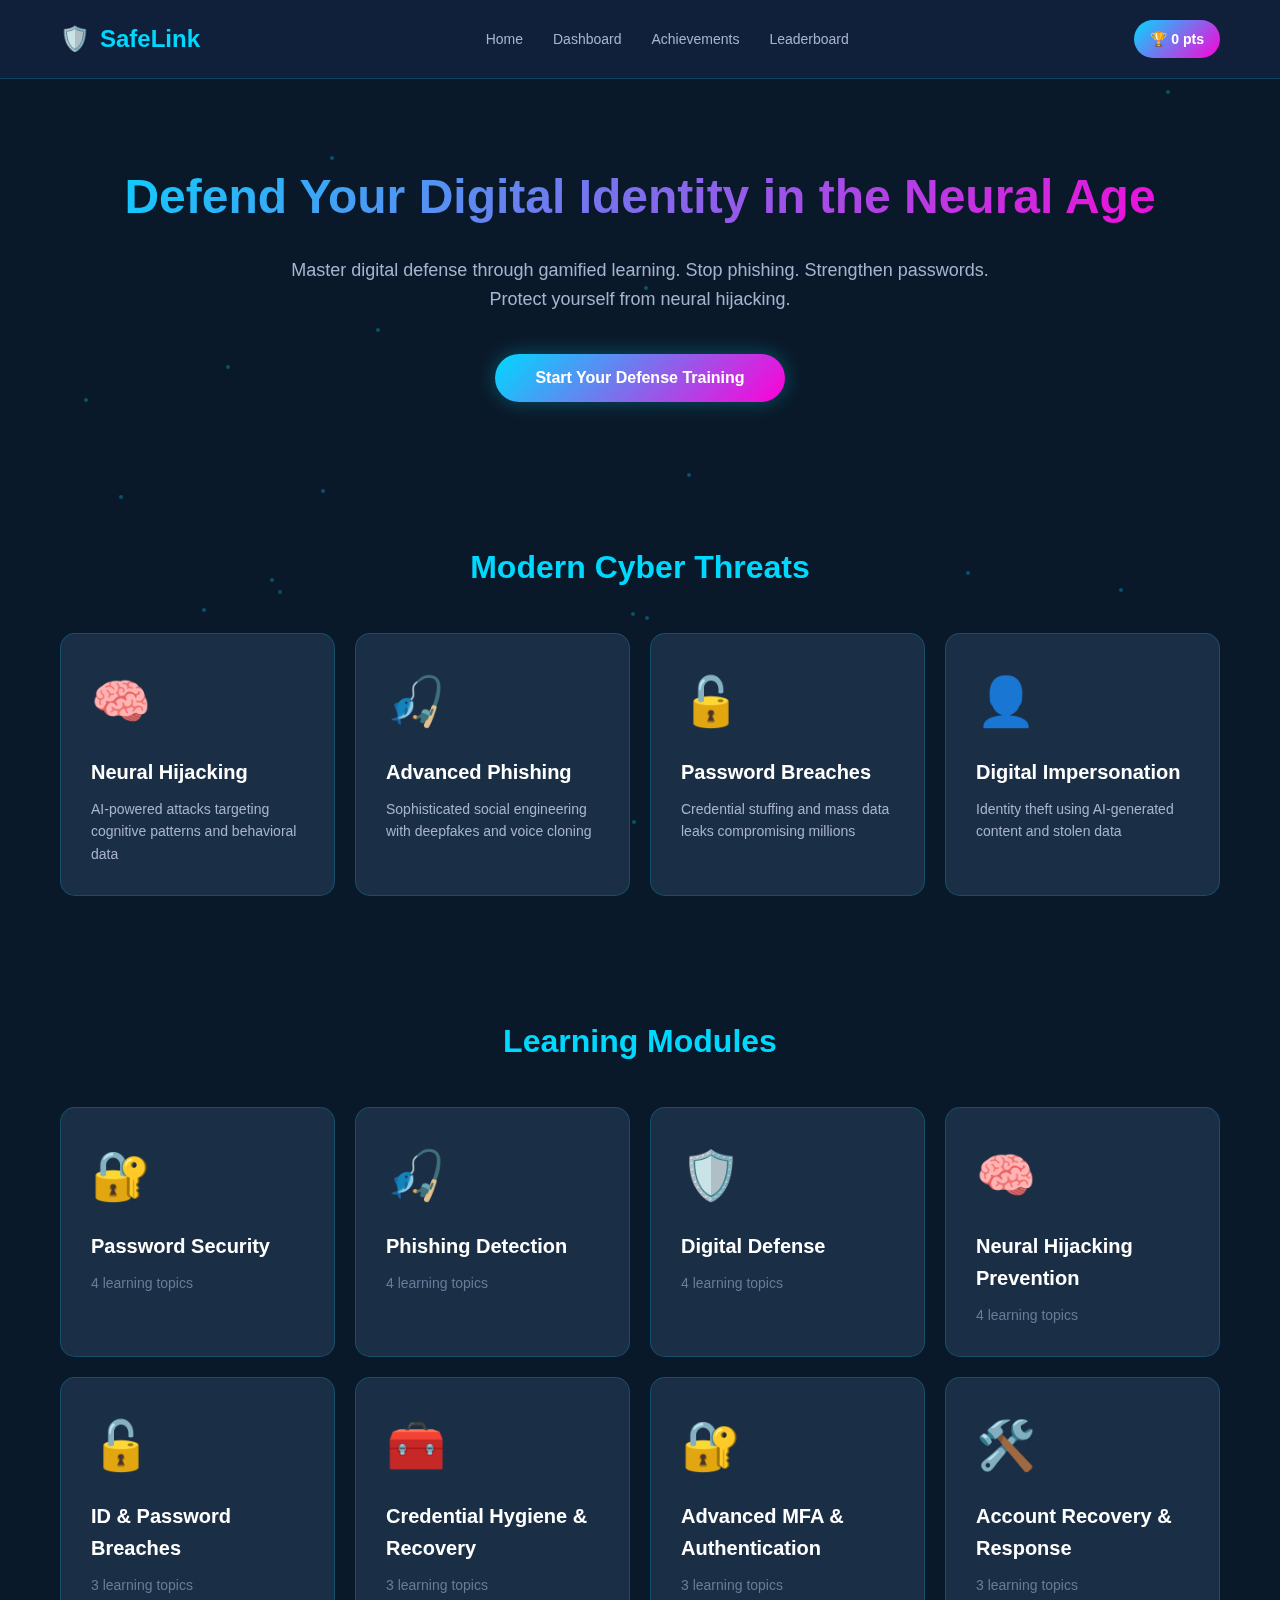
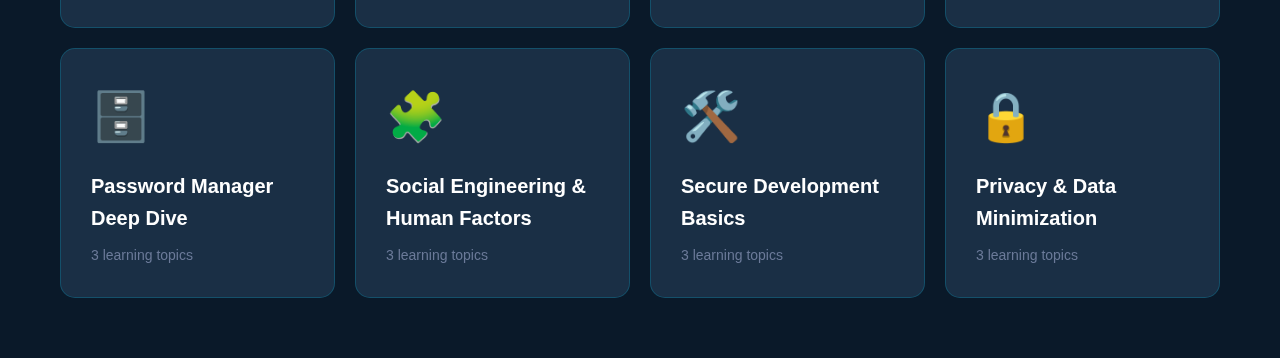
<file: index2.html>
<!DOCTYPE html>
<html lang="en">
<head>
    <meta charset="UTF-8">
    <meta name="viewport" content="width=device-width, initial-scale=1.0">
    <title>SafeLink - Digital Safety Learning Hub</title>
    <link rel="stylesheet" href="cs2.css">
</head>
<body>
    <div class="neural-bg" id="neuralBg"></div>

    <div class="toast" id="toast">
        <div class="toast-content">
            <div class="toast-icon" id="toastIcon">🏆</div>
            <div class="toast-text">
                <h4 id="toastTitle">Achievement Unlocked!</h4>
                <p id="toastMessage">You earned a new badge</p>
            </div>
        </div>
    </div>

    <!-- Breach Theory Modal (auto-shown on first load) -->
    <div class="modal-backdrop" id="breachModal" role="dialog" aria-modal="true">
        <div class="modal-card" id="breachModalContent">
            <!-- Content populated by JS -->
        </div>
    </div>

    <!-- Threat Detail Modal -->
    <div class="modal-backdrop" id="threatModal" role="dialog" aria-modal="true">
        <div class="modal-card" id="threatModalContent">
            <!-- Populated by JS -->
        </div>
    </div>

    <header class="header">
        <div class="container">
            <div class="header-content">
                <div class="logo">
                    <span>🛡️</span>
                    <span>SafeLink</span>
                </div>
                <nav class="nav">
                    <a class="nav-link" onclick="navigateTo('landing')">Home</a>
                    <a class="nav-link" onclick="navigateTo('dashboard')">Dashboard</a>
                    <a class="nav-link" onclick="navigateTo('achievements')">Achievements</a>
                    <a class="nav-link" onclick="navigateTo('leaderboard')">Leaderboard</a>
                </nav>
                <div class="security-score-badge" id="headerScore">
                    🏆 <span id="headerScoreValue">0</span> pts
                </div>
            </div>
        </div>
    </header>

    <section id="landing" class="page-section active">
        <div class="hero">
            <div class="container">
                <h1>Defend Your Digital Identity in the Neural Age</h1>
                <p>Master digital defense through gamified learning. Stop phishing. Strengthen passwords. Protect yourself from neural hijacking.</p>
                <button class="btn-primary" onclick="navigateTo('dashboard')">Start Your Defense Training</button>
            </div>
        </div>

        <div class="threats-section">
            <div class="container">
                <h2 class="section-title">Modern Cyber Threats</h2>
                <div class="threats-grid" id="threatsGrid"></div>
            </div>
        </div>

        <div class="threats-section">
            <div class="container">
                <h2 class="section-title">Learning Modules</h2>
                <div class="modules-grid" id="modulesPreview"></div>
            </div>
        </div>
    </section>

    <section id="dashboard" class="page-section">
        <div class="container dashboard">
            <h2 class="section-title">Your Security Command Center</h2>
            
            <div class="dashboard-grid">
                <div class="dashboard-card">
                    <h3 class="card-title">🏆 Security Score</h3>
                    <div class="score-display" id="totalScore">0</div>
                    <div class="score-breakdown">
                        <div class="score-item">
                            <span>Password Security</span>
                            <span id="passwordPoints">0 pts</span>
                        </div>
                        <div class="score-item">
                            <span>Phishing Detection</span>
                            <span id="phishingPoints">0 pts</span>
                        </div>
                        <div class="score-item">
                            <span>Achievements</span>
                            <span id="achievementPoints">0 pts</span>
                        </div>
                    </div>
                </div>

                <div class="dashboard-card">
                    <h3 class="card-title">📊 Learning Progress</h3>
                    <div class="progress-stats">
                        <div class="stat-box">
                            <div class="stat-value" id="modulesCompleted">0</div>
                            <div class="stat-label">Modules Done</div>
                        </div>
                        <div class="stat-box">
                            <div class="stat-value" id="challengesWon">0</div>
                            <div class="stat-label">Challenges Won</div>
                        </div>
                        <div class="stat-box">
                            <div class="stat-value" id="currentStreak">0</div>
                            <div class="stat-label">Day Streak</div>
                        </div>
                    </div>
                </div>

                <div class="dashboard-card">
                    <h3 class="card-title">⚡ Your Level</h3>
                    <div class="score-display" style="font-size: 32px;" id="userLevel">Novice</div>
                    <div class="progress-bar">
                        <div class="progress-fill" id="levelProgress" style="width: 0%"></div>
                    </div>
                    <p class="text-center" style="margin-top: 15px; font-size: 14px; color: var(--text-dim);" id="levelDescription">Complete more challenges to rank up!</p>
                </div>
            </div>

            <div class="dashboard-card mb-30">
                <h3 class="card-title">🎯 Today's Challenges</h3>
                <div id="challengesList"></div>
            </div>

            <div class="dashboard-card mb-30">
                <h3 class="card-title">💡 Recommended for You</h3>
                <div id="recommendedModule"></div>
            </div>

            <h2 class="section-title mt-30">All Learning Modules</h2>
            <div class="modules-grid" id="allModules"></div>
        </div>
    </section>

    <section id="moduleView" class="page-section">
        <div class="container" style="padding: 40px 20px;">
            <button class="btn-secondary mb-20" onclick="navigateTo('dashboard')">← Back to Dashboard</button>
            
            <div class="module-header" id="moduleHeader"></div>
            
            <div class="lessons-grid" id="lessonsGrid"></div>
        </div>
    </section>

    <section id="lessonView" class="page-section">
        <div class="quiz-container">
            <button class="btn-secondary mb-20" onclick="backToModule()">← Back to Module</button>
            
            <div class="quiz-header">
                <h2 id="lessonTitle">Lesson Title</h2>
                <div class="quiz-progress" id="quizProgress">Question 1 of 3</div>
                <div class="quiz-score">Score: <span id="quizScore">0</span> pts</div>
            </div>

            <div id="quizContent"></div>
        </div>
    </section>

    <section id="phishingQuiz" class="page-section">
        <div class="quiz-container">
            <button class="btn-secondary mb-20" onclick="navigateTo('dashboard')">← Back to Dashboard</button>
            
            <div class="quiz-header">
                <h2>🎣 Phishing Detection Challenge</h2>
                <div class="quiz-progress" id="phishingProgress">Email 1 of 3</div>
                <div class="quiz-score">Score: <span id="phishingScore">0</span> pts</div>
            </div>

            <div id="phishingContent"></div>
        </div>
    </section>

    <section id="passwordChecker" class="page-section">
        <div class="password-checker">
            <button class="btn-secondary mb-20" onclick="navigateTo('dashboard')">← Back to Dashboard</button>
            
            <h2 class="section-title">🔐 Password Strength Challenge</h2>
            <p class="text-center" style="color: var(--text-secondary); margin-bottom: 40px;">Create strong passwords and learn what makes them secure</p>

            <div class="password-input-group">
                <label style="font-size: 16px; font-weight: 600; margin-bottom: 10px; display: block;">Enter a password to test:</label>
                <input type="text" class="password-input" id="passwordInput" placeholder="Type your password here..." oninput="checkPasswordStrength()">
                
                <div class="strength-meter">
                    <div class="strength-fill" id="strengthFill"></div>
                </div>
                <div class="strength-label" id="strengthLabel">Enter a password to see its strength</div>
            </div>

            <div class="strength-feedback" id="passwordFeedback"></div>

            <div class="tips-sidebar">
                <h3 class="tips-title">💡 Password Security Tips</h3>
                <div class="tip-item">✓ Use at least 16 characters</div>
                <div class="tip-item">✓ Mix uppercase, lowercase, numbers, and symbols</div>
                <div class="tip-item">✓ Avoid common words and personal information</div>
                <div class="tip-item">✓ Use a unique password for each account</div>
                <div class="tip-item">✓ Consider using a password manager</div>
                <div class="tip-item">✓ Enable multi-factor authentication</div>
            </div>

            <div class="text-center mt-30">
                <button class="btn-primary" onclick="completePasswordChallenge()">Complete Challenge (+50 pts)</button>
            </div>
        </div>
    </section>

    <section id="achievements" class="page-section">
        <div class="container">
            <h2 class="section-title" style="margin-top: 40px;">🏆 Your Achievements</h2>
            <div class="text-center mb-30">
                <div style="font-size: 48px; font-weight: 700; color: var(--cyan);" id="totalAchievementPoints">0 pts</div>
                <p style="color: var(--text-secondary);">Total Achievement Points</p>
            </div>
            <div class="achievements-grid" id="achievementsGrid"></div>
        </div>
    </section>

    <section id="leaderboard" class="page-section">
        <div class="leaderboard-container">
            <h2 class="section-title">🏅 Global Leaderboard</h2>
            
            <div class="leaderboard-tabs">
                <button class="tab-btn active" onclick="switchLeaderboard('weekly')">Weekly</button>
                <button class="tab-btn" onclick="switchLeaderboard('monthly')">Monthly</button>
            </div>

            <div class="leaderboard-list" id="leaderboardList"></div>
        </div>
    </section>

    <script>
        // ==================== DATA MODELS ====================
        const gameData = {
            landingPage: {
                threats: [
                    { name: "Neural Hijacking", icon: "🧠", description: "AI-powered attacks targeting cognitive patterns and behavioral data" },
                    { name: "Advanced Phishing", icon: "🎣", description: "Sophisticated social engineering with deepfakes and voice cloning" },
                    { name: "Password Breaches", icon: "🔓", description: "Credential stuffing and mass data leaks compromising millions" },
                    { name: "Digital Impersonation", icon: "👤", description: "Identity theft using AI-generated content and stolen data" }
                ],
                
                modulesPreview: [
                    { icon: "🔐", name: "Password Security", topics: 4, color: "#00D9FF" },
                    { icon: "🎣", name: "Phishing Detection", topics: 4, color: "#FF00D9" },
                    { icon: "🛡️", name: "Digital Defense", topics: 4, color: "#00FF88" },
                    { icon: "🧠", name: "Neural Hijacking Prevention", topics: 4, color: "#FF6B00" },
                    { id: "id-password-security", icon: "🔓", name: "ID & Password Breaches", topics: 3, color: "#FF8C00" },
                    { id: "credential-hygiene", icon: "🧰", name: "Credential Hygiene & Recovery", topics: 3, color: "#FFB84D" },
                    { id: "mfa-advanced", icon: "🔐", name: "Advanced MFA & Authentication", topics: 3, color: "#7C4DFF" },
                    { id: "account-recovery", icon: "🛠️", name: "Account Recovery & Response", topics: 3, color: "#FF6B6B" },
                    { id: "password-manager-deep", icon: "🗄️", name: "Password Manager Deep Dive", topics: 3, color: "#4DD0E1" },
                    { id: "social-engineering", icon: "🧩", name: "Social Engineering & Human Factors", topics: 3, color: "#FFA726" },
                    { id: "secure-dev", icon: "🛠️", name: "Secure Development Basics", topics: 3, color: "#8BC34A" },
                    { id: "privacy-data", icon: "🔒", name: "Privacy & Data Minimization", topics: 3, color: "#9C27B0" }
                ]
            },
            modules: [
                {
                    id: "password-security",
                    name: "Password Security Fortress",
                    icon: "🔐",
                    color: "#00D9FF",
                    story: "In 2025, password breaches exposed 5 billion credentials. Are yours safe?",
                    lessons: [
                        {
                            title: "Creating Unbreakable Passwords",
                            duration: "8 min",
                            quizQuestions: [
                                {
                                    question: "Which password is strongest?",
                                    options: ["Password123!", "MyDog2024", "T7$mK9@pL2nQ5", "johnsmith1990"],
                                    correct: 2,
                                    explanation: "Option 3 uses random characters, numbers, and symbols with no dictionary words."
                                },
                                {
                                    question: "How long should a strong password be?",
                                    options: ["8 characters", "12 characters", "16+ characters", "No limit needed"],
                                    correct: 2,
                                    explanation: "Security experts recommend 16+ characters for maximum protection."
                                }
                            ]
                        },
                        {
                            title: "Password Manager Mastery",
                            duration: "10 min",
                            quizQuestions: [
                                {
                                    question: "What is the main benefit of a password manager?",
                                    options: ["Remembers passwords for you", "Generates strong passwords", "Encrypts your passwords", "All of the above"],
                                    correct: 3,
                                    explanation: "Password managers provide all these benefits, making them essential security tools."
                                }
                            ]
                        },
                        {
                            title: "Multi-Factor Authentication",
                            duration: "12 min",
                            quizQuestions: [
                                {
                                    question: "Which MFA method is most secure?",
                                    options: ["SMS codes", "Email codes", "Authenticator app", "Security questions"],
                                    correct: 2,
                                    explanation: "Authenticator apps are more secure than SMS, which can be intercepted."
                                }
                            ]
                        },
                        {
                            title: "Defending Against Credential Attacks",
                            duration: "15 min",
                            quizQuestions: [
                                {
                                    question: "What is credential stuffing?",
                                    options: ["Creating too many passwords", "Using leaked passwords on multiple sites", "Sharing passwords with friends", "Writing passwords down"],
                                    correct: 1,
                                    explanation: "Credential stuffing uses leaked username/password pairs to access accounts on other sites."
                                }
                            ]
                        }
                    ]
                },
                {
                    id: "password-manager-deep",
                    name: "Password Manager Deep Dive",
                    icon: "🗄️",
                    color: "#4DD0E1",
                    story: "Why password managers matter, how they store secrets, and best practices for secure use.",
                    lessons: [
                        {
                            title: "How Password Managers Work",
                            duration: "8 min",
                            quizQuestions: [
                                {
                                    question: "What is a key advantage of using a password manager?",
                                    options: ["Remembering one master password is insecure", "It encourages password reuse", "It generates and stores unique strong passwords", "It replaces MFA"],
                                    correct: 2,
                                    explanation: "Password managers generate and store strong, unique passwords for each site, reducing reuse risk."
                                }
                            ]
                        },
                        {
                            title: "Choosing & Configuring a Manager",
                            duration: "10 min",
                            quizQuestions: [
                                {
                                    question: "Which feature is important when choosing a password manager?",
                                    options: ["No encryption", "Client-side encryption and strong master key", "Only cloud storage", "No backups"],
                                    correct: 1,
                                    explanation: "Client-side encryption and a strong master key protect stored credentials."
                                }
                            ]
                        },
                        {
                            title: "Secure Sharing & Recovery",
                            duration: "10 min",
                            quizQuestions: [
                                {
                                    question: "What's a safe way to share credentials?",
                                    options: ["Plain email", "Password manager secure sharing feature", "Posting to chat", "SMS"],
                                    correct: 1,
                                    explanation: "Use built-in secure sharing features of password managers rather than insecure channels."
                                }
                            ]
                        }
                    ]
                },
                {
                    id: "social-engineering",
                    name: "Social Engineering & Human Factors",
                    icon: "🧩",
                    color: "#FFA726",
                    story: "Understand persuasion techniques attackers use and how human factors influence security decisions.",
                    lessons: [
                        {
                            title: "Common Social Engineering Tactics",
                            duration: "8 min",
                            quizQuestions: [
                                {
                                    question: "Which tactic is common in social engineering?",
                                    options: ["Using only technical exploits", "Urgency and authority to pressure victims", "Always using perfect grammar", "Never sending links"],
                                    correct: 1,
                                    explanation: "Attackers exploit urgency and perceived authority to push victims into making mistakes."
                                }
                            ]
                        },
                        {
                            title: "Defensive Communication Practices",
                            duration: "10 min",
                            quizQuestions: [
                                {
                                    question: "What is a safe response to an unexpected urgent request?",
                                    options: ["Comply immediately", "Verify via independent channels", "Forward to others blindly", "Click provided links"],
                                    correct: 1,
                                    explanation: "Always verify urgent requests via trusted channels before acting."
                                }
                            ]
                        },
                        {
                            title: "Reducing Human Error",
                            duration: "12 min",
                            quizQuestions: [
                                {
                                    question: "Which practice reduces human errors in security?",
                                    options: ["No training", "Regular simulated phishing + clear policies", "Sharing passwords", "Ignoring alerts"],
                                    correct: 1,
                                    explanation: "Training, simulations, and clear policies help users recognize and avoid scams."
                                }
                            ]
                        }
                    ]
                },
                {
                    id: "secure-dev",
                    name: "Secure Development Basics",
                    icon: "🛠️",
                    color: "#8BC34A",
                    story: "Introduce secure coding principles, dependency hygiene, and basic application hardening techniques.",
                    lessons: [
                        {
                            title: "Threat Modeling & Secure Defaults",
                            duration: "10 min",
                            quizQuestions: [
                                {
                                    question: "What is a secure default?",
                                    options: ["Open ports by default", "Least privilege configuration", "Verbose logging of secrets", "Default admin/admin credentials"],
                                    correct: 1,
                                    explanation: "Least privilege reduces attack surface by only granting necessary permissions."
                                }
                            ]
                        },
                        {
                            title: "Dependency & Supply Chain Hygiene",
                            duration: "12 min",
                            quizQuestions: [
                                {
                                    question: "A good practice for dependencies is:",
                                    options: ["Use unverified packages", "Pin versions and verify integrity", "Never update", "Ignore vulnerability alerts"],
                                    correct: 1,
                                    explanation: "Pinning versions and monitoring vulnerabilities helps maintain supply chain security."
                                }
                            ]
                        },
                        {
                            title: "Code Review & Static Analysis",
                            duration: "8 min",
                            quizQuestions: [
                                {
                                    question: "Which helps catch security bugs early?",
                                    options: ["No reviews", "Automated static analysis + peer code reviews", "Only manual testing", "Deploy without tests"],
                                    correct: 1,
                                    explanation: "Combining automated tools and peer reviews finds issues before deployment."
                                }
                            ]
                        }
                    ]
                },
                {
                    id: "privacy-data",
                    name: "Privacy & Data Minimization",
                    icon: "🔒",
                    color: "#9C27B0",
                    story: "Best practices for collecting, storing, and retaining minimal personal data to reduce impact of breaches.",
                    lessons: [
                        {
                            title: "Principles of Data Minimization",
                            duration: "8 min",
                            quizQuestions: [
                                {
                                    question: "Data minimization means:",
                                    options: ["Collect everything", "Only collect what is necessary", "Keep data forever", "Share data openly"],
                                    correct: 1,
                                    explanation: "Collecting only necessary data reduces risk and regulatory burden."
                                }
                            ]
                        },
                        {
                            title: "Anonymization & Pseudonymization",
                            duration: "10 min",
                            quizQuestions: [
                                {
                                    question: "Which technique helps protect user identities in datasets?",
                                    options: ["Storing raw PII with no controls", "Pseudonymization or anonymization", "Publishing all data", "Using easy-to-guess IDs"],
                                    correct: 1,
                                    explanation: "Pseudonymization and anonymization reduce re-identification risks."
                                }
                            ]
                        },
                        {
                            title: "Retention Policies & Legal Considerations",
                            duration: "12 min",
                            quizQuestions: [
                                {
                                    question: "Good retention policy practice is to:",
                                    options: ["Keep data indefinitely", "Define clear retention limits and delete when expired", "Ignore regulations", "Duplicate data everywhere"],
                                    correct: 1,
                                    explanation: "Clear retention and deletion policies limit exposure and help compliance."
                                }
                            ]
                        }
                    ]
                },
                {
                    id: "phishing-detection",
                    name: "Phishing Detection Academy",
                    icon: "🎣",
                    color: "#FF00D9",
                    story: "A colleague's email seems urgent. But something feels off. Can you spot the trap?",
                    lessons: [
                        {
                            title: "Spotting Email Red Flags",
                            duration: "10 min",
                            quizQuestions: [
                                {
                                    question: "Which is a common phishing red flag?",
                                    options: ["Urgent deadline", "Personalized greeting", "Company logo", "Proper grammar"],
                                    correct: 0,
                                    explanation: "Urgency is a classic phishing tactic to pressure victims into acting quickly."
                                }
                            ]
                        },
                        {
                            title: "URL Inspection Techniques",
                            duration: "8 min",
                            quizQuestions: [
                                {
                                    question: "Which domain is suspicious?",
                                    options: ["amazon.com", "amaz0n.com", "www.amazon.com", "amazon.co.uk"],
                                    correct: 1,
                                    explanation: "The zero (0) replacing the 'o' is a common phishing technique called typosquatting."
                                }
                            ]
                        },
                        {
                            title: "Social Engineering Tactics",
                            duration: "12 min",
                            quizQuestions: [
                                {
                                    question: "What is pretexting in phishing?",
                                    options: ["Sending random emails", "Creating a false scenario to gain trust", "Using technical jargon", "Spoofing email addresses"],
                                    correct: 1,
                                    explanation: "Pretexting involves creating a believable scenario to manipulate the victim."
                                }
                            ]
                        },
                        {
                            title: "Advanced Phishing Defense",
                            duration: "15 min",
                            quizQuestions: [
                                {
                                    question: "How can you verify a suspicious email?",
                                    options: ["Click the link to check", "Reply to the sender", "Contact the company through official channels", "Forward to friends"],
                                    correct: 2,
                                    explanation: "Always verify through official channels, never through the suspicious email itself."
                                }
                            ]
                        }
                    ]
                },
                // --- NEW MODULE 1: Digital Defense Fundamentals ---
                {
                    id: "digital-defense",
                    name: "Digital Defense Fundamentals",
                    icon: "🛡️",
                    color: "#00FF88",
                    story: "Your personal data is under constant surveillance. Learn the basic, indispensable strategies to lock down your devices and privacy.",
                    lessons: [
                        {
                            title: "Securing Your Home Network",
                            duration: "10 min",
                            quizQuestions: [
                                {
                                    question: "What is the most critical first step to securing a Wi-Fi router?",
                                    options: ["Disable broadcasting the SSID", "Change the default password", "Enable a Guest Network", "Install a firewall"],
                                    correct: 1,
                                    explanation: "The default password is easy for hackers to guess or find online. Changing it is mandatory."
                                }
                            ]
                        },
                        {
                            title: "Software Updates and Patching",
                            duration: "8 min",
                            quizQuestions: [
                                {
                                    question: "What is the primary purpose of a software security patch?",
                                    options: ["To add new features to the software", "To fix known security vulnerabilities", "To improve the user interface", "To speed up the software"],
                                    correct: 1,
                                    explanation: "Patches fix vulnerabilities that hackers exploit to gain unauthorized access."
                                }
                            ]
                        },
                        {
                            title: "Privacy Settings Mastery",
                            duration: "12 min",
                            quizQuestions: [
                                {
                                    question: "Which type of data tracking is most invasive to your privacy?",
                                    options: ["First-party cookies", "Third-party cookies", "Session cookies", "Flash cookies"],
                                    correct: 1,
                                    explanation: "Third-party cookies track your activity across different websites, creating a highly detailed profile."
                                }
                            ]
                        },
                        {
                            title: "Mobile Device Security",
                            duration: "15 min",
                            quizQuestions: [
                                {
                                    question: "Why should you avoid using public, unsecured Wi-Fi for sensitive tasks?",
                                    options: ["It slows down your connection", "Your screen can be viewed by others", "It allows eavesdropping via Man-in-the-Middle attacks", "The hotspot provider can steal your phone"],
                                    correct: 2,
                                    explanation: "Unsecured public Wi-Fi is vulnerable to Man-in-the-Middle attacks, where a hacker intercepts your data."
                                }
                            ]
                        }
                    ]
                },
                // --- NEW MODULE 2: Neural Hijacking Prevention ---
                {
                    id: "neural-hijacking",
                    name: "Neural Hijacking Prevention",
                    icon: "🧠",
                    color: "#FF6B00",
                    story: "AI is the new frontier of cyber warfare. Learn how to protect your cognitive and behavioral data from advanced, intelligent adversaries.",
                    lessons: [
                        {
                            title: "Understanding Deepfake Threats",
                            duration: "10 min",
                            quizQuestions: [
                                {
                                    question: "What is the biggest threat posed by AI-generated 'deepfake' voice and video?",
                                    options: ["They look too realistic in movies", "They allow for sophisticated digital impersonation and fraud", "They require too much computing power", "They can't be used for criminal activity"],
                                    correct: 1,
                                    explanation: "Deepfakes enable convincing impersonation, making social engineering attacks extremely effective."
                                }
                            ]
                        },
                        {
                            title: "Biometric Security Best Practices",
                            duration: "8 min",
                            quizQuestions: [
                                {
                                    question: "Which is a general vulnerability of biometric authentication (e.g., fingerprint, face ID)?",
                                    options: ["It's always faster than a password", "The biometric data can be stolen and replicated", "It can only be used on expensive phones", "It doesn't work in the dark"],
                                    correct: 1,
                                    explanation: "Once biometric data is compromised, it cannot be changed, unlike a password."
                                }
                            ]
                        },
                        {
                            title: "Defending Against Behavioral Profiling",
                            duration: "12 min",
                            quizQuestions: [
                                {
                                    question: "What is 'Behavioral Profiling' used by cyber adversaries?",
                                    options: ["Predicting your online purchases", "Analyzing typing speed, mouse movement, and usage patterns", "Tracking your heart rate", "Guessing your favorite color"],
                                    correct: 1,
                                    explanation: "Behavioral profiling builds a model of how you interact with devices, which can be used to bypass security checks."
                                }
                            ]
                        },
                        {
                            title: "Protecting Data from AI Analysis",
                            duration: "15 min",
                            quizQuestions: [
                                {
                                    question: "What technique can help 'poison' AI training data to disrupt profiling?",
                                    options: ["Using all caps in every email", "Deleting your browser history frequently", "Using privacy-enhancing browser extensions and tools", "Never buying anything online"],
                                    correct: 2,
                                    explanation: "Tools that introduce noise or use anonymizing techniques can make your data less useful for AI profiling and analysis."
                                }
                            ]
                        }
                    ]
                },
                {
                    id: "id-password-security",
                    name: "ID & Password Security",
                    icon: "🔓",
                    color: "#FF8C00",
                    story: "ID and password security occur when attackers gain unauthorized access to stored credentials via data leaks, credential stuffing, or insecure storage. This module covers how breaches happen, how attackers reuse credentials, and practical steps to detect and recover from a compromise.",
                    lessons: [
                        {
                            title: "Theory: How Breaches Happen",
                            duration: "8 min",
                            quizQuestions: [
                                {
                                    question: "What is a common source of leaked credentials?",
                                    options: ["Using a password manager", "Data leaks from third-party services", "Enabling MFA", "Strong unique passwords"],
                                    correct: 1,
                                    explanation: "Data breaches at third-party services frequently expose username/password pairs that attackers reuse elsewhere."
                                }
                            ]
                        },
                        {
                            title: "Attack Vectors & Credential Stuffing",
                            duration: "10 min",
                            quizQuestions: [
                                {
                                    question: "What does credential stuffing involve?",
                                    options: ["Brute-forcing single account", "Using leaked credential lists across many sites", "Encrypting password databases", "Monitoring network traffic"],
                                    correct: 1,
                                    explanation: "Credential stuffing uses lists of leaked credentials to attempt logins across multiple services."
                                }
                            ]
                        },
                        {
                            title: "Responding After a Breach",
                            duration: "10 min",
                            quizQuestions: [
                                {
                                    question: "If a service you use is breached, what's the best immediate action?",
                                    options: ["Ignore the notice", "Change the password and enable MFA", "Share credentials with colleagues", "Use the same password on other sites"],
                                    correct: 1,
                                    explanation: "Changing the password and enabling multi-factor authentication reduces the risk of account takeover."
                                }
                            ]
                        }
                    ]
                },
                {
                    id: "credential-hygiene",
                    name: "Credential Hygiene & Recovery",
                    icon: "🧰",
                    color: "#FFB84D",
                    story: "Learn how to detect compromised accounts, recover them safely, and maintain credential hygiene to prevent future breaches.",
                    lessons: [
                        {
                            title: "Detecting a Compromise",
                            duration: "8 min",
                            quizQuestions: [
                                {
                                    question: "Which sign most likely indicates an account compromise?",
                                    options: ["A routine login from your device", "Unexpected password reset emails", "Receiving regular newsletters", "No notifications at all"],
                                    correct: 1,
                                    explanation: "Unexpected password reset messages or login alerts often signal unauthorized access attempts."
                                }
                            ]
                        },
                        {
                            title: "Safe Recovery Steps",
                            duration: "10 min",
                            quizQuestions: [
                                {
                                    question: "What's the best immediate action when you suspect an account was breached?",
                                    options: ["Delete the account", "Change the password from a secure device and enable MFA", "Share the issue on social media", "Continue using the account"],
                                    correct: 1,
                                    explanation: "Change the password (from a trusted device), enable multi-factor authentication, and review account activity."
                                }
                            ]
                        },
                        {
                            title: "Monitoring & Prevention",
                            duration: "12 min",
                            quizQuestions: [
                                {
                                    question: "Which tool helps you learn if your email was part of a data breach?",
                                    options: ["Reusing passwords", "Have I Been Pwned (or similar breach notification services)", "Ignoring security updates", "Sharing passwords with family"],
                                    correct: 1,
                                    explanation: "Breach notification services alert you when your email appears in known data leaks so you can take action."
                                }
                            ]
                        }
                    ]
                },
                {
                    id: "mfa-advanced",
                    name: "Advanced MFA & Authentication",
                    icon: "🔐",
                    color: "#7C4DFF",
                    story: "Deep dive into multi-factor authentication, hardware security keys, and phishing-resistant protocols.",
                    lessons: [
                        {
                            title: "MFA Methods Compared",
                            duration: "10 min",
                            quizQuestions: [
                                {
                                    question: "Which MFA method is most phishing-resistant?",
                                    options: ["SMS codes", "Authenticator app", "Hardware security key (FIDO2)", "Email codes"],
                                    correct: 2,
                                    explanation: "Hardware security keys implement cryptographic protocols that resist phishing attacks."
                                }
                            ]
                        },
                        {
                            title: "Implementing WebAuthn & Security Keys",
                            duration: "12 min",
                            quizQuestions: [
                                {
                                    question: "What standard enables passwordless, phishing-resistant logins?",
                                    options: ["OAuth2", "WebAuthn/FIDO2", "SAML", "OpenID Connect"],
                                    correct: 1,
                                    explanation: "WebAuthn/FIDO2 enables public-key based authentication that's phishing-resistant."
                                }
                            ]
                        },
                        {
                            title: "MFA UX and Backup Codes",
                            duration: "8 min",
                            quizQuestions: [
                                {
                                    question: "What's a safe place to store MFA backup codes?",
                                    options: ["Public cloud notes", "Encrypted password manager", "On paper stuck to monitor", "Shared email"],
                                    correct: 1,
                                    explanation: "Encrypted password managers provide secure storage for backup codes."
                                }
                            ]
                        }
                    ]
                },
                {
                    id: "account-recovery",
                    name: "Account Recovery & Response",
                    icon: "🛠️",
                    color: "#FF6B6B",
                    story: "How to perform account recovery, secure compromised accounts, and coordinate incident response.",
                    lessons: [
                        {
                            title: "Recovery Policies & Trusted Contacts",
                            duration: "8 min",
                            quizQuestions: [
                                {
                                    question: "What's safer for recovery, trusted contacts or SMS recovery?",
                                    options: ["Trusted contacts", "SMS codes", "Both equal", "Neither"],
                                    correct: 0,
                                    explanation: "Trusted contacts with verification are typically safer than SMS, which can be intercepted."
                                }
                            ]
                        },
                        {
                            title: "Evidence & Reporting",
                            duration: "10 min",
                            quizQuestions: [
                                {
                                    question: "When reporting a breach to a provider, what helps the most?",
                                    options: ["A screenshot of suspicious activity", "Posting on social media", "Deleting the account", "Ignoring it"],
                                    correct: 0,
                                    explanation: "Screenshots and timestamps aid support teams to verify and respond to incidents quickly."
                                }
                            ]
                        },
                        {
                            title: "Coordinating Response",
                            duration: "12 min",
                            quizQuestions: [
                                {
                                    question: "After securing an account, you should:",
                                    options: ["Do nothing else", "Scan devices for malware and update passwords", "Share passwords with others", "Continue old sessions"],
                                    correct: 1,
                                    explanation: "Scan and clean infected devices, rotate credentials, and review connected apps to prevent reinfection."
                                }
                            ]
                        }
                    ]
                }
            ],
            phishingScenarios: [
                {
                    id: 1,
                    from: "security@paypa1-verify.com",
                    subject: "URGENT: Verify your account now",
                    body: "Your account has been locked due to suspicious activity. Click here to verify immediately or your account will be permanently deleted within 24 hours.",
                    isPhishing: true,
                    redFlags: [
                        "Misspelled domain (paypa1 vs paypal)",
                        "Urgent language and threats",
                        "Generic greeting",
                        "Suspicious link"
                    ],
                    explanation: "This is a classic phishing attempt using urgency, fear tactics, and domain spoofing."
                },
                {
                    id: 2,
                    from: "team@github.com",
                    subject: "Your pull request was merged",
                    body: "Hi Sarah, John Doe merged your pull request #1234 'Fix login bug' into the main branch. View details in your repository.",
                    isPhishing: false,
                    redFlags: [],
                    explanation: "This is legitimate: proper domain, personalized content, specific details, and no urgency or suspicious links."
                },
                {
                    id: 3,
                    from: "admin@yourbank-secure.net",
                    subject: "Account Alert: Unusual Activity Detected",
                    body: "We noticed unusual activity on your account. Please verify your identity by clicking the link below and entering your account credentials.",
                    isPhishing: true,
                    redFlags: [
                        "Wrong domain (banks use specific domains)",
                        "Asking for credentials via email",
                        "Vague 'unusual activity'",
                        "Pressure to act immediately"
                    ],
                    explanation: "Banks never ask for credentials via email. The domain is fake and designed to steal your login."
                }
            ],
            achievements: [
                { name: "First Steps", icon: "🎯", description: "Complete your first lesson", points: 10, requirement: 1, type: 'lessons' },
                { name: "Phish Slayer", icon: "🎣", description: "Identify 10 phishing emails correctly", points: 50, requirement: 10, type: 'phishing' },
                { name: "Password Master", icon: "🔐", description: "Pass all password security lessons", points: 50, requirement: 4, type: 'password-module' },
                { name: "Week Warrior", icon: "🔥", description: "7-day learning streak", points: 100, requirement: 7, type: 'streak' },
                { name: "Neural Defender", icon: "🧠", description: "Complete Neural Hijacking module", points: 200, requirement: 4, type: 'neural-module' }, // Updated requirement to 4 lessons
                { name: "Security Champion", icon: "🏆", description: "Reach 1000+ security points", points: 500, requirement: 1000, type: 'points' }
            ],
            leaderboard: [
                { rank: 1, username: "CyberGuardian", score: 2450, badges: 12 },
                { rank: 2, username: "DigitalDefender", score: 2280, badges: 11 },
                { rank: 3, username: "PhishHunter", score: 2150, badges: 10 },
                { rank: 4, username: "SecurityNinja", score: 1920, badges: 9 },
                { rank: 5, username: "CyberSentinel", score: 1875, badges: 9 }
            ]
        };

        // User Progress State
        const userProgress = {
            totalScore: 0,
            passwordPoints: 0,
            phishingPoints: 0,
            achievementPoints: 0,
            modulesCompleted: 0,
            challengesWon: 0,
            currentStreak: 0,
            lessonsCompleted: [],
            phishingCorrect: 0,
            unlockedAchievements: [],
            moduleProgress: {}
        };

        let currentModule = null;
        let currentLesson = null;
        let currentQuestionIndex = 0;
        let currentQuizScore = 0;
        let currentPhishingIndex = 0;
        let currentPhishingScore = 0;
        let selectedAnswer = null;

        // ==================== INITIALIZATION ====================
        function init() {
            // Ensure module progress is initialized for all modules (even if 0)
            gameData.modules.forEach(module => {
                if (!userProgress.moduleProgress[module.id]) {
                    userProgress.moduleProgress[module.id] = 0;
                }
            });

            createNeuralBackground();
            renderLandingPage();
            updateAllScores();
        }

        function createNeuralBackground() {
            const bg = document.getElementById('neuralBg');
            const dotCount = 30;
            
            for (let i = 0; i < dotCount; i++) {
                const dot = document.createElement('div');
                dot.className = 'neural-dot';
                dot.style.left = Math.random() * 100 + '%';
                dot.style.top = Math.random() * 100 + '%';
                dot.style.animationDelay = Math.random() * 3 + 's';
                bg.appendChild(dot);
            }
        }

        // ==================== NAVIGATION ====================
        function navigateTo(page) {
            document.querySelectorAll('.page-section').forEach(section => {
                section.classList.remove('active');
            });
            document.getElementById(page).classList.add('active');
            
            document.querySelectorAll('.nav-link').forEach(link => {
                link.classList.remove('active');
            });

            // Update active nav link
            const navLinks = document.querySelectorAll('.nav-link');
            // Nav links are Home[0], Dashboard[1], Achievements[2], Leaderboard[3]
            if (page === 'landing') navLinks[0].classList.add('active');
            else if (page === 'dashboard' || page === 'moduleView' || page === 'lessonView' || page === 'phishingQuiz' || page === 'passwordChecker') navLinks[1].classList.add('active');
            else if (page === 'achievements') navLinks[2].classList.add('active');
            else if (page === 'leaderboard') navLinks[3].classList.add('active');

            // Render page-specific content
            if (page === 'dashboard') renderDashboard();
            else if (page === 'achievements') renderAchievements();
            else if (page === 'leaderboard') renderLeaderboard();
            else if (page === 'phishingQuiz') startPhishingQuiz();

            window.scrollTo(0, 0);
        }

        // ==================== LANDING PAGE ====================
        function renderLandingPage() {
            // Render threats (create DOM nodes so we can attach click handlers)
            const threatsGrid = document.getElementById('threatsGrid');
            threatsGrid.innerHTML = '';
            gameData.landingPage.threats.forEach(threat => {
                const card = document.createElement('div');
                card.className = 'threat-card';
                card.addEventListener('click', () => showThreatModal(threat));

                card.innerHTML = `
                    <div class="threat-icon">${threat.icon}</div>
                    <div class="threat-name">${threat.name}</div>
                    <div class="threat-desc">${threat.description}</div>
                `;

                threatsGrid.appendChild(card);
            });

            // Render modules preview (create DOM nodes and attach listeners to avoid inline onclick quoting issues)
            const modulesPreview = document.getElementById('modulesPreview');
            modulesPreview.innerHTML = '';
            gameData.landingPage.modulesPreview.forEach(mod => {
                const card = document.createElement('div');
                card.className = 'module-card';
                const targetId = mod.id || mod.name.toLowerCase().replace(/\s/g, '-');
                card.addEventListener('click', () => openModule(targetId));

                card.innerHTML = `
                    <div class="module-icon">${mod.icon}</div>
                    <div class="module-name">${mod.name}</div>
                    <div class="module-topics">${mod.topics} learning topics</div>
                `;

                modulesPreview.appendChild(card);
            });
        }

        // ==================== DASHBOARD ====================
        function renderDashboard() {
            updateAllScores();
            renderChallenges();
            renderRecommendedModule();
            renderAllModules();
        }

        function renderChallenges() {
            const challenges = [
                { title: "Phishing Email Detection", difficulty: "easy", points: 30, action: () => navigateTo('phishingQuiz') },
                { title: "Password Strength Test", difficulty: "medium", points: 50, action: () => navigateTo('passwordChecker') },
                { 
                    title: "Digital Defense Quiz", 
                    difficulty: "hard", 
                    points: 100, 
                    action: () => {
                        const module = gameData.modules.find(m => m.id === 'digital-defense');
                        if (module) {
                            // Start the first lesson of the Digital Defense module
                            currentModule = module;
                            startLesson(0); 
                        } else {
                            alert('Module not found!');
                        }
                    } 
                }
            ];

            const challengesList = document.getElementById('challengesList');
            challengesList.innerHTML = challenges.map((challenge, index) => {
                // Simplified way to track if challenge is 'complete' for demonstration purposes
                let isComplete = false;
                if (challenge.title.includes('Phishing') && userProgress.phishingCorrect >= gameData.phishingScenarios.length) isComplete = true;
                // Password challenge is "completed" once, but can be done again
                if (challenge.title.includes('Password') && userProgress.challengesWon > 0) isComplete = false; 

                return `
                    <div class="challenge-item">
                        <div class="challenge-info">
                            <h4>${challenge.title} ${isComplete ? ' (Done)' : ''}</h4>
                            <div class="challenge-meta">
                                <span class="difficulty-badge difficulty-${challenge.difficulty}">${challenge.difficulty.toUpperCase()}</span>
                                <span>⏱️ 10-15 min</span>
                            </div>
                        </div>
                        <button class="points-badge" onclick="startChallenge(${index})" ${isComplete && challenge.title.includes('Phishing') ? 'disabled' : ''}>
                            +${challenge.points} pts
                        </button>
                    </div>
                `;
            }).join('');

            window.startChallenge = function(index) {
                challenges[index].action();
            };
        }

        function renderRecommendedModule() {
            // Recommend the module with the lowest progress
            let recommended = gameData.modules[0];
            let lowestProgress = userProgress.moduleProgress[recommended.id] || 0;

            gameData.modules.forEach(module => {
                const progress = userProgress.moduleProgress[module.id] || 0;
                if (progress < lowestProgress) {
                    lowestProgress = progress;
                    recommended = module;
                }
            });
            
            const progress = lowestProgress;
            
            document.getElementById('recommendedModule').innerHTML = `
                <div class="challenge-item">
                    <div class="challenge-info">
                        <h4>${recommended.icon} ${recommended.name}</h4>
                        <div class="challenge-meta">
                            <span>📚 ${recommended.lessons.length} lessons</span>
                            <span>Progress: ${progress}%</span>
                        </div>
                    </div>
                    <button class="btn-secondary" onclick="openModule('${recommended.id}')">
                        Start Learning
                    </button>
                </div>
            `;
        }

        function renderAllModules() {
            const allModules = document.getElementById('allModules');
            allModules.innerHTML = gameData.modules.map(module => {
                const progress = userProgress.moduleProgress[module.id] || 0;
                return `
                    <div class="module-card" onclick="openModule('${module.id}')">
                        <div class="module-icon">${module.icon}</div>
                        <div class="module-name">${module.name}</div>
                        <div class="module-topics">${module.lessons.length} lessons</div>
                        <div class="progress-bar" style="margin-top: 15px;">
                            <div class="progress-fill" style="width: ${progress}%; background: ${module.color};"></div>
                        </div>
                    </div>
                `;
            }).join('');
        }

        // ==================== MODULE VIEW ====================
        function openModule(moduleId) {
            currentModule = gameData.modules.find(m => m.id === moduleId);
            if (!currentModule) {
                // Handle cases where preview link uses simplified name
                if (moduleId === 'password-security') currentModule = gameData.modules[0];
                else if (moduleId === 'phishing-detection') currentModule = gameData.modules[1];
                else if (moduleId === 'digital-defense-fundamentals') currentModule = gameData.modules[2];
                else if (moduleId === 'neural-hijacking-prevention') currentModule = gameData.modules[3];
                if (!currentModule) return;
                moduleId = currentModule.id;
            }

            const progress = userProgress.moduleProgress[moduleId] || 0;
            
            document.getElementById('moduleHeader').innerHTML = `
                <div class="module-title">
                    <span>${currentModule.icon}</span>
                    <span>${currentModule.name}</span>
                </div>
                <div class="story-card">${currentModule.story}</div>
                <div class="progress-bar">
                    <div class="progress-fill" style="width: ${progress}%; background: ${currentModule.color};"></div>
                </div>
                <div style="text-align: center; margin-top: 10px; font-size: 14px; color: var(--text-dim);">
                    ${progress}% Complete
                </div>
            `;

            const lessonsGrid = document.getElementById('lessonsGrid');
            lessonsGrid.innerHTML = currentModule.lessons.map((lesson, index) => {
                const lessonKey = `${moduleId}-${index}`;
                const completed = userProgress.lessonsCompleted.includes(lessonKey);
                
                return `
                    <div class="lesson-card">
                        <div class="lesson-title">${lesson.title}</div>
                        <div class="lesson-meta">
                            <span>⏱️ ${lesson.duration}</span>
                            <span>📝 ${lesson.quizQuestions.length} questions</span>
                        </div>
                        ${completed ? '<div class="lesson-status">✓ Completed</div>' : ''}
                        <button class="btn-primary" onclick="startLesson(${index})" style="width: 100%;">
                            ${completed ? 'Review Lesson' : 'Start Lesson'}
                        </button>
                    </div>
                `;
            }).join('');

            navigateTo('moduleView');
        }

        function backToModule() {
            if (currentModule) {
                openModule(currentModule.id);
            }
        }

        // ==================== LESSON & QUIZ ====================
        function startLesson(lessonIndex) {
            currentLesson = currentModule.lessons[lessonIndex];
            currentQuestionIndex = 0;
            currentQuizScore = 0;
            selectedAnswer = null;

            document.getElementById('lessonTitle').textContent = currentLesson.title;
            renderQuizQuestion();
            navigateTo('lessonView');
        }

        function renderQuizQuestion() {
            const question = currentLesson.quizQuestions[currentQuestionIndex];
            const totalQuestions = currentLesson.quizQuestions.length;

            document.getElementById('quizProgress').textContent = `Question ${currentQuestionIndex + 1} of ${totalQuestions}`;
            document.getElementById('quizScore').textContent = currentQuizScore;

            document.getElementById('quizContent').innerHTML = `
                <div class="question-card">
                    <div class="question-text">${question.question}</div>
                    <div class="options-list">
                        ${question.options.map((option, index) => `
                            <button class="option-btn" onclick="selectAnswer(${index})" id="option-${index}">
                                ${option}
                            </button>
                        `).join('')}
                    </div>
                    <div id="feedback" class="hidden"></div>
                </div>
                <div class="text-center mt-30">
                    <button class="btn-primary" onclick="submitAnswer()" id="submitBtn">Submit Answer</button>
                </div>
            `;
        }

        function selectAnswer(index) {
            selectedAnswer = index;
            document.querySelectorAll('.option-btn').forEach((btn, i) => {
                btn.classList.remove('selected');
                if (i === index) btn.classList.add('selected');
            });
        }

        function submitAnswer() {
            if (selectedAnswer === null) {
                alert('Please select an answer');
                return;
            }

            const question = currentLesson.quizQuestions[currentQuestionIndex];
            const isCorrect = selectedAnswer === question.correct;
            
            // Score tracking based on module
            let pointsEarned = 20;
            if (isCorrect) {
                currentQuizScore += pointsEarned;
                if (currentModule.id === 'password-security') userProgress.passwordPoints += pointsEarned;
                else if (currentModule.id === 'phishing-detection') userProgress.phishingPoints += pointsEarned;
                else if (currentModule.id === 'digital-defense') userProgress.passwordPoints += pointsEarned; // For simplicity, grouping new modules' points
                else if (currentModule.id === 'neural-hijacking') userProgress.phishingPoints += pointsEarned; // For simplicity, grouping new modules' points
                else userProgress.passwordPoints += pointsEarned; // Default fallback
            }

            // Show feedback
            document.querySelectorAll('.option-btn').forEach((btn, i) => {
                btn.disabled = true;
                if (i === question.correct) {
                    btn.classList.add('correct');
                } else if (i === selectedAnswer && !isCorrect) {
                    btn.classList.add('incorrect');
                }
            });

            const feedbackDiv = document.getElementById('feedback');
            feedbackDiv.className = `feedback-box ${isCorrect ? 'correct' : 'incorrect'}`;
            feedbackDiv.innerHTML = `
                <h4>${isCorrect ? '✓ Correct!' : '✗ Incorrect'}</h4>
                <p>${question.explanation}</p>
            `;
            feedbackDiv.classList.remove('hidden');

            document.getElementById('submitBtn').textContent = 'Next Question';
            document.getElementById('submitBtn').onclick = nextQuestion;
        }

        function nextQuestion() {
            currentQuestionIndex++;
            selectedAnswer = null;

            if (currentQuestionIndex < currentLesson.quizQuestions.length) {
                renderQuizQuestion();
            } else {
                completeLesson();
            }
        }

        function completeLesson() {
            const lessonKey = `${currentModule.id}-${currentModule.lessons.indexOf(currentLesson)}`;
            
            if (!userProgress.lessonsCompleted.includes(lessonKey)) {
                userProgress.lessonsCompleted.push(lessonKey);
                userProgress.challengesWon++;
                
                // Check for first lesson achievement
                if (userProgress.lessonsCompleted.length === 1) {
                    unlockAchievement('First Steps');
                }
            }

            // Update module progress
            const completedInModule = userProgress.lessonsCompleted.filter(l => l.startsWith(currentModule.id)).length;
            const totalInModule = currentModule.lessons.length;
            userProgress.moduleProgress[currentModule.id] = Math.round((completedInModule / totalInModule) * 100);

            // Check for module completion achievements
            if (completedInModule === totalInModule) {
                userProgress.modulesCompleted++;
                if (currentModule.id === 'password-security') {
                    unlockAchievement('Password Master');
                } else if (currentModule.id === 'neural-hijacking') {
                    unlockAchievement('Neural Defender');
                }
            }

            updateAllScores();

            document.getElementById('quizContent').innerHTML = `
                <div class="question-card text-center">
                    <div style="font-size: 64px; margin-bottom: 20px;">🎉</div>
                    <h2>Lesson Complete!</h2>
                    <div class="score-display" style="font-size: 36px; margin: 20px 0;">
                        +${currentQuizScore} pts
                    </div>
                    <p style="color: var(--text-secondary); margin-bottom: 30px;">
                        You've mastered this topic! Keep learning to unlock more achievements.
                    </p>
                    <button class="btn-primary" onclick="backToModule()">Back to Module</button>
                </div>
            `;
        }

        // ==================== PHISHING QUIZ ====================
        function startPhishingQuiz() {
            currentPhishingIndex = 0;
            currentPhishingScore = 0;
            renderPhishingQuestion();
            // Ensure the correct section is active if navigating directly
            navigateTo('phishingQuiz'); 
        }

        function renderPhishingQuestion() {
            const scenario = gameData.phishingScenarios[currentPhishingIndex];
            const total = gameData.phishingScenarios.length;

            document.getElementById('phishingProgress').textContent = `Email ${currentPhishingIndex + 1} of ${total}`;
            document.getElementById('phishingScore').textContent = currentPhishingScore;

            document.getElementById('phishingContent').innerHTML = `
                <div class="email-container">
                    <div class="email-header">
                        <div class="email-field"><strong>From:</strong> ${scenario.from}</div>
                        <div class="email-field"><strong>Subject:</strong> ${scenario.subject}</div>
                    </div>
                    <div class="email-body">${scenario.body}</div>
                </div>

                <div class="red-flags-section">
                    <div class="red-flags-title">🚩 Potential Red Flags (Check all that apply):</div>
                    ${scenario.redFlags.map((flag, index) => `
                        <label class="checkbox-item">
                            <input type="checkbox" id="flag-${index}" value="${flag}" disabled>
                            <span>${flag}</span>
                        </label>
                    `).join('')}
                    ${!scenario.isPhishing ? '<label class="checkbox-item"><input type="checkbox" id="flag-none" value="none" disabled><span>No red flags detected</span></label>' : ''}
                </div>

                <div class="answer-buttons">
                    <button class="answer-btn" onclick="answerPhishing(false)" id="legitBtn">✓ Legitimate Email</button>
                    <button class="answer-btn" onclick="answerPhishing(true)" id="phishBtn">⚠️ Phishing Attempt</button>
                </div>

                <div id="phishingFeedback" class="hidden"></div>

                <div class="text-center mt-30">
                    <button class="btn-primary hidden" onclick="nextPhishingQuestion()" id="nextPhishBtn">Next Email</button>
                </div>
            `;
        }

        function answerPhishing(userSaysPhishing) {
            const scenario = gameData.phishingScenarios[currentPhishingIndex];
            const isCorrect = userSaysPhishing === scenario.isPhishing;

            if (isCorrect) {
                currentPhishingScore += 30;
                userProgress.phishingPoints += 30;
                userProgress.phishingCorrect++;
                userProgress.challengesWon++;

                // Check for phishing achievement
                if (userProgress.phishingCorrect >= 10) {
                    unlockAchievement('Phish Slayer');
                }
            }

            document.getElementById('legitBtn').disabled = true;
            document.getElementById('phishBtn').disabled = true;

            const feedbackDiv = document.getElementById('phishingFeedback');
            feedbackDiv.className = `feedback-box ${isCorrect ? 'correct' : 'incorrect'}`;
            feedbackDiv.innerHTML = `
                <h4>${isCorrect ? '✓ Correct!' : '✗ Incorrect'}</h4>
                <p><strong>${scenario.isPhishing ? 'This is a PHISHING email' : 'This is a LEGITIMATE email'}</strong></p>
                <p>${scenario.explanation}</p>
                ${scenario.redFlags.length > 0 ? `<p style="margin-top: 15px;"><strong>Red Flags:</strong></p><ul style="margin-left: 20px;">${scenario.redFlags.map(f => `<li>${f}</li>`).join('')}</ul>` : ''}
            `;
            feedbackDiv.classList.remove('hidden');

            document.getElementById('nextPhishBtn').classList.remove('hidden');
            updateAllScores();
        }

        function nextPhishingQuestion() {
            currentPhishingIndex++;

            if (currentPhishingIndex < gameData.phishingScenarios.length) {
                renderPhishingQuestion();
            } else {
                completePhishingQuiz();
            }
        }

        function completePhishingQuiz() {
            document.getElementById('phishingContent').innerHTML = `
                <div class="question-card text-center">
                    <div style="font-size: 64px; margin-bottom: 20px;">🎣</div>
                    <h2>Phishing Challenge Complete!</h2>
                    <div class="score-display" style="font-size: 36px; margin: 20px 0;">
                        +${currentPhishingScore} pts
                    </div>
                    <p style="color: var(--text-secondary); margin-bottom: 30px;">
                        You've sharpened your phishing detection skills! Score: ${currentPhishingScore} / ${gameData.phishingScenarios.length * 30}
                    </p>
                    <button class="btn-primary" onclick="navigateTo('dashboard')">Back to Dashboard</button>
                </div>
            `;
        }

        // ==================== PASSWORD STRENGTH CHECKER ====================
        function checkPasswordStrength() {
            const password = document.getElementById('passwordInput').value;
            const strengthFill = document.getElementById('strengthFill');
            const strengthLabel = document.getElementById('strengthLabel');
            const feedbackDiv = document.getElementById('passwordFeedback');

            if (!password) {
                strengthFill.className = 'strength-fill';
                strengthLabel.textContent = 'Enter a password to see its strength';
                strengthLabel.style.color = 'var(--text-dim)';
                feedbackDiv.innerHTML = '';
                return;
            }

            let strength = 0;
            const feedback = [];

            // Length check
            if (password.length >= 16) {
                strength += 30;
                feedback.push({ icon: '✓', text: 'Good length (16+ characters)', color: 'var(--green)' });
            } else if (password.length >= 12) {
                strength += 20;
                feedback.push({ icon: '⚠️', text: 'Moderate length (12-15 characters)', color: 'var(--yellow)' });
            } else {
                feedback.push({ icon: '✗', text: 'Too short (less than 12 characters)', color: 'var(--red)' });
            }

            // Character variety
            if (/[a-z]/.test(password) && /[A-Z]/.test(password)) {
                strength += 20;
                feedback.push({ icon: '✓', text: 'Contains uppercase and lowercase', color: 'var(--green)' });
            } else {
                feedback.push({ icon: '✗', text: 'Missing uppercase or lowercase', color: 'var(--red)' });
            }

            if (/[0-9]/.test(password)) {
                strength += 15;
                feedback.push({ icon: '✓', text: 'Contains numbers', color: 'var(--green)' });
            } else {
                feedback.push({ icon: '✗', text: 'No numbers found', color: 'var(--red)' });
            }

            if (/[^a-zA-Z0-9]/.test(password)) {
                strength += 15;
                feedback.push({ icon: '✓', text: 'Contains special characters', color: 'var(--green)' });
            } else {
                feedback.push({ icon: '✗', text: 'No special characters', color: 'var(--red)' });
            }

            // Common words check (simplified)
            const commonWords = ['password', 'admin', '123456', 'qwerty', 'letmein'];
            const hasCommon = commonWords.some(word => password.toLowerCase().includes(word));
            if (!hasCommon) {
                strength += 20;
                feedback.push({ icon: '✓', text: 'No common words detected', color: 'var(--green)' });
            } else {
                feedback.push({ icon: '✗', text: 'Contains common words', color: 'var(--red)' });
            }

            // Update strength meter
            if (strength < 40) {
                strengthFill.className = 'strength-fill strength-weak';
                strengthLabel.textContent = 'Weak Password';
                strengthLabel.style.color = 'var(--red)';
            } else if (strength < 70) {
                strengthFill.className = 'strength-fill strength-medium';
                strengthLabel.textContent = 'Medium Password';
                strengthLabel.style.color = 'var(--yellow)';
            } else {
                strengthFill.className = 'strength-fill strength-strong';
                strengthLabel.textContent = 'Strong Password!';
                strengthLabel.style.color = 'var(--green)';
            }

            // Render feedback
            feedbackDiv.innerHTML = `
                <h4 style="margin-bottom: 15px;">Password Analysis:</h4>
                ${feedback.map(f => `
                    <div class="feedback-item" style="color: ${f.color};">
                        <span>${f.icon}</span>
                        <span>${f.text}</span>
                    </div>
                `).join('')}
            `;
        }

        function completePasswordChallenge() {
            const password = document.getElementById('passwordInput').value;
            // Simplified logic: user gets points just for trying, but a real app would check if strength is 'Strong'
            if (!password) {
                alert('Please enter a password first!');
                return;
            }

            userProgress.passwordPoints += 50;
            userProgress.challengesWon++;
            updateAllScores();

            showToast('Challenge Complete!', 'You earned +50 points!', '🔐');
            setTimeout(() => navigateTo('dashboard'), 2000);
        }

        // ==================== ACHIEVEMENTS ====================
        function renderAchievements() {
            const achievementsGrid = document.getElementById('achievementsGrid');
            
            achievementsGrid.innerHTML = gameData.achievements.map(achievement => {
                const unlocked = userProgress.unlockedAchievements.includes(achievement.name);
                let progress = 0;
                let totalReq = achievement.requirement;

                // Calculate progress
                if (!unlocked) {
                    if (achievement.type === 'lessons') progress = userProgress.lessonsCompleted.length;
                    else if (achievement.type === 'phishing') progress = userProgress.phishingCorrect;
                    else if (achievement.type === 'points') progress = userProgress.totalScore;
                    else if (achievement.type === 'streak') progress = userProgress.currentStreak;
                    else if (achievement.type === 'password-module') progress = userProgress.lessonsCompleted.filter(l => l.startsWith('password-security')).length;
                    else if (achievement.type === 'neural-module') progress = userProgress.lessonsCompleted.filter(l => l.startsWith('neural-hijacking')).length;
                }

                return `
                    <div class="achievement-card ${unlocked ? 'unlocked' : 'locked'}">
                        <div class="achievement-icon">${achievement.icon}</div>
                        <div class="achievement-name">${achievement.name}</div>
                        <div class="achievement-desc">${achievement.description}</div>
                        <div class="achievement-points">+${achievement.points} pts</div>
                        ${!unlocked ? `
                            <div class="achievement-progress">
                                <div class="progress-bar" style="margin-top: 10px;">
                                    <div class="progress-fill" style="width: ${Math.min((progress / totalReq) * 100, 100)}%;"></div>
                                </div>
                                <div style="margin-top: 5px;">${progress} / ${totalReq}</div>
                            </div>
                        ` : '<div style="margin-top: 10px; color: var(--green); font-weight: 600;">✓ Unlocked</div>'}
                    </div>
                `;
            }).join('');

            document.getElementById('totalAchievementPoints').textContent = userProgress.achievementPoints + ' pts';
        }

        function unlockAchievement(name) {
            if (userProgress.unlockedAchievements.includes(name)) return;

            const achievement = gameData.achievements.find(a => a.name === name);
            if (!achievement) return;

            userProgress.unlockedAchievements.push(name);
            userProgress.achievementPoints += achievement.points;
            updateAllScores();

            showToast('Achievement Unlocked!', `${achievement.name} (+${achievement.points} pts)`, achievement.icon);
        }

        // ==================== LEADERBOARD ====================
        function renderLeaderboard() {
            const leaderboardList = document.getElementById('leaderboardList');
            const currentUserScore = userProgress.totalScore;
            const currentUserBadges = userProgress.unlockedAchievements.length;

            // Add current user to leaderboard
            const fullLeaderboard = [...gameData.leaderboard];
            
            // Remove 'You' if already in the list to update score/rank
            const existingUserIndex = fullLeaderboard.findIndex(u => u.username === 'You');
            if (existingUserIndex !== -1) {
                fullLeaderboard.splice(existingUserIndex, 1);
            }

            // Insert new user data based on score
            const newUserEntry = {
                username: 'You',
                score: currentUserScore,
                badges: currentUserBadges,
                isCurrentUser: true
            };
            
            let inserted = false;
            for (let i = 0; i < fullLeaderboard.length; i++) {
                if (currentUserScore >= fullLeaderboard[i].score) {
                    fullLeaderboard.splice(i, 0, newUserEntry);
                    inserted = true;
                    break;
                }
            }
            if (!inserted && currentUserScore > 0) {
                fullLeaderboard.push(newUserEntry);
            }

            // Update ranks and limit to top 10
            fullLeaderboard.forEach((user, index) => {
                user.rank = index + 1;
            });

            leaderboardList.innerHTML = fullLeaderboard.slice(0, 10).map(user => `
                <div class="leaderboard-item ${user.isCurrentUser ? 'current-user' : ''}">
                    <div class="rank-number ${user.rank <= 3 ? 'top3' : ''}">
                        ${user.rank <= 3 && user.isCurrentUser ? ['🥇', '🥈', '🥉'][user.rank - 1] : user.rank <= 3 ? ['🥇', '🥈', '🥉'][user.rank - 1] : '#' + user.rank}
                    </div>
                    <div class="user-info">
                        <div class="username">${user.username}</div>
                        <div class="user-stats">${user.badges} badges earned</div>
                    </div>
                    <div class="user-score">${user.score}</div>
                </div>
            `).join('');
        }

        function switchLeaderboard(period) {
            document.querySelectorAll('.tab-btn').forEach(btn => btn.classList.remove('active'));
            event.target.classList.add('active');
            // In a real app, this would fetch different data
            renderLeaderboard(); // Re-render with existing data for visual feedback
        }

        // ==================== SCORE MANAGEMENT ====================
        function updateAllScores() {
            userProgress.totalScore = userProgress.passwordPoints + userProgress.phishingPoints + userProgress.achievementPoints;

            // Update header
            document.getElementById('headerScoreValue').textContent = userProgress.totalScore;

            // Update dashboard
            document.getElementById('totalScore').textContent = userProgress.totalScore;
            document.getElementById('passwordPoints').textContent = userProgress.passwordPoints + ' pts';
            document.getElementById('phishingPoints').textContent = userProgress.phishingPoints + ' pts';
            document.getElementById('achievementPoints').textContent = userProgress.achievementPoints + ' pts';
            
            document.getElementById('modulesCompleted').textContent = userProgress.modulesCompleted;
            document.getElementById('challengesWon').textContent = userProgress.challengesWon;
            document.getElementById('currentStreak').textContent = userProgress.currentStreak;

            // Update level
            updateUserLevel();

            // Check for points achievement
            if (userProgress.totalScore >= 1000) {
                unlockAchievement('Security Champion');
            }

            // Re-render dashboard elements that rely on updated scores/progress
            if (document.getElementById('dashboard').classList.contains('active')) {
                renderRecommendedModule();
                renderAllModules();
                renderChallenges();
            }

            // Re-render other views if they are active
            if (document.getElementById('achievements').classList.contains('active')) renderAchievements();
            if (document.getElementById('leaderboard').classList.contains('active')) renderLeaderboard();
        }

        function updateUserLevel() {
            const score = userProgress.totalScore;
            let level = 'Novice';
            let progress = 0;
            let description = 'Complete more challenges to rank up!';

            if (score < 500) {
                level = 'Novice';
                progress = (score / 500) * 100;
                description = `${500 - score} points to Expert`;
            } else if (score < 1500) {
                level = 'Expert';
                progress = ((score - 500) / 1000) * 100;
                description = `${1500 - score} points to Master Defender`;
            } else {
                level = 'Master Defender';
                progress = 100;
                description = 'Maximum level reached! 🏆';
            }

            document.getElementById('userLevel').textContent = level;
            document.getElementById('levelProgress').style.width = progress + '%';
            document.getElementById('levelDescription').textContent = description;
        }

        // ==================== TOAST NOTIFICATIONS ====================
        function showToast(title, message, icon = '🏆') {
            const toast = document.getElementById('toast');
            document.getElementById('toastIcon').textContent = icon;
            document.getElementById('toastTitle').textContent = title;
            document.getElementById('toastMessage').textContent = message;

            toast.classList.add('show');
            setTimeout(() => {
                toast.classList.remove('show');
            }, 3000);
        }

        // ==================== BREACH THEORY MODAL ====================
        function showBreachModal(force = false) {
            const modal = document.getElementById('breachModal');
            const modalContent = document.getElementById('breachModalContent');
            const module = gameData.modules.find(m => m.id === 'id-password-breaches');
            if (!module) return;

            modalContent.innerHTML = `
                <h2>${module.icon} ${module.name}</h2>
                <p>${module.story}</p>
                <div style="margin-top:18px; display:flex; gap:12px; justify-content:flex-end;">
                    <button class="btn-secondary" onclick="closeBreachModal()">Close</button>
                    <button class="btn-primary" onclick="openModule('id-password-breaches'); closeBreachModal()">Learn More</button>
                </div>
            `;

            // Show only if forced or not seen before
            const seen = localStorage.getItem('seenBreachModal');
            if (force || !seen) {
                modal.classList.add('show-modal');
                localStorage.setItem('seenBreachModal', '1');
            }
        }

        function closeBreachModal() {
            const modal = document.getElementById('breachModal');
            modal.classList.remove('show-modal');
        }

        // ==================== THREAT MODAL ====================
        function showThreatModal(threat) {
            const modal = document.getElementById('threatModal');
            const content = document.getElementById('threatModalContent');

            content.innerHTML = `
                <h2>${threat.icon} ${threat.name}</h2>
                <p>${threat.description}</p>
                <div style="margin-top:12px; color: var(--text-secondary);">More details and mitigation steps:</div>
                <ul style="margin-top:10px; color: var(--text-secondary);">
                    <li>Understand common vectors: data leaks, social engineering, credential reuse.</li>
                    <li>Use unique passwords and a password manager.</li>
                    <li>Enable multi-factor authentication (MFA) wherever possible.</li>
                    <li>Monitor accounts for suspicious activity and change passwords after breaches.</li>
                </ul>
                <div style="margin-top:18px; display:flex; gap:12px; justify-content:flex-end;">
                    <button class="btn-secondary" onclick="closeThreatModal()">Close</button>
                    <button class="btn-primary" onclick="navigateTo('dashboard'); closeThreatModal()">Go to Dashboard</button>
                </div>
            `;

            modal.classList.add('show-modal');
        }

        function closeThreatModal() {
            const modal = document.getElementById('threatModal');
            modal.classList.remove('show-modal');
        }

        // ==================== START APP ====================
        window.addEventListener('DOMContentLoaded', () => {
            init();
            // Auto-show breach theory modal on first load (or force by changing argument)
            showBreachModal(false);
        });
    </script>
</body>
</html>
</file>
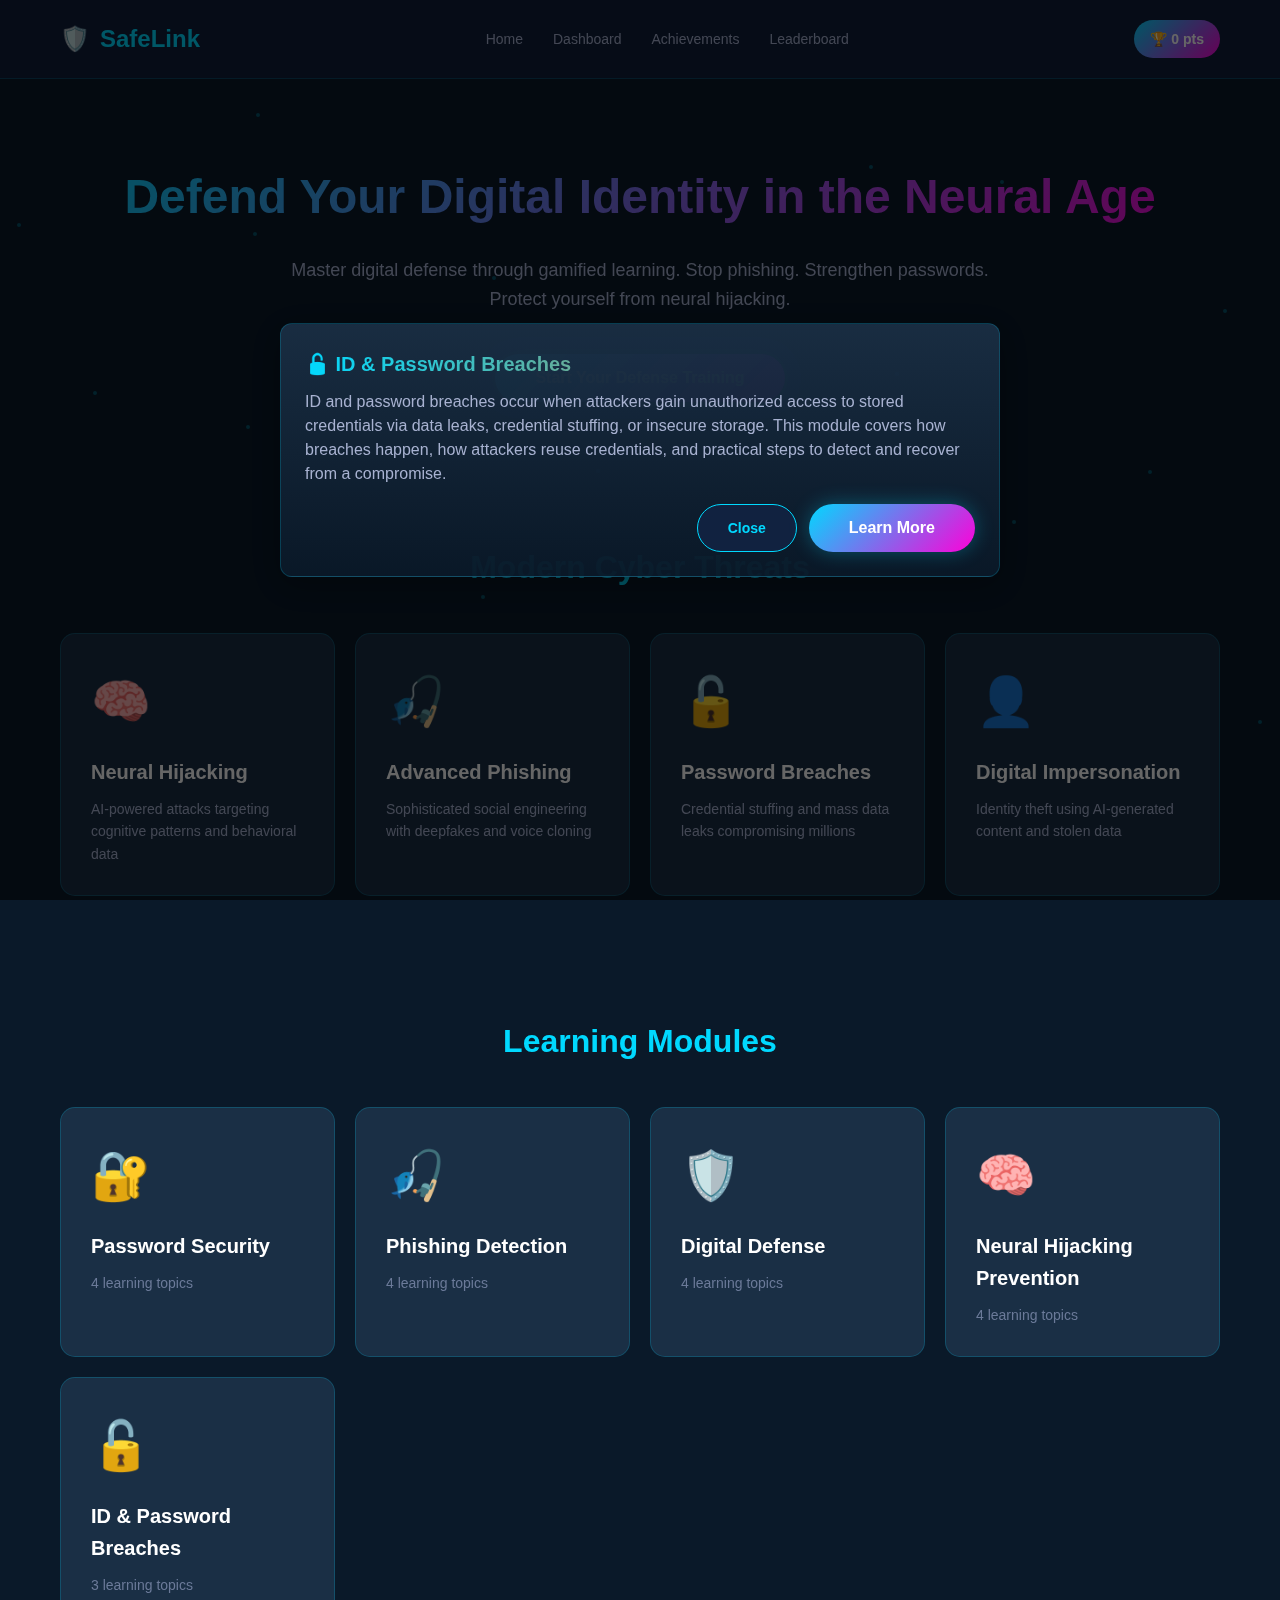
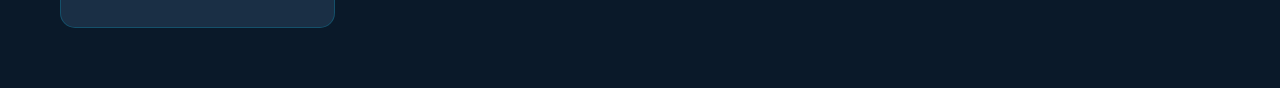
<file: index5.html>
<!DOCTYPE html>
<html lang="en">
<head>
    <meta charset="UTF-8">
    <meta name="viewport" content="width=device-width, initial-scale=1.0">
    <title>SafeLink - Digital Safety Learning Hub</title>
    <style>
        /* Design System */
        :root {
            --bg-primary: #0A1929;
            --bg-secondary: #112240;
            --bg-card: #1A2F45;
            --cyan: #00D9FF;
            --purple: #FF00D9;
            --green: #00FF88;
            --orange: #FF6B00;
            --text-primary: #FFFFFF;
            --text-secondary: #A8B2D1;
            --text-dim: #6B7A99;
            --red: #FF4444;
            --yellow: #FFD700;
            --border: rgba(0, 217, 255, 0.2);
            --shadow: 0 8px 32px rgba(0, 0, 0, 0.3);
            --shadow-glow: 0 0 20px rgba(0, 217, 255, 0.3);
        }

        * {
            margin: 0;
            padding: 0;
            box-sizing: border-box;
        }

        body {
            font-family: -apple-system, BlinkMacSystemFont, 'Segoe UI', sans-serif;
            background: var(--bg-primary);
            color: var(--text-primary);
            line-height: 1.6;
            overflow-x: hidden;
        }

        /* Neural Network Background Animation */
        .neural-bg {
            position: fixed;
            top: 0;
            left: 0;
            width: 100%;
            height: 100%;
            z-index: 0;
            pointer-events: none;
            overflow: hidden;
        }

        .neural-dot {
            position: absolute;
            width: 4px;
            height: 4px;
            background: var(--cyan);
            border-radius: 50%;
            opacity: 0.3;
            animation: pulse 3s ease-in-out infinite;
        }

        @keyframes pulse {
            0%, 100% { opacity: 0.3; transform: scale(1); }
            50% { opacity: 0.6; transform: scale(1.2); }
        }

        @keyframes glow {
            0%, 100% { box-shadow: 0 0 10px var(--cyan), 0 0 20px var(--cyan); }
            50% { box-shadow: 0 0 20px var(--cyan), 0 0 40px var(--cyan); }
        }

        @keyframes slideInUp {
            from {
                opacity: 0;
                transform: translateY(30px);
            }
            to {
                opacity: 1;
                transform: translateY(0);
            }
        }

        /* Container */
        .container {
            max-width: 1200px;
            margin: 0 auto;
            padding: 0 20px;
            position: relative;
            z-index: 1;
        }

        /* Header */
        .header {
            background: rgba(17, 34, 64, 0.8);
            backdrop-filter: blur(10px);
            padding: 20px 0;
            border-bottom: 1px solid var(--border);
            position: sticky;
            top: 0;
            z-index: 100;
        }

        .header-content {
            display: flex;
            justify-content: space-between;
            align-items: center;
            flex-wrap: wrap;
            gap: 20px;
        }

        .logo {
            font-size: 24px;
            font-weight: 700;
            color: var(--cyan);
            display: flex;
            align-items: center;
            gap: 10px;
        }

        .nav {
            display: flex;
            gap: 30px;
            flex-wrap: wrap;
        }

        .nav-link {
            color: var(--text-secondary);
            text-decoration: none;
            cursor: pointer;
            transition: color 0.3s;
            font-size: 14px;
        }

        .nav-link:hover, .nav-link.active {
            color: var(--cyan);
        }

        .security-score-badge {
            background: linear-gradient(135deg, var(--cyan), var(--purple));
            padding: 8px 16px;
            border-radius: 20px;
            font-weight: 600;
            font-size: 14px;
        }

        /* Page Sections */
        .page-section {
            display: none;
            animation: slideInUp 0.5s ease-out;
        }

        .page-section.active {
            display: block;
        }

        /* Landing Page */
        .hero {
            text-align: center;
            padding: 80px 20px;
            position: relative;
        }

        .hero h1 {
            font-size: 48px;
            font-weight: 700;
            margin-bottom: 20px;
            background: linear-gradient(135deg, var(--cyan), var(--purple));
            -webkit-background-clip: text;
            -webkit-text-fill-color: transparent;
            background-clip: text;
        }

        .hero p {
            font-size: 18px;
            color: var(--text-secondary);
            margin-bottom: 40px;
            max-width: 700px;
            margin-left: auto;
            margin-right: auto;
        }

        .btn-primary {
            background: linear-gradient(135deg, var(--cyan), var(--purple));
            color: var(--text-primary);
            padding: 15px 40px;
            border: none;
            border-radius: 30px;
            font-size: 16px;
            font-weight: 600;
            cursor: pointer;
            transition: all 0.3s;
            box-shadow: var(--shadow-glow);
        }

        .btn-primary:hover {
            transform: translateY(-2px);
            box-shadow: 0 0 30px rgba(0, 217, 255, 0.5);
        }

        .btn-secondary {
            background: var(--bg-secondary);
            color: var(--cyan);
            padding: 12px 30px;
            border: 1px solid var(--cyan);
            border-radius: 25px;
            font-size: 14px;
            font-weight: 600;
            cursor: pointer;
            transition: all 0.3s;
        }

        .btn-secondary:hover {
            background: rgba(0, 217, 255, 0.1);
        }

        /* Threats Grid */
        .threats-section {
            padding: 60px 20px;
        }

        .section-title {
            text-align: center;
            font-size: 32px;
            margin-bottom: 40px;
            color: var(--cyan);
        }

        .threats-grid, .modules-grid {
            display: grid;
            grid-template-columns: repeat(auto-fit, minmax(250px, 1fr));
            gap: 20px;
            margin-top: 30px;
        }

        .threat-card, .module-card {
            background: var(--bg-card);
            padding: 30px;
            border-radius: 15px;
            border: 1px solid var(--border);
            transition: all 0.3s;
            cursor: pointer;
        }

        .threat-card:hover, .module-card:hover {
            transform: translateY(-5px);
            box-shadow: var(--shadow-glow);
            border-color: var(--cyan);
        }

        .threat-icon, .module-icon {
            font-size: 48px;
            margin-bottom: 15px;
        }

        .threat-name, .module-name {
            font-size: 20px;
            font-weight: 600;
            margin-bottom: 10px;
        }

        .threat-desc {
            color: var(--text-secondary);
            font-size: 14px;
        }

        .module-topics {
            color: var(--text-dim);
            font-size: 14px;
            margin-top: 10px;
        }

        /* Dashboard */
        .dashboard {
            padding: 40px 20px;
        }

        .dashboard-grid {
            display: grid;
            grid-template-columns: repeat(auto-fit, minmax(300px, 1fr));
            gap: 20px;
            margin-bottom: 40px;
        }

        .dashboard-card {
            background: var(--bg-card);
            padding: 25px;
            border-radius: 15px;
            border: 1px solid var(--border);
        }

        .card-title {
            font-size: 18px;
            font-weight: 600;
            margin-bottom: 20px;
            display: flex;
            align-items: center;
            gap: 10px;
        }

        .score-display {
            font-size: 48px;
            font-weight: 700;
            color: var(--cyan);
            text-align: center;
            margin: 20px 0;
        }

        .score-breakdown {
            display: flex;
            flex-direction: column;
            gap: 10px;
        }

        .score-item {
            display: flex;
            justify-content: space-between;
            padding: 10px;
            background: var(--bg-secondary);
            border-radius: 8px;
        }

        .progress-stats {
            display: grid;
            grid-template-columns: repeat(3, 1fr);
            gap: 15px;
            text-align: center;
        }

        .stat-box {
            padding: 15px;
            background: var(--bg-secondary);
            border-radius: 10px;
        }

        .stat-value {
            font-size: 32px;
            font-weight: 700;
            color: var(--cyan);
        }

        .stat-label {
            font-size: 12px;
            color: var(--text-dim);
            margin-top: 5px;
        }

        .challenge-item {
            display: flex;
            justify-content: space-between;
            align-items: center;
            padding: 15px;
            background: var(--bg-secondary);
            border-radius: 10px;
            margin-bottom: 10px;
        }

        .challenge-info h4 {
            font-size: 16px;
            margin-bottom: 5px;
        }

        .challenge-meta {
            display: flex;
            gap: 10px;
            font-size: 12px;
            color: var(--text-dim);
        }

        .difficulty-badge {
            padding: 4px 10px;
            border-radius: 12px;
            font-size: 11px;
            font-weight: 600;
        }

        .difficulty-easy { background: rgba(0, 255, 136, 0.2); color: var(--green); }
        .difficulty-medium { background: rgba(255, 215, 0, 0.2); color: var(--yellow); }
        .difficulty-hard { background: rgba(255, 68, 68, 0.2); color: var(--red); }

        .points-badge {
            background: linear-gradient(135deg, var(--cyan), var(--purple));
            padding: 8px 15px;
            border-radius: 15px;
            font-weight: 600;
            font-size: 14px;
        }

        /* Learning Module View */
        .module-header {
            background: var(--bg-card);
            padding: 30px;
            border-radius: 15px;
            margin-bottom: 30px;
            border: 1px solid var(--border);
        }

        .module-title {
            font-size: 32px;
            display: flex;
            align-items: center;
            gap: 15px;
            margin-bottom: 15px;
        }

        .progress-bar {
            width: 100%;
            height: 10px;
            background: var(--bg-secondary);
            border-radius: 10px;
            overflow: hidden;
            margin-top: 15px;
        }

        .progress-fill {
            height: 100%;
            background: linear-gradient(90deg, var(--cyan), var(--purple));
            transition: width 0.5s ease;
        }

        .story-card {
            background: linear-gradient(135deg, rgba(0, 217, 255, 0.1), rgba(255, 0, 217, 0.1));
            padding: 20px;
            border-radius: 12px;
            border: 1px solid var(--border);
            margin-top: 15px;
            font-style: italic;
            color: var(--text-secondary);
        }

        .lessons-grid {
            display: grid;
            grid-template-columns: repeat(auto-fit, minmax(280px, 1fr));
            gap: 20px;
        }

        .lesson-card {
            background: var(--bg-card);
            padding: 25px;
            border-radius: 12px;
            border: 1px solid var(--border);
            transition: all 0.3s;
        }

        .lesson-card:hover {
            transform: translateY(-3px);
            border-color: var(--cyan);
        }

        .lesson-title {
            font-size: 18px;
            font-weight: 600;
            margin-bottom: 10px;
        }

        .lesson-meta {
            display: flex;
            gap: 15px;
            font-size: 13px;
            color: var(--text-dim);
            margin-bottom: 15px;
        }

        .lesson-status {
            display: flex;
            align-items: center;
            gap: 5px;
            color: var(--green);
            font-size: 13px;
            margin-bottom: 15px;
        }

        /* Quiz Section */
        .quiz-container {
            max-width: 800px;
            margin: 0 auto;
            padding: 40px 20px;
        }

        .quiz-header {
            text-align: center;
            margin-bottom: 40px;
        }

        .quiz-progress {
            font-size: 14px;
            color: var(--text-dim);
            margin-bottom: 10px;
        }

        .quiz-score {
            font-size: 24px;
            font-weight: 700;
            color: var(--cyan);
        }

        .question-card {
            background: var(--bg-card);
            padding: 30px;
            border-radius: 15px;
            border: 1px solid var(--border);
            margin-bottom: 20px;
        }

        .question-text {
            font-size: 20px;
            font-weight: 600;
            margin-bottom: 25px;
        }

        .options-list {
            display: flex;
            flex-direction: column;
            gap: 12px;
        }

        .option-btn {
            background: var(--bg-secondary);
            padding: 15px 20px;
            border: 2px solid var(--border);
            border-radius: 10px;
            text-align: left;
            cursor: pointer;
            transition: all 0.3s;
            color: var(--text-primary);
            font-size: 16px;
        }

        .option-btn:hover {
            border-color: var(--cyan);
            background: rgba(0, 217, 255, 0.1);
        }

        .option-btn.selected {
            border-color: var(--cyan);
            background: rgba(0, 217, 255, 0.2);
        }

        .option-btn.correct {
            border-color: var(--green);
            background: rgba(0, 255, 136, 0.2);
        }

        .option-btn.incorrect {
            border-color: var(--red);
            background: rgba(255, 68, 68, 0.2);
        }

        .option-btn:disabled {
            cursor: not-allowed;
            opacity: 0.6;
        }

        .feedback-box {
            background: var(--bg-secondary);
            padding: 20px;
            border-radius: 10px;
            margin-top: 20px;
            border-left: 4px solid var(--cyan);
        }

        .feedback-box.correct {
            border-left-color: var(--green);
        }

        .feedback-box.incorrect {
            border-left-color: var(--red);
        }

        /* Phishing Quiz */
        .email-container {
            background: var(--bg-card);
            border-radius: 12px;
            border: 1px solid var(--border);
            overflow: hidden;
            margin-bottom: 25px;
        }

        .email-header {
            background: var(--bg-secondary);
            padding: 20px;
            border-bottom: 1px solid var(--border);
        }

        .email-field {
            margin-bottom: 10px;
            font-size: 14px;
        }

        .email-field strong {
            color: var(--cyan);
            margin-right: 10px;
        }

        .email-body {
            padding: 25px;
            line-height: 1.8;
        }

        .red-flags-section {
            background: var(--bg-card);
            padding: 20px;
            border-radius: 12px;
            border: 1px solid var(--border);
            margin-bottom: 20px;
        }

        .red-flags-title {
            font-size: 16px;
            font-weight: 600;
            margin-bottom: 15px;
            color: var(--orange);
        }

        .checkbox-item {
            display: flex;
            align-items: center;
            gap: 10px;
            margin-bottom: 10px;
            cursor: pointer;
        }

        .checkbox-item input[type="checkbox"] {
            width: 18px;
            height: 18px;
            cursor: pointer;
        }

        .answer-buttons {
            display: flex;
            gap: 15px;
            margin-bottom: 20px;
        }

        .answer-btn {
            flex: 1;
            padding: 15px;
            border-radius: 10px;
            border: 2px solid var(--border);
            background: var(--bg-secondary);
            color: var(--text-primary);
            font-size: 16px;
            font-weight: 600;
            cursor: pointer;
            transition: all 0.3s;
        }

        .answer-btn:hover {
            border-color: var(--cyan);
            background: rgba(0, 217, 255, 0.1);
        }

        .answer-btn.selected {
            border-color: var(--cyan);
            background: rgba(0, 217, 255, 0.2);
        }

        /* Password Strength Checker */
        .password-checker {
            max-width: 700px;
            margin: 0 auto;
            padding: 40px 20px;
        }

        .password-input-group {
            margin-bottom: 30px;
        }

        .password-input {
            width: 100%;
            padding: 15px;
            font-size: 16px;
            background: var(--bg-secondary);
            border: 2px solid var(--border);
            border-radius: 10px;
            color: var(--text-primary);
            margin-bottom: 15px;
        }

        .password-input:focus {
            outline: none;
            border-color: var(--cyan);
        }

        .strength-meter {
            height: 12px;
            background: var(--bg-secondary);
            border-radius: 10px;
            overflow: hidden;
            margin-bottom: 10px;
        }

        .strength-fill {
            height: 100%;
            transition: all 0.3s;
            border-radius: 10px;
        }

        .strength-weak { background: var(--red); width: 33%; }
        .strength-medium { background: var(--yellow); width: 66%; }
        .strength-strong { background: var(--green); width: 100%; }

        .strength-label {
            font-size: 14px;
            font-weight: 600;
        }

        .strength-feedback {
            background: var(--bg-card);
            padding: 20px;
            border-radius: 10px;
            border: 1px solid var(--border);
            margin-top: 20px;
        }

        .feedback-item {
            display: flex;
            align-items: center;
            gap: 10px;
            margin-bottom: 10px;
            font-size: 14px;
        }

        .tips-sidebar {
            background: var(--bg-card);
            padding: 25px;
            border-radius: 12px;
            border: 1px solid var(--border);
            margin-top: 30px;
        }

        .tips-title {
            font-size: 18px;
            font-weight: 600;
            margin-bottom: 15px;
            color: var(--cyan);
        }

        .tip-item {
            padding: 10px 0;
            border-bottom: 1px solid var(--border);
            font-size: 14px;
            color: var(--text-secondary);
        }

        .tip-item:last-child {
            border-bottom: none;
        }

        /* Achievements Page */
        .achievements-grid {
            display: grid;
            grid-template-columns: repeat(auto-fill, minmax(250px, 1fr));
            gap: 20px;
            padding: 40px 20px;
        }

        .achievement-card {
            background: var(--bg-card);
            padding: 25px;
            border-radius: 12px;
            border: 2px solid var(--border);
            text-align: center;
            transition: all 0.3s;
        }

        .achievement-card.unlocked {
            border-color: var(--cyan);
        }

        .achievement-card.locked {
            opacity: 0.4;
            filter: grayscale(1);
        }

        .achievement-icon {
            font-size: 64px;
            margin-bottom: 15px;
        }

        .achievement-name {
            font-size: 18px;
            font-weight: 600;
            margin-bottom: 10px;
        }

        .achievement-desc {
            font-size: 13px;
            color: var(--text-secondary);
            margin-bottom: 15px;
        }

        .achievement-points {
            color: var(--cyan);
            font-weight: 600;
        }

        .achievement-progress {
            margin-top: 15px;
            font-size: 12px;
            color: var(--text-dim);
        }

        /* Leaderboard */
        .leaderboard-container {
            max-width: 800px;
            margin: 0 auto;
            padding: 40px 20px;
        }

        .leaderboard-tabs {
            display: flex;
            gap: 10px;
            margin-bottom: 30px;
            justify-content: center;
        }

        .tab-btn {
            padding: 12px 30px;
            background: var(--bg-secondary);
            border: 1px solid var(--border);
            border-radius: 25px;
            color: var(--text-secondary);
            cursor: pointer;
            transition: all 0.3s;
        }

        .tab-btn.active {
            background: linear-gradient(135deg, var(--cyan), var(--purple));
            color: var(--text-primary);
            border-color: transparent;
        }

        .leaderboard-list {
            display: flex;
            flex-direction: column;
            gap: 15px;
        }

        .leaderboard-item {
            background: var(--bg-card);
            padding: 20px;
            border-radius: 12px;
            border: 1px solid var(--border);
            display: flex;
            align-items: center;
            gap: 20px;
            transition: all 0.3s;
        }

        .leaderboard-item:hover {
            border-color: var(--cyan);
        }

        .leaderboard-item.current-user {
            background: linear-gradient(135deg, rgba(0, 217, 255, 0.1), rgba(255, 0, 217, 0.1));
            border-color: var(--cyan);
        }

        .rank-number {
            font-size: 24px;
            font-weight: 700;
            color: var(--cyan);
            min-width: 40px;
        }

        .rank-number.top3 {
            font-size: 32px;
        }

        .user-info {
            flex: 1;
        }

        .username {
            font-size: 18px;
            font-weight: 600;
            margin-bottom: 5px;
        }

        .user-stats {
            font-size: 13px;
            color: var(--text-dim);
        }

        .user-score {
            font-size: 24px;
            font-weight: 700;
            color: var(--cyan);
        }

        /* Notification Toast */
        .toast {
            position: fixed;
            top: 100px;
            right: 30px;
            background: linear-gradient(135deg, var(--cyan), var(--purple));
            padding: 20px 25px;
            border-radius: 12px;
            box-shadow: var(--shadow);
            z-index: 1000;
            animation: slideInRight 0.5s ease-out;
            display: none;
        }

        .toast.show {
            display: block;
        }

        @keyframes slideInRight {
            from {
                transform: translateX(400px);
                opacity: 0;
            }
            to {
                transform: translateX(0);
                opacity: 1;
            }
        }

        .toast-content {
            display: flex;
            align-items: center;
            gap: 15px;
        }

        .toast-icon {
            font-size: 32px;
        }

        .toast-text h4 {
            font-size: 16px;
            margin-bottom: 5px;
        }

        .toast-text p {
            font-size: 13px;
            opacity: 0.9;
        }

        /* Responsive Design */
        @media (max-width: 768px) {
            .hero h1 {
                font-size: 32px;
            }

            .hero p {
                font-size: 16px;
            }

            .section-title {
                font-size: 24px;
            }

            .nav {
                gap: 15px;
            }

            .nav-link {
                font-size: 12px;
            }

            .dashboard-grid, .threats-grid, .modules-grid {
                grid-template-columns: 1fr;
            }

            .answer-buttons {
                flex-direction: column;
            }

            .toast {
                right: 10px;
                left: 10px;
            }
        }

        /* Utility Classes */
        .hidden {
            display: none !important;
        }

        .text-center {
            text-align: center;
        }

        .mb-20 {
            margin-bottom: 20px;
        }

        .mb-30 {
            margin-bottom: 30px;
        }

        .mt-30 {
            margin-top: 30px;
        }

        /* Modal: Breach Theory */
        .modal-backdrop {
            position: fixed;
            inset: 0;
            background: rgba(0,0,0,0.6);
            display: none;
            align-items: center;
            justify-content: center;
            z-index: 200;
            padding: 20px;
        }

        .modal-backdrop.show-modal {
            display: flex;
        }

        .modal-card {
            background: linear-gradient(180deg, rgba(26,47,69,0.95), rgba(10,25,41,0.95));
            border: 1px solid var(--border);
            padding: 24px;
            border-radius: 12px;
            max-width: 720px;
            width: 100%;
            box-shadow: var(--shadow);
        }

        .modal-card h2 {
            margin-bottom: 10px;
            background: linear-gradient(90deg, var(--cyan), var(--orange));
            -webkit-background-clip: text;
            background-clip: text;
            -webkit-text-fill-color: transparent;
            font-size: 20px;
        }

        .modal-card p { color: var(--text-secondary); line-height: 1.5; }
    </style>
</head>
<body>
    <div class="neural-bg" id="neuralBg"></div>

    <div class="toast" id="toast">
        <div class="toast-content">
            <div class="toast-icon" id="toastIcon">🏆</div>
            <div class="toast-text">
                <h4 id="toastTitle">Achievement Unlocked!</h4>
                <p id="toastMessage">You earned a new badge</p>
            </div>
        </div>
    </div>

    <!-- Breach Theory Modal (auto-shown on first load) -->
    <div class="modal-backdrop" id="breachModal" role="dialog" aria-modal="true">
        <div class="modal-card" id="breachModalContent">
            <!-- Content populated by JS -->
        </div>
    </div>

    <header class="header">
        <div class="container">
            <div class="header-content">
                <div class="logo">
                    <span>🛡️</span>
                    <span>SafeLink</span>
                </div>
                <nav class="nav">
                    <a class="nav-link" onclick="navigateTo('landing')">Home</a>
                    <a class="nav-link" onclick="navigateTo('dashboard')">Dashboard</a>
                    <a class="nav-link" onclick="navigateTo('achievements')">Achievements</a>
                    <a class="nav-link" onclick="navigateTo('leaderboard')">Leaderboard</a>
                </nav>
                <div class="security-score-badge" id="headerScore">
                    🏆 <span id="headerScoreValue">0</span> pts
                </div>
            </div>
        </div>
    </header>

    <section id="landing" class="page-section active">
        <div class="hero">
            <div class="container">
                <h1>Defend Your Digital Identity in the Neural Age</h1>
                <p>Master digital defense through gamified learning. Stop phishing. Strengthen passwords. Protect yourself from neural hijacking.</p>
                <button class="btn-primary" onclick="navigateTo('dashboard')">Start Your Defense Training</button>
            </div>
        </div>

        <div class="threats-section">
            <div class="container">
                <h2 class="section-title">Modern Cyber Threats</h2>
                <div class="threats-grid" id="threatsGrid"></div>
            </div>
        </div>

        <div class="threats-section">
            <div class="container">
                <h2 class="section-title">Learning Modules</h2>
                <div class="modules-grid" id="modulesPreview"></div>
            </div>
        </div>
    </section>

    <section id="dashboard" class="page-section">
        <div class="container dashboard">
            <h2 class="section-title">Your Security Command Center</h2>
            
            <div class="dashboard-grid">
                <div class="dashboard-card">
                    <h3 class="card-title">🏆 Security Score</h3>
                    <div class="score-display" id="totalScore">0</div>
                    <div class="score-breakdown">
                        <div class="score-item">
                            <span>Password Security</span>
                            <span id="passwordPoints">0 pts</span>
                        </div>
                        <div class="score-item">
                            <span>Phishing Detection</span>
                            <span id="phishingPoints">0 pts</span>
                        </div>
                        <div class="score-item">
                            <span>Achievements</span>
                            <span id="achievementPoints">0 pts</span>
                        </div>
                    </div>
                </div>

                <div class="dashboard-card">
                    <h3 class="card-title">📊 Learning Progress</h3>
                    <div class="progress-stats">
                        <div class="stat-box">
                            <div class="stat-value" id="modulesCompleted">0</div>
                            <div class="stat-label">Modules Done</div>
                        </div>
                        <div class="stat-box">
                            <div class="stat-value" id="challengesWon">0</div>
                            <div class="stat-label">Challenges Won</div>
                        </div>
                        <div class="stat-box">
                            <div class="stat-value" id="currentStreak">0</div>
                            <div class="stat-label">Day Streak</div>
                        </div>
                    </div>
                </div>

                <div class="dashboard-card">
                    <h3 class="card-title">⚡ Your Level</h3>
                    <div class="score-display" style="font-size: 32px;" id="userLevel">Novice</div>
                    <div class="progress-bar">
                        <div class="progress-fill" id="levelProgress" style="width: 0%"></div>
                    </div>
                    <p class="text-center" style="margin-top: 15px; font-size: 14px; color: var(--text-dim);" id="levelDescription">Complete more challenges to rank up!</p>
                </div>
            </div>

            <div class="dashboard-card mb-30">
                <h3 class="card-title">🎯 Today's Challenges</h3>
                <div id="challengesList"></div>
            </div>

            <div class="dashboard-card mb-30">
                <h3 class="card-title">💡 Recommended for You</h3>
                <div id="recommendedModule"></div>
            </div>

            <h2 class="section-title mt-30">All Learning Modules</h2>
            <div class="modules-grid" id="allModules"></div>
        </div>
    </section>

    <section id="moduleView" class="page-section">
        <div class="container" style="padding: 40px 20px;">
            <button class="btn-secondary mb-20" onclick="navigateTo('dashboard')">← Back to Dashboard</button>
            
            <div class="module-header" id="moduleHeader"></div>
            
            <div class="lessons-grid" id="lessonsGrid"></div>
        </div>
    </section>

    <section id="lessonView" class="page-section">
        <div class="quiz-container">
            <button class="btn-secondary mb-20" onclick="backToModule()">← Back to Module</button>
            
            <div class="quiz-header">
                <h2 id="lessonTitle">Lesson Title</h2>
                <div class="quiz-progress" id="quizProgress">Question 1 of 3</div>
                <div class="quiz-score">Score: <span id="quizScore">0</span> pts</div>
            </div>

            <div id="quizContent"></div>
        </div>
    </section>

    <section id="phishingQuiz" class="page-section">
        <div class="quiz-container">
            <button class="btn-secondary mb-20" onclick="navigateTo('dashboard')">← Back to Dashboard</button>
            
            <div class="quiz-header">
                <h2>🎣 Phishing Detection Challenge</h2>
                <div class="quiz-progress" id="phishingProgress">Email 1 of 3</div>
                <div class="quiz-score">Score: <span id="phishingScore">0</span> pts</div>
            </div>

            <div id="phishingContent"></div>
        </div>
    </section>

    <section id="passwordChecker" class="page-section">
        <div class="password-checker">
            <button class="btn-secondary mb-20" onclick="navigateTo('dashboard')">← Back to Dashboard</button>
            
            <h2 class="section-title">🔐 Password Strength Challenge</h2>
            <p class="text-center" style="color: var(--text-secondary); margin-bottom: 40px;">Create strong passwords and learn what makes them secure</p>

            <div class="password-input-group">
                <label style="font-size: 16px; font-weight: 600; margin-bottom: 10px; display: block;">Enter a password to test:</label>
                <input type="text" class="password-input" id="passwordInput" placeholder="Type your password here..." oninput="checkPasswordStrength()">
                
                <div class="strength-meter">
                    <div class="strength-fill" id="strengthFill"></div>
                </div>
                <div class="strength-label" id="strengthLabel">Enter a password to see its strength</div>
            </div>

            <div class="strength-feedback" id="passwordFeedback"></div>

            <div class="tips-sidebar">
                <h3 class="tips-title">💡 Password Security Tips</h3>
                <div class="tip-item">✓ Use at least 16 characters</div>
                <div class="tip-item">✓ Mix uppercase, lowercase, numbers, and symbols</div>
                <div class="tip-item">✓ Avoid common words and personal information</div>
                <div class="tip-item">✓ Use a unique password for each account</div>
                <div class="tip-item">✓ Consider using a password manager</div>
                <div class="tip-item">✓ Enable multi-factor authentication</div>
            </div>

            <div class="text-center mt-30">
                <button class="btn-primary" onclick="completePasswordChallenge()">Complete Challenge (+50 pts)</button>
            </div>
        </div>
    </section>

    <section id="achievements" class="page-section">
        <div class="container">
            <h2 class="section-title" style="margin-top: 40px;">🏆 Your Achievements</h2>
            <div class="text-center mb-30">
                <div style="font-size: 48px; font-weight: 700; color: var(--cyan);" id="totalAchievementPoints">0 pts</div>
                <p style="color: var(--text-secondary);">Total Achievement Points</p>
            </div>
            <div class="achievements-grid" id="achievementsGrid"></div>
        </div>
    </section>

    <section id="leaderboard" class="page-section">
        <div class="leaderboard-container">
            <h2 class="section-title">🏅 Global Leaderboard</h2>
            
            <div class="leaderboard-tabs">
                <button class="tab-btn active" onclick="switchLeaderboard('weekly')">Weekly</button>
                <button class="tab-btn" onclick="switchLeaderboard('monthly')">Monthly</button>
            </div>

            <div class="leaderboard-list" id="leaderboardList"></div>
        </div>
    </section>

    <script>
        // ==================== DATA MODELS ====================
        const gameData = {
            landingPage: {
                threats: [
                    { name: "Neural Hijacking", icon: "🧠", description: "AI-powered attacks targeting cognitive patterns and behavioral data" },
                    { name: "Advanced Phishing", icon: "🎣", description: "Sophisticated social engineering with deepfakes and voice cloning" },
                    { name: "Password Breaches", icon: "🔓", description: "Credential stuffing and mass data leaks compromising millions" },
                    { name: "Digital Impersonation", icon: "👤", description: "Identity theft using AI-generated content and stolen data" }
                ],
                
                modulesPreview: [
                    { icon: "🔐", name: "Password Security", topics: 4, color: "#00D9FF" },
                    { icon: "🎣", name: "Phishing Detection", topics: 4, color: "#FF00D9" },
                    { icon: "🛡️", name: "Digital Defense", topics: 4, color: "#00FF88" },
                    { icon: "🧠", name: "Neural Hijacking Prevention", topics: 4, color: "#FF6B00" },
                    { icon: "🔓", name: "ID & Password Breaches", topics: 3, color: "#FF8C00" }
                ]
            },
            modules: [
                {
                    id: "password-security",
                    name: "Password Security Fortress",
                    icon: "🔐",
                    color: "#00D9FF",
                    story: "In 2025, password breaches exposed 5 billion credentials. Are yours safe?",
                    lessons: [
                        {
                            title: "Creating Unbreakable Passwords",
                            duration: "8 min",
                            quizQuestions: [
                                {
                                    question: "Which password is strongest?",
                                    options: ["Password123!", "MyDog2024", "T7$mK9@pL2nQ5", "johnsmith1990"],
                                    correct: 2,
                                    explanation: "Option 3 uses random characters, numbers, and symbols with no dictionary words."
                                },
                                {
                                    question: "How long should a strong password be?",
                                    options: ["8 characters", "12 characters", "16+ characters", "No limit needed"],
                                    correct: 2,
                                    explanation: "Security experts recommend 16+ characters for maximum protection."
                                }
                            ]
                        },
                        {
                            title: "Password Manager Mastery",
                            duration: "10 min",
                            quizQuestions: [
                                {
                                    question: "What is the main benefit of a password manager?",
                                    options: ["Remembers passwords for you", "Generates strong passwords", "Encrypts your passwords", "All of the above"],
                                    correct: 3,
                                    explanation: "Password managers provide all these benefits, making them essential security tools."
                                }
                            ]
                        },
                        {
                            title: "Multi-Factor Authentication",
                            duration: "12 min",
                            quizQuestions: [
                                {
                                    question: "Which MFA method is most secure?",
                                    options: ["SMS codes", "Email codes", "Authenticator app", "Security questions"],
                                    correct: 2,
                                    explanation: "Authenticator apps are more secure than SMS, which can be intercepted."
                                }
                            ]
                        },
                        {
                            title: "Defending Against Credential Attacks",
                            duration: "15 min",
                            quizQuestions: [
                                {
                                    question: "What is credential stuffing?",
                                    options: ["Creating too many passwords", "Using leaked passwords on multiple sites", "Sharing passwords with friends", "Writing passwords down"],
                                    correct: 1,
                                    explanation: "Credential stuffing uses leaked username/password pairs to access accounts on other sites."
                                }
                            ]
                        }
                    ]
                },
                {
                    id: "phishing-detection",
                    name: "Phishing Detection Academy",
                    icon: "🎣",
                    color: "#FF00D9",
                    story: "A colleague's email seems urgent. But something feels off. Can you spot the trap?",
                    lessons: [
                        {
                            title: "Spotting Email Red Flags",
                            duration: "10 min",
                            quizQuestions: [
                                {
                                    question: "Which is a common phishing red flag?",
                                    options: ["Urgent deadline", "Personalized greeting", "Company logo", "Proper grammar"],
                                    correct: 0,
                                    explanation: "Urgency is a classic phishing tactic to pressure victims into acting quickly."
                                }
                            ]
                        },
                        {
                            title: "URL Inspection Techniques",
                            duration: "8 min",
                            quizQuestions: [
                                {
                                    question: "Which domain is suspicious?",
                                    options: ["amazon.com", "amaz0n.com", "www.amazon.com", "amazon.co.uk"],
                                    correct: 1,
                                    explanation: "The zero (0) replacing the 'o' is a common phishing technique called typosquatting."
                                }
                            ]
                        },
                        {
                            title: "Social Engineering Tactics",
                            duration: "12 min",
                            quizQuestions: [
                                {
                                    question: "What is pretexting in phishing?",
                                    options: ["Sending random emails", "Creating a false scenario to gain trust", "Using technical jargon", "Spoofing email addresses"],
                                    correct: 1,
                                    explanation: "Pretexting involves creating a believable scenario to manipulate the victim."
                                }
                            ]
                        },
                        {
                            title: "Advanced Phishing Defense",
                            duration: "15 min",
                            quizQuestions: [
                                {
                                    question: "How can you verify a suspicious email?",
                                    options: ["Click the link to check", "Reply to the sender", "Contact the company through official channels", "Forward to friends"],
                                    correct: 2,
                                    explanation: "Always verify through official channels, never through the suspicious email itself."
                                }
                            ]
                        }
                    ]
                },
                // --- NEW MODULE 1: Digital Defense Fundamentals ---
                {
                    id: "digital-defense",
                    name: "Digital Defense Fundamentals",
                    icon: "🛡️",
                    color: "#00FF88",
                    story: "Your personal data is under constant surveillance. Learn the basic, indispensable strategies to lock down your devices and privacy.",
                    lessons: [
                        {
                            title: "Securing Your Home Network",
                            duration: "10 min",
                            quizQuestions: [
                                {
                                    question: "What is the most critical first step to securing a Wi-Fi router?",
                                    options: ["Disable broadcasting the SSID", "Change the default password", "Enable a Guest Network", "Install a firewall"],
                                    correct: 1,
                                    explanation: "The default password is easy for hackers to guess or find online. Changing it is mandatory."
                                }
                            ]
                        },
                        {
                            title: "Software Updates and Patching",
                            duration: "8 min",
                            quizQuestions: [
                                {
                                    question: "What is the primary purpose of a software security patch?",
                                    options: ["To add new features to the software", "To fix known security vulnerabilities", "To improve the user interface", "To speed up the software"],
                                    correct: 1,
                                    explanation: "Patches fix vulnerabilities that hackers exploit to gain unauthorized access."
                                }
                            ]
                        },
                        {
                            title: "Privacy Settings Mastery",
                            duration: "12 min",
                            quizQuestions: [
                                {
                                    question: "Which type of data tracking is most invasive to your privacy?",
                                    options: ["First-party cookies", "Third-party cookies", "Session cookies", "Flash cookies"],
                                    correct: 1,
                                    explanation: "Third-party cookies track your activity across different websites, creating a highly detailed profile."
                                }
                            ]
                        },
                        {
                            title: "Mobile Device Security",
                            duration: "15 min",
                            quizQuestions: [
                                {
                                    question: "Why should you avoid using public, unsecured Wi-Fi for sensitive tasks?",
                                    options: ["It slows down your connection", "Your screen can be viewed by others", "It allows eavesdropping via Man-in-the-Middle attacks", "The hotspot provider can steal your phone"],
                                    correct: 2,
                                    explanation: "Unsecured public Wi-Fi is vulnerable to Man-in-the-Middle attacks, where a hacker intercepts your data."
                                }
                            ]
                        }
                    ]
                },
                // --- NEW MODULE 2: Neural Hijacking Prevention ---
                {
                    id: "neural-hijacking",
                    name: "Neural Hijacking Prevention",
                    icon: "🧠",
                    color: "#FF6B00",
                    story: "AI is the new frontier of cyber warfare. Learn how to protect your cognitive and behavioral data from advanced, intelligent adversaries.",
                    lessons: [
                        {
                            title: "Understanding Deepfake Threats",
                            duration: "10 min",
                            quizQuestions: [
                                {
                                    question: "What is the biggest threat posed by AI-generated 'deepfake' voice and video?",
                                    options: ["They look too realistic in movies", "They allow for sophisticated digital impersonation and fraud", "They require too much computing power", "They can't be used for criminal activity"],
                                    correct: 1,
                                    explanation: "Deepfakes enable convincing impersonation, making social engineering attacks extremely effective."
                                }
                            ]
                        },
                        {
                            title: "Biometric Security Best Practices",
                            duration: "8 min",
                            quizQuestions: [
                                {
                                    question: "Which is a general vulnerability of biometric authentication (e.g., fingerprint, face ID)?",
                                    options: ["It's always faster than a password", "The biometric data can be stolen and replicated", "It can only be used on expensive phones", "It doesn't work in the dark"],
                                    correct: 1,
                                    explanation: "Once biometric data is compromised, it cannot be changed, unlike a password."
                                }
                            ]
                        },
                        {
                            title: "Defending Against Behavioral Profiling",
                            duration: "12 min",
                            quizQuestions: [
                                {
                                    question: "What is 'Behavioral Profiling' used by cyber adversaries?",
                                    options: ["Predicting your online purchases", "Analyzing typing speed, mouse movement, and usage patterns", "Tracking your heart rate", "Guessing your favorite color"],
                                    correct: 1,
                                    explanation: "Behavioral profiling builds a model of how you interact with devices, which can be used to bypass security checks."
                                }
                            ]
                        },
                        {
                            title: "Protecting Data from AI Analysis",
                            duration: "15 min",
                            quizQuestions: [
                                {
                                    question: "What technique can help 'poison' AI training data to disrupt profiling?",
                                    options: ["Using all caps in every email", "Deleting your browser history frequently", "Using privacy-enhancing browser extensions and tools", "Never buying anything online"],
                                    correct: 2,
                                    explanation: "Tools that introduce noise or use anonymizing techniques can make your data less useful for AI profiling and analysis."
                                }
                            ]
                        }
                    ]
                },
                {
                    id: "id-password-breaches",
                    name: "ID & Password Breaches",
                    icon: "🔓",
                    color: "#FF8C00",
                    story: "ID and password breaches occur when attackers gain unauthorized access to stored credentials via data leaks, credential stuffing, or insecure storage. This module covers how breaches happen, how attackers reuse credentials, and practical steps to detect and recover from a compromise.",
                    lessons: [
                        {
                            title: "Theory: How Breaches Happen",
                            duration: "8 min",
                            quizQuestions: [
                                {
                                    question: "What is a common source of leaked credentials?",
                                    options: ["Using a password manager", "Data leaks from third-party services", "Enabling MFA", "Strong unique passwords"],
                                    correct: 1,
                                    explanation: "Data breaches at third-party services frequently expose username/password pairs that attackers reuse elsewhere."
                                }
                            ]
                        },
                        {
                            title: "Attack Vectors & Credential Stuffing",
                            duration: "10 min",
                            quizQuestions: [
                                {
                                    question: "What does credential stuffing involve?",
                                    options: ["Brute-forcing single account", "Using leaked credential lists across many sites", "Encrypting password databases", "Monitoring network traffic"],
                                    correct: 1,
                                    explanation: "Credential stuffing uses lists of leaked credentials to attempt logins across multiple services."
                                }
                            ]
                        },
                        {
                            title: "Responding After a Breach",
                            duration: "10 min",
                            quizQuestions: [
                                {
                                    question: "If a service you use is breached, what's the best immediate action?",
                                    options: ["Ignore the notice", "Change the password and enable MFA", "Share credentials with colleagues", "Use the same password on other sites"],
                                    correct: 1,
                                    explanation: "Changing the password and enabling multi-factor authentication reduces the risk of account takeover."
                                }
                            ]
                        }
                    ]
                }
            ],
            phishingScenarios: [
                {
                    id: 1,
                    from: "security@paypa1-verify.com",
                    subject: "URGENT: Verify your account now",
                    body: "Your account has been locked due to suspicious activity. Click here to verify immediately or your account will be permanently deleted within 24 hours.",
                    isPhishing: true,
                    redFlags: [
                        "Misspelled domain (paypa1 vs paypal)",
                        "Urgent language and threats",
                        "Generic greeting",
                        "Suspicious link"
                    ],
                    explanation: "This is a classic phishing attempt using urgency, fear tactics, and domain spoofing."
                },
                {
                    id: 2,
                    from: "team@github.com",
                    subject: "Your pull request was merged",
                    body: "Hi Sarah, John Doe merged your pull request #1234 'Fix login bug' into the main branch. View details in your repository.",
                    isPhishing: false,
                    redFlags: [],
                    explanation: "This is legitimate: proper domain, personalized content, specific details, and no urgency or suspicious links."
                },
                {
                    id: 3,
                    from: "admin@yourbank-secure.net",
                    subject: "Account Alert: Unusual Activity Detected",
                    body: "We noticed unusual activity on your account. Please verify your identity by clicking the link below and entering your account credentials.",
                    isPhishing: true,
                    redFlags: [
                        "Wrong domain (banks use specific domains)",
                        "Asking for credentials via email",
                        "Vague 'unusual activity'",
                        "Pressure to act immediately"
                    ],
                    explanation: "Banks never ask for credentials via email. The domain is fake and designed to steal your login."
                }
            ],
            achievements: [
                { name: "First Steps", icon: "🎯", description: "Complete your first lesson", points: 10, requirement: 1, type: 'lessons' },
                { name: "Phish Slayer", icon: "🎣", description: "Identify 10 phishing emails correctly", points: 50, requirement: 10, type: 'phishing' },
                { name: "Password Master", icon: "🔐", description: "Pass all password security lessons", points: 50, requirement: 4, type: 'password-module' },
                { name: "Week Warrior", icon: "🔥", description: "7-day learning streak", points: 100, requirement: 7, type: 'streak' },
                { name: "Neural Defender", icon: "🧠", description: "Complete Neural Hijacking module", points: 200, requirement: 4, type: 'neural-module' }, // Updated requirement to 4 lessons
                { name: "Security Champion", icon: "🏆", description: "Reach 1000+ security points", points: 500, requirement: 1000, type: 'points' }
            ],
            leaderboard: [
                { rank: 1, username: "CyberGuardian", score: 2450, badges: 12 },
                { rank: 2, username: "DigitalDefender", score: 2280, badges: 11 },
                { rank: 3, username: "PhishHunter", score: 2150, badges: 10 },
                { rank: 4, username: "SecurityNinja", score: 1920, badges: 9 },
                { rank: 5, username: "CyberSentinel", score: 1875, badges: 9 }
            ]
        };

        // User Progress State
        const userProgress = {
            totalScore: 0,
            passwordPoints: 0,
            phishingPoints: 0,
            achievementPoints: 0,
            modulesCompleted: 0,
            challengesWon: 0,
            currentStreak: 0,
            lessonsCompleted: [],
            phishingCorrect: 0,
            unlockedAchievements: [],
            moduleProgress: {}
        };

        let currentModule = null;
        let currentLesson = null;
        let currentQuestionIndex = 0;
        let currentQuizScore = 0;
        let currentPhishingIndex = 0;
        let currentPhishingScore = 0;
        let selectedAnswer = null;

        // ==================== INITIALIZATION ====================
        function init() {
            // Ensure module progress is initialized for all modules (even if 0)
            gameData.modules.forEach(module => {
                if (!userProgress.moduleProgress[module.id]) {
                    userProgress.moduleProgress[module.id] = 0;
                }
            });

            createNeuralBackground();
            renderLandingPage();
            updateAllScores();
        }

        function createNeuralBackground() {
            const bg = document.getElementById('neuralBg');
            const dotCount = 30;
            
            for (let i = 0; i < dotCount; i++) {
                const dot = document.createElement('div');
                dot.className = 'neural-dot';
                dot.style.left = Math.random() * 100 + '%';
                dot.style.top = Math.random() * 100 + '%';
                dot.style.animationDelay = Math.random() * 3 + 's';
                bg.appendChild(dot);
            }
        }

        // ==================== NAVIGATION ====================
        function navigateTo(page) {
            document.querySelectorAll('.page-section').forEach(section => {
                section.classList.remove('active');
            });
            document.getElementById(page).classList.add('active');
            
            document.querySelectorAll('.nav-link').forEach(link => {
                link.classList.remove('active');
            });

            // Update active nav link
            const navLinks = document.querySelectorAll('.nav-link');
            // Nav links are Home[0], Dashboard[1], Achievements[2], Leaderboard[3]
            if (page === 'landing') navLinks[0].classList.add('active');
            else if (page === 'dashboard' || page === 'moduleView' || page === 'lessonView' || page === 'phishingQuiz' || page === 'passwordChecker') navLinks[1].classList.add('active');
            else if (page === 'achievements') navLinks[2].classList.add('active');
            else if (page === 'leaderboard') navLinks[3].classList.add('active');

            // Render page-specific content
            if (page === 'dashboard') renderDashboard();
            else if (page === 'achievements') renderAchievements();
            else if (page === 'leaderboard') renderLeaderboard();
            else if (page === 'phishingQuiz') startPhishingQuiz();

            window.scrollTo(0, 0);
        }

        // ==================== LANDING PAGE ====================
        function renderLandingPage() {
            // Render threats
            const threatsGrid = document.getElementById('threatsGrid');
            threatsGrid.innerHTML = gameData.landingPage.threats.map(threat => `
                <div class="threat-card">
                    <div class="threat-icon">${threat.icon}</div>
                    <div class="threat-name">${threat.name}</div>
                    <div class="threat-desc">${threat.description}</div>
                </div>
            `).join('');

            // Render modules preview
            const modulesPreview = document.getElementById('modulesPreview');
            modulesPreview.innerHTML = gameData.landingPage.modulesPreview.map(module => `
                <div class="module-card" onclick="openModule('${module.name.toLowerCase().replace(/\s/g, '-')}')">
                    <div class="module-icon">${module.icon}</div>
                    <div class="module-name">${module.name}</div>
                    <div class="module-topics">${module.topics} learning topics</div>
                </div>
            `).join('');
        }

        // ==================== DASHBOARD ====================
        function renderDashboard() {
            updateAllScores();
            renderChallenges();
            renderRecommendedModule();
            renderAllModules();
        }

        function renderChallenges() {
            const challenges = [
                { title: "Phishing Email Detection", difficulty: "easy", points: 30, action: () => navigateTo('phishingQuiz') },
                { title: "Password Strength Test", difficulty: "medium", points: 50, action: () => navigateTo('passwordChecker') },
                { 
                    title: "Digital Defense Quiz", 
                    difficulty: "hard", 
                    points: 100, 
                    action: () => {
                        const module = gameData.modules.find(m => m.id === 'digital-defense');
                        if (module) {
                            // Start the first lesson of the Digital Defense module
                            currentModule = module;
                            startLesson(0); 
                        } else {
                            alert('Module not found!');
                        }
                    } 
                }
            ];

            const challengesList = document.getElementById('challengesList');
            challengesList.innerHTML = challenges.map((challenge, index) => {
                // Simplified way to track if challenge is 'complete' for demonstration purposes
                let isComplete = false;
                if (challenge.title.includes('Phishing') && userProgress.phishingCorrect >= gameData.phishingScenarios.length) isComplete = true;
                // Password challenge is "completed" once, but can be done again
                if (challenge.title.includes('Password') && userProgress.challengesWon > 0) isComplete = false; 

                return `
                    <div class="challenge-item">
                        <div class="challenge-info">
                            <h4>${challenge.title} ${isComplete ? ' (Done)' : ''}</h4>
                            <div class="challenge-meta">
                                <span class="difficulty-badge difficulty-${challenge.difficulty}">${challenge.difficulty.toUpperCase()}</span>
                                <span>⏱️ 10-15 min</span>
                            </div>
                        </div>
                        <button class="points-badge" onclick="startChallenge(${index})" ${isComplete && challenge.title.includes('Phishing') ? 'disabled' : ''}>
                            +${challenge.points} pts
                        </button>
                    </div>
                `;
            }).join('');

            window.startChallenge = function(index) {
                challenges[index].action();
            };
        }

        function renderRecommendedModule() {
            // Recommend the module with the lowest progress
            let recommended = gameData.modules[0];
            let lowestProgress = userProgress.moduleProgress[recommended.id] || 0;

            gameData.modules.forEach(module => {
                const progress = userProgress.moduleProgress[module.id] || 0;
                if (progress < lowestProgress) {
                    lowestProgress = progress;
                    recommended = module;
                }
            });
            
            const progress = lowestProgress;
            
            document.getElementById('recommendedModule').innerHTML = `
                <div class="challenge-item">
                    <div class="challenge-info">
                        <h4>${recommended.icon} ${recommended.name}</h4>
                        <div class="challenge-meta">
                            <span>📚 ${recommended.lessons.length} lessons</span>
                            <span>Progress: ${progress}%</span>
                        </div>
                    </div>
                    <button class="btn-secondary" onclick="openModule('${recommended.id}')">
                        Start Learning
                    </button>
                </div>
            `;
        }

        function renderAllModules() {
            const allModules = document.getElementById('allModules');
            allModules.innerHTML = gameData.modules.map(module => {
                const progress = userProgress.moduleProgress[module.id] || 0;
                return `
                    <div class="module-card" onclick="openModule('${module.id}')">
                        <div class="module-icon">${module.icon}</div>
                        <div class="module-name">${module.name}</div>
                        <div class="module-topics">${module.lessons.length} lessons</div>
                        <div class="progress-bar" style="margin-top: 15px;">
                            <div class="progress-fill" style="width: ${progress}%; background: ${module.color};"></div>
                        </div>
                    </div>
                `;
            }).join('');
        }

        // ==================== MODULE VIEW ====================
        function openModule(moduleId) {
            currentModule = gameData.modules.find(m => m.id === moduleId);
            if (!currentModule) {
                // Handle cases where preview link uses simplified name
                if (moduleId === 'password-security') currentModule = gameData.modules[0];
                else if (moduleId === 'phishing-detection') currentModule = gameData.modules[1];
                else if (moduleId === 'digital-defense-fundamentals') currentModule = gameData.modules[2];
                else if (moduleId === 'neural-hijacking-prevention') currentModule = gameData.modules[3];
                if (!currentModule) return;
                moduleId = currentModule.id;
            }

            const progress = userProgress.moduleProgress[moduleId] || 0;
            
            document.getElementById('moduleHeader').innerHTML = `
                <div class="module-title">
                    <span>${currentModule.icon}</span>
                    <span>${currentModule.name}</span>
                </div>
                <div class="story-card">${currentModule.story}</div>
                <div class="progress-bar">
                    <div class="progress-fill" style="width: ${progress}%; background: ${currentModule.color};"></div>
                </div>
                <div style="text-align: center; margin-top: 10px; font-size: 14px; color: var(--text-dim);">
                    ${progress}% Complete
                </div>
            `;

            const lessonsGrid = document.getElementById('lessonsGrid');
            lessonsGrid.innerHTML = currentModule.lessons.map((lesson, index) => {
                const lessonKey = `${moduleId}-${index}`;
                const completed = userProgress.lessonsCompleted.includes(lessonKey);
                
                return `
                    <div class="lesson-card">
                        <div class="lesson-title">${lesson.title}</div>
                        <div class="lesson-meta">
                            <span>⏱️ ${lesson.duration}</span>
                            <span>📝 ${lesson.quizQuestions.length} questions</span>
                        </div>
                        ${completed ? '<div class="lesson-status">✓ Completed</div>' : ''}
                        <button class="btn-primary" onclick="startLesson(${index})" style="width: 100%;">
                            ${completed ? 'Review Lesson' : 'Start Lesson'}
                        </button>
                    </div>
                `;
            }).join('');

            navigateTo('moduleView');
        }

        function backToModule() {
            if (currentModule) {
                openModule(currentModule.id);
            }
        }

        // ==================== LESSON & QUIZ ====================
        function startLesson(lessonIndex) {
            currentLesson = currentModule.lessons[lessonIndex];
            currentQuestionIndex = 0;
            currentQuizScore = 0;
            selectedAnswer = null;

            document.getElementById('lessonTitle').textContent = currentLesson.title;
            renderQuizQuestion();
            navigateTo('lessonView');
        }

        function renderQuizQuestion() {
            const question = currentLesson.quizQuestions[currentQuestionIndex];
            const totalQuestions = currentLesson.quizQuestions.length;

            document.getElementById('quizProgress').textContent = `Question ${currentQuestionIndex + 1} of ${totalQuestions}`;
            document.getElementById('quizScore').textContent = currentQuizScore;

            document.getElementById('quizContent').innerHTML = `
                <div class="question-card">
                    <div class="question-text">${question.question}</div>
                    <div class="options-list">
                        ${question.options.map((option, index) => `
                            <button class="option-btn" onclick="selectAnswer(${index})" id="option-${index}">
                                ${option}
                            </button>
                        `).join('')}
                    </div>
                    <div id="feedback" class="hidden"></div>
                </div>
                <div class="text-center mt-30">
                    <button class="btn-primary" onclick="submitAnswer()" id="submitBtn">Submit Answer</button>
                </div>
            `;
        }

        function selectAnswer(index) {
            selectedAnswer = index;
            document.querySelectorAll('.option-btn').forEach((btn, i) => {
                btn.classList.remove('selected');
                if (i === index) btn.classList.add('selected');
            });
        }

        function submitAnswer() {
            if (selectedAnswer === null) {
                alert('Please select an answer');
                return;
            }

            const question = currentLesson.quizQuestions[currentQuestionIndex];
            const isCorrect = selectedAnswer === question.correct;
            
            // Score tracking based on module
            let pointsEarned = 20;
            if (isCorrect) {
                currentQuizScore += pointsEarned;
                if (currentModule.id === 'password-security') userProgress.passwordPoints += pointsEarned;
                else if (currentModule.id === 'phishing-detection') userProgress.phishingPoints += pointsEarned;
                else if (currentModule.id === 'digital-defense') userProgress.passwordPoints += pointsEarned; // For simplicity, grouping new modules' points
                else if (currentModule.id === 'neural-hijacking') userProgress.phishingPoints += pointsEarned; // For simplicity, grouping new modules' points
                else userProgress.passwordPoints += pointsEarned; // Default fallback
            }

            // Show feedback
            document.querySelectorAll('.option-btn').forEach((btn, i) => {
                btn.disabled = true;
                if (i === question.correct) {
                    btn.classList.add('correct');
                } else if (i === selectedAnswer && !isCorrect) {
                    btn.classList.add('incorrect');
                }
            });

            const feedbackDiv = document.getElementById('feedback');
            feedbackDiv.className = `feedback-box ${isCorrect ? 'correct' : 'incorrect'}`;
            feedbackDiv.innerHTML = `
                <h4>${isCorrect ? '✓ Correct!' : '✗ Incorrect'}</h4>
                <p>${question.explanation}</p>
            `;
            feedbackDiv.classList.remove('hidden');

            document.getElementById('submitBtn').textContent = 'Next Question';
            document.getElementById('submitBtn').onclick = nextQuestion;
        }

        function nextQuestion() {
            currentQuestionIndex++;
            selectedAnswer = null;

            if (currentQuestionIndex < currentLesson.quizQuestions.length) {
                renderQuizQuestion();
            } else {
                completeLesson();
            }
        }

        function completeLesson() {
            const lessonKey = `${currentModule.id}-${currentModule.lessons.indexOf(currentLesson)}`;
            
            if (!userProgress.lessonsCompleted.includes(lessonKey)) {
                userProgress.lessonsCompleted.push(lessonKey);
                userProgress.challengesWon++;
                
                // Check for first lesson achievement
                if (userProgress.lessonsCompleted.length === 1) {
                    unlockAchievement('First Steps');
                }
            }

            // Update module progress
            const completedInModule = userProgress.lessonsCompleted.filter(l => l.startsWith(currentModule.id)).length;
            const totalInModule = currentModule.lessons.length;
            userProgress.moduleProgress[currentModule.id] = Math.round((completedInModule / totalInModule) * 100);

            // Check for module completion achievements
            if (completedInModule === totalInModule) {
                userProgress.modulesCompleted++;
                if (currentModule.id === 'password-security') {
                    unlockAchievement('Password Master');
                } else if (currentModule.id === 'neural-hijacking') {
                    unlockAchievement('Neural Defender');
                }
            }

            updateAllScores();

            document.getElementById('quizContent').innerHTML = `
                <div class="question-card text-center">
                    <div style="font-size: 64px; margin-bottom: 20px;">🎉</div>
                    <h2>Lesson Complete!</h2>
                    <div class="score-display" style="font-size: 36px; margin: 20px 0;">
                        +${currentQuizScore} pts
                    </div>
                    <p style="color: var(--text-secondary); margin-bottom: 30px;">
                        You've mastered this topic! Keep learning to unlock more achievements.
                    </p>
                    <button class="btn-primary" onclick="backToModule()">Back to Module</button>
                </div>
            `;
        }

        // ==================== PHISHING QUIZ ====================
        function startPhishingQuiz() {
            currentPhishingIndex = 0;
            currentPhishingScore = 0;
            renderPhishingQuestion();
            // Ensure the correct section is active if navigating directly
            navigateTo('phishingQuiz'); 
        }

        function renderPhishingQuestion() {
            const scenario = gameData.phishingScenarios[currentPhishingIndex];
            const total = gameData.phishingScenarios.length;

            document.getElementById('phishingProgress').textContent = `Email ${currentPhishingIndex + 1} of ${total}`;
            document.getElementById('phishingScore').textContent = currentPhishingScore;

            document.getElementById('phishingContent').innerHTML = `
                <div class="email-container">
                    <div class="email-header">
                        <div class="email-field"><strong>From:</strong> ${scenario.from}</div>
                        <div class="email-field"><strong>Subject:</strong> ${scenario.subject}</div>
                    </div>
                    <div class="email-body">${scenario.body}</div>
                </div>

                <div class="red-flags-section">
                    <div class="red-flags-title">🚩 Potential Red Flags (Check all that apply):</div>
                    ${scenario.redFlags.map((flag, index) => `
                        <label class="checkbox-item">
                            <input type="checkbox" id="flag-${index}" value="${flag}" disabled>
                            <span>${flag}</span>
                        </label>
                    `).join('')}
                    ${!scenario.isPhishing ? '<label class="checkbox-item"><input type="checkbox" id="flag-none" value="none" disabled><span>No red flags detected</span></label>' : ''}
                </div>

                <div class="answer-buttons">
                    <button class="answer-btn" onclick="answerPhishing(false)" id="legitBtn">✓ Legitimate Email</button>
                    <button class="answer-btn" onclick="answerPhishing(true)" id="phishBtn">⚠️ Phishing Attempt</button>
                </div>

                <div id="phishingFeedback" class="hidden"></div>

                <div class="text-center mt-30">
                    <button class="btn-primary hidden" onclick="nextPhishingQuestion()" id="nextPhishBtn">Next Email</button>
                </div>
            `;
        }

        function answerPhishing(userSaysPhishing) {
            const scenario = gameData.phishingScenarios[currentPhishingIndex];
            const isCorrect = userSaysPhishing === scenario.isPhishing;

            if (isCorrect) {
                currentPhishingScore += 30;
                userProgress.phishingPoints += 30;
                userProgress.phishingCorrect++;
                userProgress.challengesWon++;

                // Check for phishing achievement
                if (userProgress.phishingCorrect >= 10) {
                    unlockAchievement('Phish Slayer');
                }
            }

            document.getElementById('legitBtn').disabled = true;
            document.getElementById('phishBtn').disabled = true;

            const feedbackDiv = document.getElementById('phishingFeedback');
            feedbackDiv.className = `feedback-box ${isCorrect ? 'correct' : 'incorrect'}`;
            feedbackDiv.innerHTML = `
                <h4>${isCorrect ? '✓ Correct!' : '✗ Incorrect'}</h4>
                <p><strong>${scenario.isPhishing ? 'This is a PHISHING email' : 'This is a LEGITIMATE email'}</strong></p>
                <p>${scenario.explanation}</p>
                ${scenario.redFlags.length > 0 ? `<p style="margin-top: 15px;"><strong>Red Flags:</strong></p><ul style="margin-left: 20px;">${scenario.redFlags.map(f => `<li>${f}</li>`).join('')}</ul>` : ''}
            `;
            feedbackDiv.classList.remove('hidden');

            document.getElementById('nextPhishBtn').classList.remove('hidden');
            updateAllScores();
        }

        function nextPhishingQuestion() {
            currentPhishingIndex++;

            if (currentPhishingIndex < gameData.phishingScenarios.length) {
                renderPhishingQuestion();
            } else {
                completePhishingQuiz();
            }
        }

        function completePhishingQuiz() {
            document.getElementById('phishingContent').innerHTML = `
                <div class="question-card text-center">
                    <div style="font-size: 64px; margin-bottom: 20px;">🎣</div>
                    <h2>Phishing Challenge Complete!</h2>
                    <div class="score-display" style="font-size: 36px; margin: 20px 0;">
                        +${currentPhishingScore} pts
                    </div>
                    <p style="color: var(--text-secondary); margin-bottom: 30px;">
                        You've sharpened your phishing detection skills! Score: ${currentPhishingScore} / ${gameData.phishingScenarios.length * 30}
                    </p>
                    <button class="btn-primary" onclick="navigateTo('dashboard')">Back to Dashboard</button>
                </div>
            `;
        }

        // ==================== PASSWORD STRENGTH CHECKER ====================
        function checkPasswordStrength() {
            const password = document.getElementById('passwordInput').value;
            const strengthFill = document.getElementById('strengthFill');
            const strengthLabel = document.getElementById('strengthLabel');
            const feedbackDiv = document.getElementById('passwordFeedback');

            if (!password) {
                strengthFill.className = 'strength-fill';
                strengthLabel.textContent = 'Enter a password to see its strength';
                strengthLabel.style.color = 'var(--text-dim)';
                feedbackDiv.innerHTML = '';
                return;
            }

            let strength = 0;
            const feedback = [];

            // Length check
            if (password.length >= 16) {
                strength += 30;
                feedback.push({ icon: '✓', text: 'Good length (16+ characters)', color: 'var(--green)' });
            } else if (password.length >= 12) {
                strength += 20;
                feedback.push({ icon: '⚠️', text: 'Moderate length (12-15 characters)', color: 'var(--yellow)' });
            } else {
                feedback.push({ icon: '✗', text: 'Too short (less than 12 characters)', color: 'var(--red)' });
            }

            // Character variety
            if (/[a-z]/.test(password) && /[A-Z]/.test(password)) {
                strength += 20;
                feedback.push({ icon: '✓', text: 'Contains uppercase and lowercase', color: 'var(--green)' });
            } else {
                feedback.push({ icon: '✗', text: 'Missing uppercase or lowercase', color: 'var(--red)' });
            }

            if (/[0-9]/.test(password)) {
                strength += 15;
                feedback.push({ icon: '✓', text: 'Contains numbers', color: 'var(--green)' });
            } else {
                feedback.push({ icon: '✗', text: 'No numbers found', color: 'var(--red)' });
            }

            if (/[^a-zA-Z0-9]/.test(password)) {
                strength += 15;
                feedback.push({ icon: '✓', text: 'Contains special characters', color: 'var(--green)' });
            } else {
                feedback.push({ icon: '✗', text: 'No special characters', color: 'var(--red)' });
            }

            // Common words check (simplified)
            const commonWords = ['password', 'admin', '123456', 'qwerty', 'letmein'];
            const hasCommon = commonWords.some(word => password.toLowerCase().includes(word));
            if (!hasCommon) {
                strength += 20;
                feedback.push({ icon: '✓', text: 'No common words detected', color: 'var(--green)' });
            } else {
                feedback.push({ icon: '✗', text: 'Contains common words', color: 'var(--red)' });
            }

            // Update strength meter
            if (strength < 40) {
                strengthFill.className = 'strength-fill strength-weak';
                strengthLabel.textContent = 'Weak Password';
                strengthLabel.style.color = 'var(--red)';
            } else if (strength < 70) {
                strengthFill.className = 'strength-fill strength-medium';
                strengthLabel.textContent = 'Medium Password';
                strengthLabel.style.color = 'var(--yellow)';
            } else {
                strengthFill.className = 'strength-fill strength-strong';
                strengthLabel.textContent = 'Strong Password!';
                strengthLabel.style.color = 'var(--green)';
            }

            // Render feedback
            feedbackDiv.innerHTML = `
                <h4 style="margin-bottom: 15px;">Password Analysis:</h4>
                ${feedback.map(f => `
                    <div class="feedback-item" style="color: ${f.color};">
                        <span>${f.icon}</span>
                        <span>${f.text}</span>
                    </div>
                `).join('')}
            `;
        }

        function completePasswordChallenge() {
            const password = document.getElementById('passwordInput').value;
            // Simplified logic: user gets points just for trying, but a real app would check if strength is 'Strong'
            if (!password) {
                alert('Please enter a password first!');
                return;
            }

            userProgress.passwordPoints += 50;
            userProgress.challengesWon++;
            updateAllScores();

            showToast('Challenge Complete!', 'You earned +50 points!', '🔐');
            setTimeout(() => navigateTo('dashboard'), 2000);
        }

        // ==================== ACHIEVEMENTS ====================
        function renderAchievements() {
            const achievementsGrid = document.getElementById('achievementsGrid');
            
            achievementsGrid.innerHTML = gameData.achievements.map(achievement => {
                const unlocked = userProgress.unlockedAchievements.includes(achievement.name);
                let progress = 0;
                let totalReq = achievement.requirement;

                // Calculate progress
                if (!unlocked) {
                    if (achievement.type === 'lessons') progress = userProgress.lessonsCompleted.length;
                    else if (achievement.type === 'phishing') progress = userProgress.phishingCorrect;
                    else if (achievement.type === 'points') progress = userProgress.totalScore;
                    else if (achievement.type === 'streak') progress = userProgress.currentStreak;
                    else if (achievement.type === 'password-module') progress = userProgress.lessonsCompleted.filter(l => l.startsWith('password-security')).length;
                    else if (achievement.type === 'neural-module') progress = userProgress.lessonsCompleted.filter(l => l.startsWith('neural-hijacking')).length;
                }

                return `
                    <div class="achievement-card ${unlocked ? 'unlocked' : 'locked'}">
                        <div class="achievement-icon">${achievement.icon}</div>
                        <div class="achievement-name">${achievement.name}</div>
                        <div class="achievement-desc">${achievement.description}</div>
                        <div class="achievement-points">+${achievement.points} pts</div>
                        ${!unlocked ? `
                            <div class="achievement-progress">
                                <div class="progress-bar" style="margin-top: 10px;">
                                    <div class="progress-fill" style="width: ${Math.min((progress / totalReq) * 100, 100)}%;"></div>
                                </div>
                                <div style="margin-top: 5px;">${progress} / ${totalReq}</div>
                            </div>
                        ` : '<div style="margin-top: 10px; color: var(--green); font-weight: 600;">✓ Unlocked</div>'}
                    </div>
                `;
            }).join('');

            document.getElementById('totalAchievementPoints').textContent = userProgress.achievementPoints + ' pts';
        }

        function unlockAchievement(name) {
            if (userProgress.unlockedAchievements.includes(name)) return;

            const achievement = gameData.achievements.find(a => a.name === name);
            if (!achievement) return;

            userProgress.unlockedAchievements.push(name);
            userProgress.achievementPoints += achievement.points;
            updateAllScores();

            showToast('Achievement Unlocked!', `${achievement.name} (+${achievement.points} pts)`, achievement.icon);
        }

        // ==================== LEADERBOARD ====================
        function renderLeaderboard() {
            const leaderboardList = document.getElementById('leaderboardList');
            const currentUserScore = userProgress.totalScore;
            const currentUserBadges = userProgress.unlockedAchievements.length;

            // Add current user to leaderboard
            const fullLeaderboard = [...gameData.leaderboard];
            
            // Remove 'You' if already in the list to update score/rank
            const existingUserIndex = fullLeaderboard.findIndex(u => u.username === 'You');
            if (existingUserIndex !== -1) {
                fullLeaderboard.splice(existingUserIndex, 1);
            }

            // Insert new user data based on score
            const newUserEntry = {
                username: 'You',
                score: currentUserScore,
                badges: currentUserBadges,
                isCurrentUser: true
            };
            
            let inserted = false;
            for (let i = 0; i < fullLeaderboard.length; i++) {
                if (currentUserScore >= fullLeaderboard[i].score) {
                    fullLeaderboard.splice(i, 0, newUserEntry);
                    inserted = true;
                    break;
                }
            }
            if (!inserted && currentUserScore > 0) {
                fullLeaderboard.push(newUserEntry);
            }

            // Update ranks and limit to top 10
            fullLeaderboard.forEach((user, index) => {
                user.rank = index + 1;
            });

            leaderboardList.innerHTML = fullLeaderboard.slice(0, 10).map(user => `
                <div class="leaderboard-item ${user.isCurrentUser ? 'current-user' : ''}">
                    <div class="rank-number ${user.rank <= 3 ? 'top3' : ''}">
                        ${user.rank <= 3 && user.isCurrentUser ? ['🥇', '🥈', '🥉'][user.rank - 1] : user.rank <= 3 ? ['🥇', '🥈', '🥉'][user.rank - 1] : '#' + user.rank}
                    </div>
                    <div class="user-info">
                        <div class="username">${user.username}</div>
                        <div class="user-stats">${user.badges} badges earned</div>
                    </div>
                    <div class="user-score">${user.score}</div>
                </div>
            `).join('');
        }

        function switchLeaderboard(period) {
            document.querySelectorAll('.tab-btn').forEach(btn => btn.classList.remove('active'));
            event.target.classList.add('active');
            // In a real app, this would fetch different data
            renderLeaderboard(); // Re-render with existing data for visual feedback
        }

        // ==================== SCORE MANAGEMENT ====================
        function updateAllScores() {
            userProgress.totalScore = userProgress.passwordPoints + userProgress.phishingPoints + userProgress.achievementPoints;

            // Update header
            document.getElementById('headerScoreValue').textContent = userProgress.totalScore;

            // Update dashboard
            document.getElementById('totalScore').textContent = userProgress.totalScore;
            document.getElementById('passwordPoints').textContent = userProgress.passwordPoints + ' pts';
            document.getElementById('phishingPoints').textContent = userProgress.phishingPoints + ' pts';
            document.getElementById('achievementPoints').textContent = userProgress.achievementPoints + ' pts';
            
            document.getElementById('modulesCompleted').textContent = userProgress.modulesCompleted;
            document.getElementById('challengesWon').textContent = userProgress.challengesWon;
            document.getElementById('currentStreak').textContent = userProgress.currentStreak;

            // Update level
            updateUserLevel();

            // Check for points achievement
            if (userProgress.totalScore >= 1000) {
                unlockAchievement('Security Champion');
            }

            // Re-render dashboard elements that rely on updated scores/progress
            if (document.getElementById('dashboard').classList.contains('active')) {
                renderRecommendedModule();
                renderAllModules();
                renderChallenges();
            }

            // Re-render other views if they are active
            if (document.getElementById('achievements').classList.contains('active')) renderAchievements();
            if (document.getElementById('leaderboard').classList.contains('active')) renderLeaderboard();
        }

        function updateUserLevel() {
            const score = userProgress.totalScore;
            let level = 'Novice';
            let progress = 0;
            let description = 'Complete more challenges to rank up!';

            if (score < 500) {
                level = 'Novice';
                progress = (score / 500) * 100;
                description = `${500 - score} points to Expert`;
            } else if (score < 1500) {
                level = 'Expert';
                progress = ((score - 500) / 1000) * 100;
                description = `${1500 - score} points to Master Defender`;
            } else {
                level = 'Master Defender';
                progress = 100;
                description = 'Maximum level reached! 🏆';
            }

            document.getElementById('userLevel').textContent = level;
            document.getElementById('levelProgress').style.width = progress + '%';
            document.getElementById('levelDescription').textContent = description;
        }

        // ==================== TOAST NOTIFICATIONS ====================
        function showToast(title, message, icon = '🏆') {
            const toast = document.getElementById('toast');
            document.getElementById('toastIcon').textContent = icon;
            document.getElementById('toastTitle').textContent = title;
            document.getElementById('toastMessage').textContent = message;

            toast.classList.add('show');
            setTimeout(() => {
                toast.classList.remove('show');
            }, 3000);
        }

        // ==================== BREACH THEORY MODAL ====================
        function showBreachModal(force = false) {
            const modal = document.getElementById('breachModal');
            const modalContent = document.getElementById('breachModalContent');
            const module = gameData.modules.find(m => m.id === 'id-password-breaches');
            if (!module) return;

            modalContent.innerHTML = `
                <h2>${module.icon} ${module.name}</h2>
                <p>${module.story}</p>
                <div style="margin-top:18px; display:flex; gap:12px; justify-content:flex-end;">
                    <button class="btn-secondary" onclick="closeBreachModal()">Close</button>
                    <button class="btn-primary" onclick="openModule('id-password-breaches'); closeBreachModal()">Learn More</button>
                </div>
            `;

            // Show only if forced or not seen before
            const seen = localStorage.getItem('seenBreachModal');
            if (force || !seen) {
                modal.classList.add('show-modal');
                localStorage.setItem('seenBreachModal', '1');
            }
        }

        function closeBreachModal() {
            const modal = document.getElementById('breachModal');
            modal.classList.remove('show-modal');
        }

        // ==================== START APP ====================
        window.addEventListener('DOMContentLoaded', () => {
            init();
            // Auto-show breach theory modal on first load (or force by changing argument)
            showBreachModal(false);
        });
    </script>
</body>
</html>
</file>
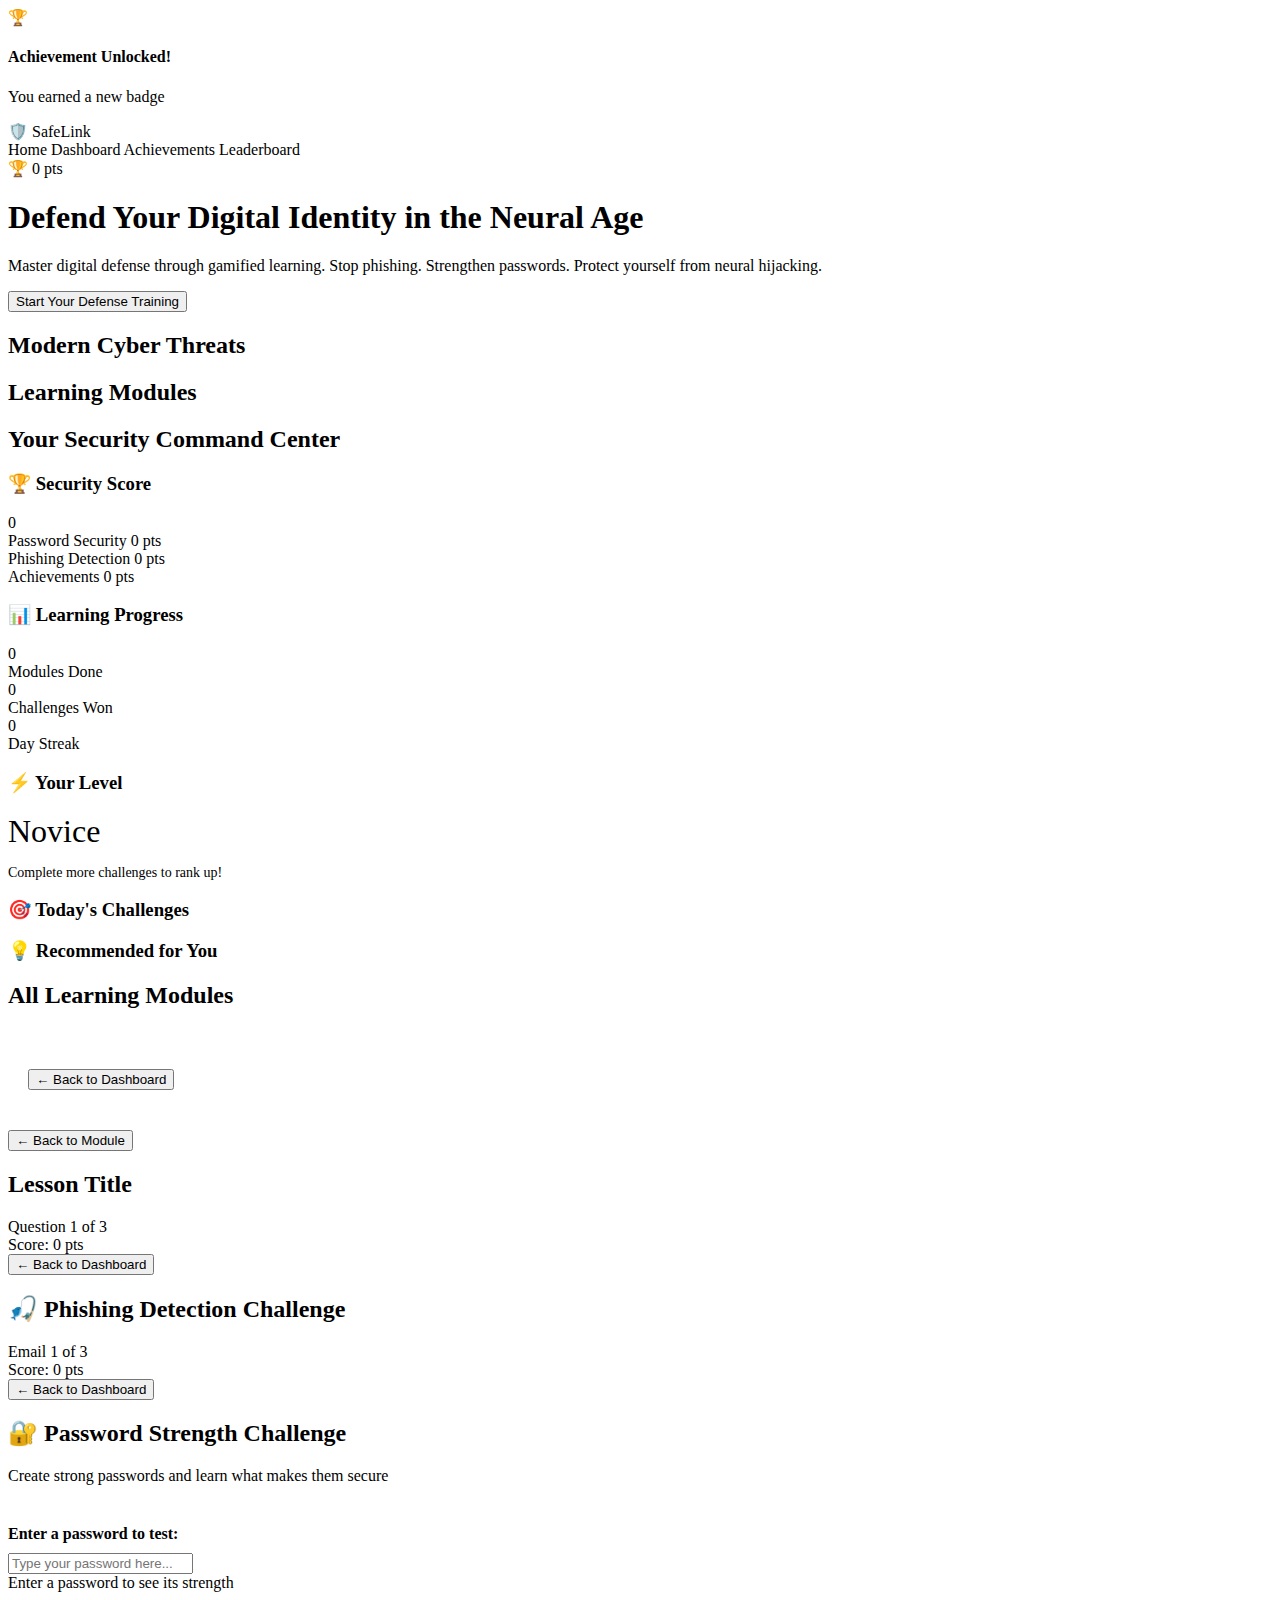
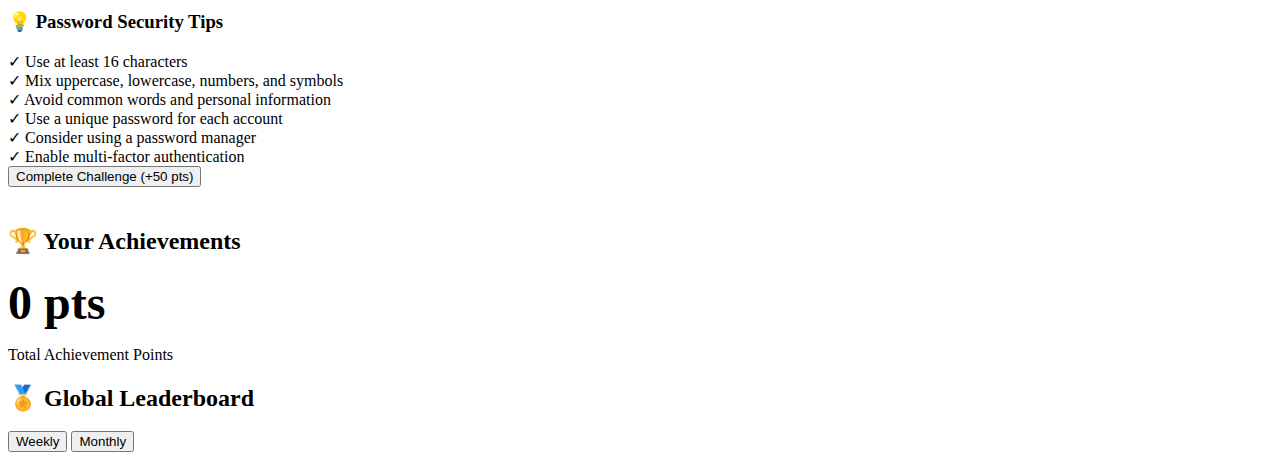
<file: index6.html>
<!DOCTYPE html>
<html lang="en">
<head>
    <meta charset="UTF-8">
    <meta name="viewport" content="width=device-width, initial-scale=1.0">
    <title>SafeLink - Digital Safety Learning Hub</title>
    <style href="cs.css"></style>
    <script href="js.js"></script>
</head>
<body>
    <div class="neural-bg" id="neuralBg"></div>

    <div class="toast" id="toast">
        <div class="toast-content">
            <div class="toast-icon" id="toastIcon">🏆</div>
            <div class="toast-text">
                <h4 id="toastTitle">Achievement Unlocked!</h4>
                <p id="toastMessage">You earned a new badge</p>
            </div>
        </div>
    </div>

    <!-- Breach Theory Modal (auto-shown on first load) -->
    <div class="modal-backdrop" id="breachModal" role="dialog" aria-modal="true">
        <div class="modal-card" id="breachModalContent">
            <!-- Content populated by JS -->
        </div>
    </div>

    <header class="header">
        <div class="container">
            <div class="header-content">
                <div class="logo">
                    <span>🛡️</span>
                    <span>SafeLink</span>
                </div>
                <nav class="nav">
                    <a class="nav-link" onclick="navigateTo('landing')">Home</a>
                    <a class="nav-link" onclick="navigateTo('dashboard')">Dashboard</a>
                    <a class="nav-link" onclick="navigateTo('achievements')">Achievements</a>
                    <a class="nav-link" onclick="navigateTo('leaderboard')">Leaderboard</a>
                </nav>
                <div class="security-score-badge" id="headerScore">
                    🏆 <span id="headerScoreValue">0</span> pts
                </div>
            </div>
        </div>
    </header>

    <section id="landing" class="page-section active">
        <div class="hero">
            <div class="container">
                <h1>Defend Your Digital Identity in the Neural Age</h1>
                <p>Master digital defense through gamified learning. Stop phishing. Strengthen passwords. Protect yourself from neural hijacking.</p>
                <button class="btn-primary" onclick="navigateTo('dashboard')">Start Your Defense Training</button>
            </div>
        </div>

        <div class="threats-section">
            <div class="container">
                <h2 class="section-title">Modern Cyber Threats</h2>
                <div class="threats-grid" id="threatsGrid"></div>
            </div>
        </div>

        <div class="threats-section">
            <div class="container">
                <h2 class="section-title">Learning Modules</h2>
                <div class="modules-grid" id="modulesPreview"></div>
            </div>
        </div>
    </section>

    <section id="dashboard" class="page-section">
        <div class="container dashboard">
            <h2 class="section-title">Your Security Command Center</h2>
            
            <div class="dashboard-grid">
                <div class="dashboard-card">
                    <h3 class="card-title">🏆 Security Score</h3>
                    <div class="score-display" id="totalScore">0</div>
                    <div class="score-breakdown">
                        <div class="score-item">
                            <span>Password Security</span>
                            <span id="passwordPoints">0 pts</span>
                        </div>
                        <div class="score-item">
                            <span>Phishing Detection</span>
                            <span id="phishingPoints">0 pts</span>
                        </div>
                        <div class="score-item">
                            <span>Achievements</span>
                            <span id="achievementPoints">0 pts</span>
                        </div>
                    </div>
                </div>

                <div class="dashboard-card">
                    <h3 class="card-title">📊 Learning Progress</h3>
                    <div class="progress-stats">
                        <div class="stat-box">
                            <div class="stat-value" id="modulesCompleted">0</div>
                            <div class="stat-label">Modules Done</div>
                        </div>
                        <div class="stat-box">
                            <div class="stat-value" id="challengesWon">0</div>
                            <div class="stat-label">Challenges Won</div>
                        </div>
                        <div class="stat-box">
                            <div class="stat-value" id="currentStreak">0</div>
                            <div class="stat-label">Day Streak</div>
                        </div>
                    </div>
                </div>

                <div class="dashboard-card">
                    <h3 class="card-title">⚡ Your Level</h3>
                    <div class="score-display" style="font-size: 32px;" id="userLevel">Novice</div>
                    <div class="progress-bar">
                        <div class="progress-fill" id="levelProgress" style="width: 0%"></div>
                    </div>
                    <p class="text-center" style="margin-top: 15px; font-size: 14px; color: var(--text-dim);" id="levelDescription">Complete more challenges to rank up!</p>
                </div>
            </div>

            <div class="dashboard-card mb-30">
                <h3 class="card-title">🎯 Today's Challenges</h3>
                <div id="challengesList"></div>
            </div>

            <div class="dashboard-card mb-30">
                <h3 class="card-title">💡 Recommended for You</h3>
                <div id="recommendedModule"></div>
            </div>

            <h2 class="section-title mt-30">All Learning Modules</h2>
            <div class="modules-grid" id="allModules"></div>
        </div>
    </section>

    <section id="moduleView" class="page-section">
        <div class="container" style="padding: 40px 20px;">
            <button class="btn-secondary mb-20" onclick="navigateTo('dashboard')">← Back to Dashboard</button>
            
            <div class="module-header" id="moduleHeader"></div>
            
            <div class="lessons-grid" id="lessonsGrid"></div>
        </div>
    </section>

    <section id="lessonView" class="page-section">
        <div class="quiz-container">
            <button class="btn-secondary mb-20" onclick="backToModule()">← Back to Module</button>
            
            <div class="quiz-header">
                <h2 id="lessonTitle">Lesson Title</h2>
                <div class="quiz-progress" id="quizProgress">Question 1 of 3</div>
                <div class="quiz-score">Score: <span id="quizScore">0</span> pts</div>
            </div>

            <div id="quizContent"></div>
        </div>
    </section>

    <section id="phishingQuiz" class="page-section">
        <div class="quiz-container">
            <button class="btn-secondary mb-20" onclick="navigateTo('dashboard')">← Back to Dashboard</button>
            
            <div class="quiz-header">
                <h2>🎣 Phishing Detection Challenge</h2>
                <div class="quiz-progress" id="phishingProgress">Email 1 of 3</div>
                <div class="quiz-score">Score: <span id="phishingScore">0</span> pts</div>
            </div>

            <div id="phishingContent"></div>
        </div>
    </section>

    <section id="passwordChecker" class="page-section">
        <div class="password-checker">
            <button class="btn-secondary mb-20" onclick="navigateTo('dashboard')">← Back to Dashboard</button>
            
            <h2 class="section-title">🔐 Password Strength Challenge</h2>
            <p class="text-center" style="color: var(--text-secondary); margin-bottom: 40px;">Create strong passwords and learn what makes them secure</p>

            <div class="password-input-group">
                <label style="font-size: 16px; font-weight: 600; margin-bottom: 10px; display: block;">Enter a password to test:</label>
                <input type="text" class="password-input" id="passwordInput" placeholder="Type your password here..." oninput="checkPasswordStrength()">
                
                <div class="strength-meter">
                    <div class="strength-fill" id="strengthFill"></div>
                </div>
                <div class="strength-label" id="strengthLabel">Enter a password to see its strength</div>
            </div>

            <div class="strength-feedback" id="passwordFeedback"></div>

            <div class="tips-sidebar">
                <h3 class="tips-title">💡 Password Security Tips</h3>
                <div class="tip-item">✓ Use at least 16 characters</div>
                <div class="tip-item">✓ Mix uppercase, lowercase, numbers, and symbols</div>
                <div class="tip-item">✓ Avoid common words and personal information</div>
                <div class="tip-item">✓ Use a unique password for each account</div>
                <div class="tip-item">✓ Consider using a password manager</div>
                <div class="tip-item">✓ Enable multi-factor authentication</div>
            </div>

            <div class="text-center mt-30">
                <button class="btn-primary" onclick="completePasswordChallenge()">Complete Challenge (+50 pts)</button>
            </div>
        </div>
    </section>

    <section id="achievements" class="page-section">
        <div class="container">
            <h2 class="section-title" style="margin-top: 40px;">🏆 Your Achievements</h2>
            <div class="text-center mb-30">
                <div style="font-size: 48px; font-weight: 700; color: var(--cyan);" id="totalAchievementPoints">0 pts</div>
                <p style="color: var(--text-secondary);">Total Achievement Points</p>
            </div>
            <div class="achievements-grid" id="achievementsGrid"></div>
        </div>
    </section>

    <section id="leaderboard" class="page-section">
        <div class="leaderboard-container">
            <h2 class="section-title">🏅 Global Leaderboard</h2>
            
            <div class="leaderboard-tabs">
                <button class="tab-btn active" onclick="switchLeaderboard('weekly')">Weekly</button>
                <button class="tab-btn" onclick="switchLeaderboard('monthly')">Monthly</button>
            </div>

            <div class="leaderboard-list" id="leaderboardList"></div>
        </div>
    </section>

</body>
</html>
</file>
<file: cs2.css>
/* Design System */
        :root {
            --bg-primary: #0A1929;
            --bg-secondary: #112240;
            --bg-card: #1A2F45;
            --cyan: #00D9FF;
            --purple: #FF00D9;
            --green: #00FF88;
            --orange: #FF6B00;
            --text-primary: #FFFFFF;
            --text-secondary: #A8B2D1;
            --text-dim: #6B7A99;
            --red: #FF4444;
            --yellow: #FFD700;
            --border: rgba(0, 217, 255, 0.2);
            --shadow: 0 8px 32px rgba(0, 0, 0, 0.3);
            --shadow-glow: 0 0 20px rgba(0, 217, 255, 0.3);
        }

        * {
            margin: 0;
            padding: 0;
            box-sizing: border-box;
        }

        body {
            font-family: -apple-system, BlinkMacSystemFont, 'Segoe UI', sans-serif;
            background: var(--bg-primary);
            color: var(--text-primary);
            line-height: 1.6;
            overflow-x: hidden;
        }

        /* Neural Network Background Animation */
        .neural-bg {
            position: fixed;
            top: 0;
            left: 0;
            width: 100%;
            height: 100%;
            z-index: 0;
            pointer-events: none;
            overflow: hidden;
        }

        .neural-dot {
            position: absolute;
            width: 4px;
            height: 4px;
            background: var(--cyan);
            border-radius: 50%;
            opacity: 0.3;
            animation: pulse 3s ease-in-out infinite;
        }

        @keyframes pulse {
            0%, 100% { opacity: 0.3; transform: scale(1); }
            50% { opacity: 0.6; transform: scale(1.2); }
        }

        @keyframes glow {
            0%, 100% { box-shadow: 0 0 10px var(--cyan), 0 0 20px var(--cyan); }
            50% { box-shadow: 0 0 20px var(--cyan), 0 0 40px var(--cyan); }
        }

        @keyframes slideInUp {
            from {
                opacity: 0;
                transform: translateY(30px);
            }
            to {
                opacity: 1;
                transform: translateY(0);
            }
        }

        /* Container */
        .container {
            max-width: 1200px;
            margin: 0 auto;
            padding: 0 20px;
            position: relative;
            z-index: 1;
        }

        /* Header */
        .header {
            background: rgba(17, 34, 64, 0.8);
            backdrop-filter: blur(10px);
            padding: 20px 0;
            border-bottom: 1px solid var(--border);
            position: sticky;
            top: 0;
            z-index: 100;
        }

        .header-content {
            display: flex;
            justify-content: space-between;
            align-items: center;
            flex-wrap: wrap;
            gap: 20px;
        }

        .logo {
            font-size: 24px;
            font-weight: 700;
            color: var(--cyan);
            display: flex;
            align-items: center;
            gap: 10px;
        }

        .nav {
            display: flex;
            gap: 30px;
            flex-wrap: wrap;
        }

        .nav-link {
            color: var(--text-secondary);
            text-decoration: none;
            cursor: pointer;
            transition: color 0.3s;
            font-size: 14px;
        }

        .nav-link:hover, .nav-link.active {
            color: var(--cyan);
        }

        .security-score-badge {
            background: linear-gradient(135deg, var(--cyan), var(--purple));
            padding: 8px 16px;
            border-radius: 20px;
            font-weight: 600;
            font-size: 14px;
        }

        /* Page Sections */
        .page-section {
            display: none;
            animation: slideInUp 0.5s ease-out;
        }

        .page-section.active {
            display: block;
        }

        /* Landing Page */
        .hero {
            text-align: center;
            padding: 80px 20px;
            position: relative;
        }

        .hero h1 {
            font-size: 48px;
            font-weight: 700;
            margin-bottom: 20px;
            background: linear-gradient(135deg, var(--cyan), var(--purple));
            -webkit-background-clip: text;
            -webkit-text-fill-color: transparent;
            background-clip: text;
        }

        .hero p {
            font-size: 18px;
            color: var(--text-secondary);
            margin-bottom: 40px;
            max-width: 700px;
            margin-left: auto;
            margin-right: auto;
        }

        .btn-primary {
            background: linear-gradient(135deg, var(--cyan), var(--purple));
            color: var(--text-primary);
            padding: 15px 40px;
            border: none;
            border-radius: 30px;
            font-size: 16px;
            font-weight: 600;
            cursor: pointer;
            transition: all 0.3s;
            box-shadow: var(--shadow-glow);
        }

        .btn-primary:hover {
            transform: translateY(-2px);
            box-shadow: 0 0 30px rgba(0, 217, 255, 0.5);
        }

        .btn-secondary {
            background: var(--bg-secondary);
            color: var(--cyan);
            padding: 12px 30px;
            border: 1px solid var(--cyan);
            border-radius: 25px;
            font-size: 14px;
            font-weight: 600;
            cursor: pointer;
            transition: all 0.3s;
        }

        .btn-secondary:hover {
            background: rgba(0, 217, 255, 0.1);
        }

        /* Threats Grid */
        .threats-section {
            padding: 60px 20px;
        }

        .section-title {
            text-align: center;
            font-size: 32px;
            margin-bottom: 40px;
            color: var(--cyan);
        }

        .threats-grid, .modules-grid {
            display: grid;
            grid-template-columns: repeat(auto-fit, minmax(250px, 1fr));
            gap: 20px;
            margin-top: 30px;
        }

        .threat-card, .module-card {
            background: var(--bg-card);
            padding: 30px;
            border-radius: 15px;
            border: 1px solid var(--border);
            transition: all 0.3s;
            cursor: pointer;
        }

        .threat-card:hover, .module-card:hover {
            transform: translateY(-5px);
            box-shadow: var(--shadow-glow);
            border-color: var(--cyan);
        }

        .threat-icon, .module-icon {
            font-size: 48px;
            margin-bottom: 15px;
        }

        .threat-name, .module-name {
            font-size: 20px;
            font-weight: 600;
            margin-bottom: 10px;
        }

        .threat-desc {
            color: var(--text-secondary);
            font-size: 14px;
        }

        .module-topics {
            color: var(--text-dim);
            font-size: 14px;
            margin-top: 10px;
        }

        /* Dashboard */
        .dashboard {
            padding: 40px 20px;
        }

        .dashboard-grid {
            display: grid;
            grid-template-columns: repeat(auto-fit, minmax(300px, 1fr));
            gap: 20px;
            margin-bottom: 40px;
        }

        .dashboard-card {
            background: var(--bg-card);
            padding: 25px;
            border-radius: 15px;
            border: 1px solid var(--border);
        }

        .card-title {
            font-size: 18px;
            font-weight: 600;
            margin-bottom: 20px;
            display: flex;
            align-items: center;
            gap: 10px;
        }

        .score-display {
            font-size: 48px;
            font-weight: 700;
            color: var(--cyan);
            text-align: center;
            margin: 20px 0;
        }

        .score-breakdown {
            display: flex;
            flex-direction: column;
            gap: 10px;
        }

        .score-item {
            display: flex;
            justify-content: space-between;
            padding: 10px;
            background: var(--bg-secondary);
            border-radius: 8px;
        }

        .progress-stats {
            display: grid;
            grid-template-columns: repeat(3, 1fr);
            gap: 15px;
            text-align: center;
        }

        .stat-box {
            padding: 15px;
            background: var(--bg-secondary);
            border-radius: 10px;
        }

        .stat-value {
            font-size: 32px;
            font-weight: 700;
            color: var(--cyan);
        }

        .stat-label {
            font-size: 12px;
            color: var(--text-dim);
            margin-top: 5px;
        }

        .challenge-item {
            display: flex;
            justify-content: space-between;
            align-items: center;
            padding: 15px;
            background: var(--bg-secondary);
            border-radius: 10px;
            margin-bottom: 10px;
        }

        .challenge-info h4 {
            font-size: 16px;
            margin-bottom: 5px;
        }

        .challenge-meta {
            display: flex;
            gap: 10px;
            font-size: 12px;
            color: var(--text-dim);
        }

        .difficulty-badge {
            padding: 4px 10px;
            border-radius: 12px;
            font-size: 11px;
            font-weight: 600;
        }

        .difficulty-easy { background: rgba(0, 255, 136, 0.2); color: var(--green); }
        .difficulty-medium { background: rgba(255, 215, 0, 0.2); color: var(--yellow); }
        .difficulty-hard { background: rgba(255, 68, 68, 0.2); color: var(--red); }

        .points-badge {
            background: linear-gradient(135deg, var(--cyan), var(--purple));
            padding: 8px 15px;
            border-radius: 15px;
            font-weight: 600;
            font-size: 14px;
        }

        /* Learning Module View */
        .module-header {
            background: var(--bg-card);
            padding: 30px;
            border-radius: 15px;
            margin-bottom: 30px;
            border: 1px solid var(--border);
        }

        .module-title {
            font-size: 32px;
            display: flex;
            align-items: center;
            gap: 15px;
            margin-bottom: 15px;
        }

        .progress-bar {
            width: 100%;
            height: 10px;
            background: var(--bg-secondary);
            border-radius: 10px;
            overflow: hidden;
            margin-top: 15px;
        }

        .progress-fill {
            height: 100%;
            background: linear-gradient(90deg, var(--cyan), var(--purple));
            transition: width 0.5s ease;
        }

        .story-card {
            background: linear-gradient(135deg, rgba(0, 217, 255, 0.1), rgba(255, 0, 217, 0.1));
            padding: 20px;
            border-radius: 12px;
            border: 1px solid var(--border);
            margin-top: 15px;
            font-style: italic;
            color: var(--text-secondary);
        }

        .lessons-grid {
            display: grid;
            grid-template-columns: repeat(auto-fit, minmax(280px, 1fr));
            gap: 20px;
        }

        .lesson-card {
            background: var(--bg-card);
            padding: 25px;
            border-radius: 12px;
            border: 1px solid var(--border);
            transition: all 0.3s;
        }

        .lesson-card:hover {
            transform: translateY(-3px);
            border-color: var(--cyan);
        }

        .lesson-title {
            font-size: 18px;
            font-weight: 600;
            margin-bottom: 10px;
        }

        .lesson-meta {
            display: flex;
            gap: 15px;
            font-size: 13px;
            color: var(--text-dim);
            margin-bottom: 15px;
        }

        .lesson-status {
            display: flex;
            align-items: center;
            gap: 5px;
            color: var(--green);
            font-size: 13px;
            margin-bottom: 15px;
        }

        /* Quiz Section */
        .quiz-container {
            max-width: 800px;
            margin: 0 auto;
            padding: 40px 20px;
        }

        .quiz-header {
            text-align: center;
            margin-bottom: 40px;
        }

        .quiz-progress {
            font-size: 14px;
            color: var(--text-dim);
            margin-bottom: 10px;
        }

        .quiz-score {
            font-size: 24px;
            font-weight: 700;
            color: var(--cyan);
        }

        .question-card {
            background: var(--bg-card);
            padding: 30px;
            border-radius: 15px;
            border: 1px solid var(--border);
            margin-bottom: 20px;
        }

        .question-text {
            font-size: 20px;
            font-weight: 600;
            margin-bottom: 25px;
        }

        .options-list {
            display: flex;
            flex-direction: column;
            gap: 12px;
        }

        .option-btn {
            background: var(--bg-secondary);
            padding: 15px 20px;
            border: 2px solid var(--border);
            border-radius: 10px;
            text-align: left;
            cursor: pointer;
            transition: all 0.3s;
            color: var(--text-primary);
            font-size: 16px;
        }

        .option-btn:hover {
            border-color: var(--cyan);
            background: rgba(0, 217, 255, 0.1);
        }

        .option-btn.selected {
            border-color: var(--cyan);
            background: rgba(0, 217, 255, 0.2);
        }

        .option-btn.correct {
            border-color: var(--green);
            background: rgba(0, 255, 136, 0.2);
        }

        .option-btn.incorrect {
            border-color: var(--red);
            background: rgba(255, 68, 68, 0.2);
        }

        .option-btn:disabled {
            cursor: not-allowed;
            opacity: 0.6;
        }

        .feedback-box {
            background: var(--bg-secondary);
            padding: 20px;
            border-radius: 10px;
            margin-top: 20px;
            border-left: 4px solid var(--cyan);
        }

        .feedback-box.correct {
            border-left-color: var(--green);
        }

        .feedback-box.incorrect {
            border-left-color: var(--red);
        }

        /* Phishing Quiz */
        .email-container {
            background: var(--bg-card);
            border-radius: 12px;
            border: 1px solid var(--border);
            overflow: hidden;
            margin-bottom: 25px;
        }

        .email-header {
            background: var(--bg-secondary);
            padding: 20px;
            border-bottom: 1px solid var(--border);
        }

        .email-field {
            margin-bottom: 10px;
            font-size: 14px;
        }

        .email-field strong {
            color: var(--cyan);
            margin-right: 10px;
        }

        .email-body {
            padding: 25px;
            line-height: 1.8;
        }

        .red-flags-section {
            background: var(--bg-card);
            padding: 20px;
            border-radius: 12px;
            border: 1px solid var(--border);
            margin-bottom: 20px;
        }

        .red-flags-title {
            font-size: 16px;
            font-weight: 600;
            margin-bottom: 15px;
            color: var(--orange);
        }

        .checkbox-item {
            display: flex;
            align-items: center;
            gap: 10px;
            margin-bottom: 10px;
            cursor: pointer;
        }

        .checkbox-item input[type="checkbox"] {
            width: 18px;
            height: 18px;
            cursor: pointer;
        }

        .answer-buttons {
            display: flex;
            gap: 15px;
            margin-bottom: 20px;
        }

        .answer-btn {
            flex: 1;
            padding: 15px;
            border-radius: 10px;
            border: 2px solid var(--border);
            background: var(--bg-secondary);
            color: var(--text-primary);
            font-size: 16px;
            font-weight: 600;
            cursor: pointer;
            transition: all 0.3s;
        }

        .answer-btn:hover {
            border-color: var(--cyan);
            background: rgba(0, 217, 255, 0.1);
        }

        .answer-btn.selected {
            border-color: var(--cyan);
            background: rgba(0, 217, 255, 0.2);
        }

        /* Password Strength Checker */
        .password-checker {
            max-width: 700px;
            margin: 0 auto;
            padding: 40px 20px;
        }

        .password-input-group {
            margin-bottom: 30px;
        }

        .password-input {
            width: 100%;
            padding: 15px;
            font-size: 16px;
            background: var(--bg-secondary);
            border: 2px solid var(--border);
            border-radius: 10px;
            color: var(--text-primary);
            margin-bottom: 15px;
        }

        .password-input:focus {
            outline: none;
            border-color: var(--cyan);
        }

        .strength-meter {
            height: 12px;
            background: var(--bg-secondary);
            border-radius: 10px;
            overflow: hidden;
            margin-bottom: 10px;
        }

        .strength-fill {
            height: 100%;
            transition: all 0.3s;
            border-radius: 10px;
        }

        .strength-weak { background: var(--red); width: 33%; }
        .strength-medium { background: var(--yellow); width: 66%; }
        .strength-strong { background: var(--green); width: 100%; }

        .strength-label {
            font-size: 14px;
            font-weight: 600;
        }

        .strength-feedback {
            background: var(--bg-card);
            padding: 20px;
            border-radius: 10px;
            border: 1px solid var(--border);
            margin-top: 20px;
        }

        .feedback-item {
            display: flex;
            align-items: center;
            gap: 10px;
            margin-bottom: 10px;
            font-size: 14px;
        }

        .tips-sidebar {
            background: var(--bg-card);
            padding: 25px;
            border-radius: 12px;
            border: 1px solid var(--border);
            margin-top: 30px;
        }

        .tips-title {
            font-size: 18px;
            font-weight: 600;
            margin-bottom: 15px;
            color: var(--cyan);
        }

        .tip-item {
            padding: 10px 0;
            border-bottom: 1px solid var(--border);
            font-size: 14px;
            color: var(--text-secondary);
        }

        .tip-item:last-child {
            border-bottom: none;
        }

        /* Achievements Page */
        .achievements-grid {
            display: grid;
            grid-template-columns: repeat(auto-fill, minmax(250px, 1fr));
            gap: 20px;
            padding: 40px 20px;
        }

        .achievement-card {
            background: var(--bg-card);
            padding: 25px;
            border-radius: 12px;
            border: 2px solid var(--border);
            text-align: center;
            transition: all 0.3s;
        }

        .achievement-card.unlocked {
            border-color: var(--cyan);
        }

        .achievement-card.locked {
            opacity: 0.4;
            filter: grayscale(1);
        }

        .achievement-icon {
            font-size: 64px;
            margin-bottom: 15px;
        }

        .achievement-name {
            font-size: 18px;
            font-weight: 600;
            margin-bottom: 10px;
        }

        .achievement-desc {
            font-size: 13px;
            color: var(--text-secondary);
            margin-bottom: 15px;
        }

        .achievement-points {
            color: var(--cyan);
            font-weight: 600;
        }

        .achievement-progress {
            margin-top: 15px;
            font-size: 12px;
            color: var(--text-dim);
        }

        /* Leaderboard */
        .leaderboard-container {
            max-width: 800px;
            margin: 0 auto;
            padding: 40px 20px;
        }

        .leaderboard-tabs {
            display: flex;
            gap: 10px;
            margin-bottom: 30px;
            justify-content: center;
        }

        .tab-btn {
            padding: 12px 30px;
            background: var(--bg-secondary);
            border: 1px solid var(--border);
            border-radius: 25px;
            color: var(--text-secondary);
            cursor: pointer;
            transition: all 0.3s;
        }

        .tab-btn.active {
            background: linear-gradient(135deg, var(--cyan), var(--purple));
            color: var(--text-primary);
            border-color: transparent;
        }

        .leaderboard-list {
            display: flex;
            flex-direction: column;
            gap: 15px;
        }

        .leaderboard-item {
            background: var(--bg-card);
            padding: 20px;
            border-radius: 12px;
            border: 1px solid var(--border);
            display: flex;
            align-items: center;
            gap: 20px;
            transition: all 0.3s;
        }

        .leaderboard-item:hover {
            border-color: var(--cyan);
        }

        .leaderboard-item.current-user {
            background: linear-gradient(135deg, rgba(0, 217, 255, 0.1), rgba(255, 0, 217, 0.1));
            border-color: var(--cyan);
        }

        .rank-number {
            font-size: 24px;
            font-weight: 700;
            color: var(--cyan);
            min-width: 40px;
        }

        .rank-number.top3 {
            font-size: 32px;
        }

        .user-info {
            flex: 1;
        }

        .username {
            font-size: 18px;
            font-weight: 600;
            margin-bottom: 5px;
        }

        .user-stats {
            font-size: 13px;
            color: var(--text-dim);
        }

        .user-score {
            font-size: 24px;
            font-weight: 700;
            color: var(--cyan);
        }

        /* Notification Toast */
        .toast {
            position: fixed;
            top: 100px;
            right: 30px;
            background: linear-gradient(135deg, var(--cyan), var(--purple));
            padding: 20px 25px;
            border-radius: 12px;
            box-shadow: var(--shadow);
            z-index: 1000;
            animation: slideInRight 0.5s ease-out;
            display: none;
        }

        .toast.show {
            display: block;
        }

        @keyframes slideInRight {
            from {
                transform: translateX(400px);
                opacity: 0;
            }
            to {
                transform: translateX(0);
                opacity: 1;
            }
        }

        .toast-content {
            display: flex;
            align-items: center;
            gap: 15px;
        }

        .toast-icon {
            font-size: 32px;
        }

        .toast-text h4 {
            font-size: 16px;
            margin-bottom: 5px;
        }

        .toast-text p {
            font-size: 13px;
            opacity: 0.9;
        }

        /* Responsive Design */
        @media (max-width: 768px) {
            .hero h1 {
                font-size: 32px;
            }

            .hero p {
                font-size: 16px;
            }

            .section-title {
                font-size: 24px;
            }

            .nav {
                gap: 15px;
            }

            .nav-link {
                font-size: 12px;
            }

            .dashboard-grid, .threats-grid, .modules-grid {
                grid-template-columns: 1fr;
            }

            .answer-buttons {
                flex-direction: column;
            }

            .toast {
                right: 10px;
                left: 10px;
            }
        }

        /* Utility Classes */
        .hidden {
            display: none !important;
        }

        .text-center {
            text-align: center;
        }

        .mb-20 {
            margin-bottom: 20px;
        }

        .mb-30 {
            margin-bottom: 30px;
        }

        .mt-30 {
            margin-top: 30px;
        }

        /* Modal: Breach Theory */
        .modal-backdrop {
            position: fixed;
            inset: 0;
            background: rgba(0,0,0,0.6);
            display: none;
            align-items: center;
            justify-content: center;
            z-index: 200;
            padding: 20px;
        }

        .modal-backdrop.show-modal {
            display: flex;
        }

        .modal-card {
            background: linear-gradient(180deg, rgba(26,47,69,0.95), rgba(10,25,41,0.95));
            border: 1px solid var(--border);
            padding: 24px;
            border-radius: 12px;
            max-width: 720px;
            width: 100%;
            box-shadow: var(--shadow);
        }

        .modal-card h2 {
            margin-bottom: 10px;
            background: linear-gradient(90deg, var(--cyan), var(--orange));
            -webkit-background-clip: text;
            background-clip: text;
            -webkit-text-fill-color: transparent;
            font-size: 20px;
        }

        .modal-card p { color: var(--text-secondary); line-height: 1.5; }
</file>
